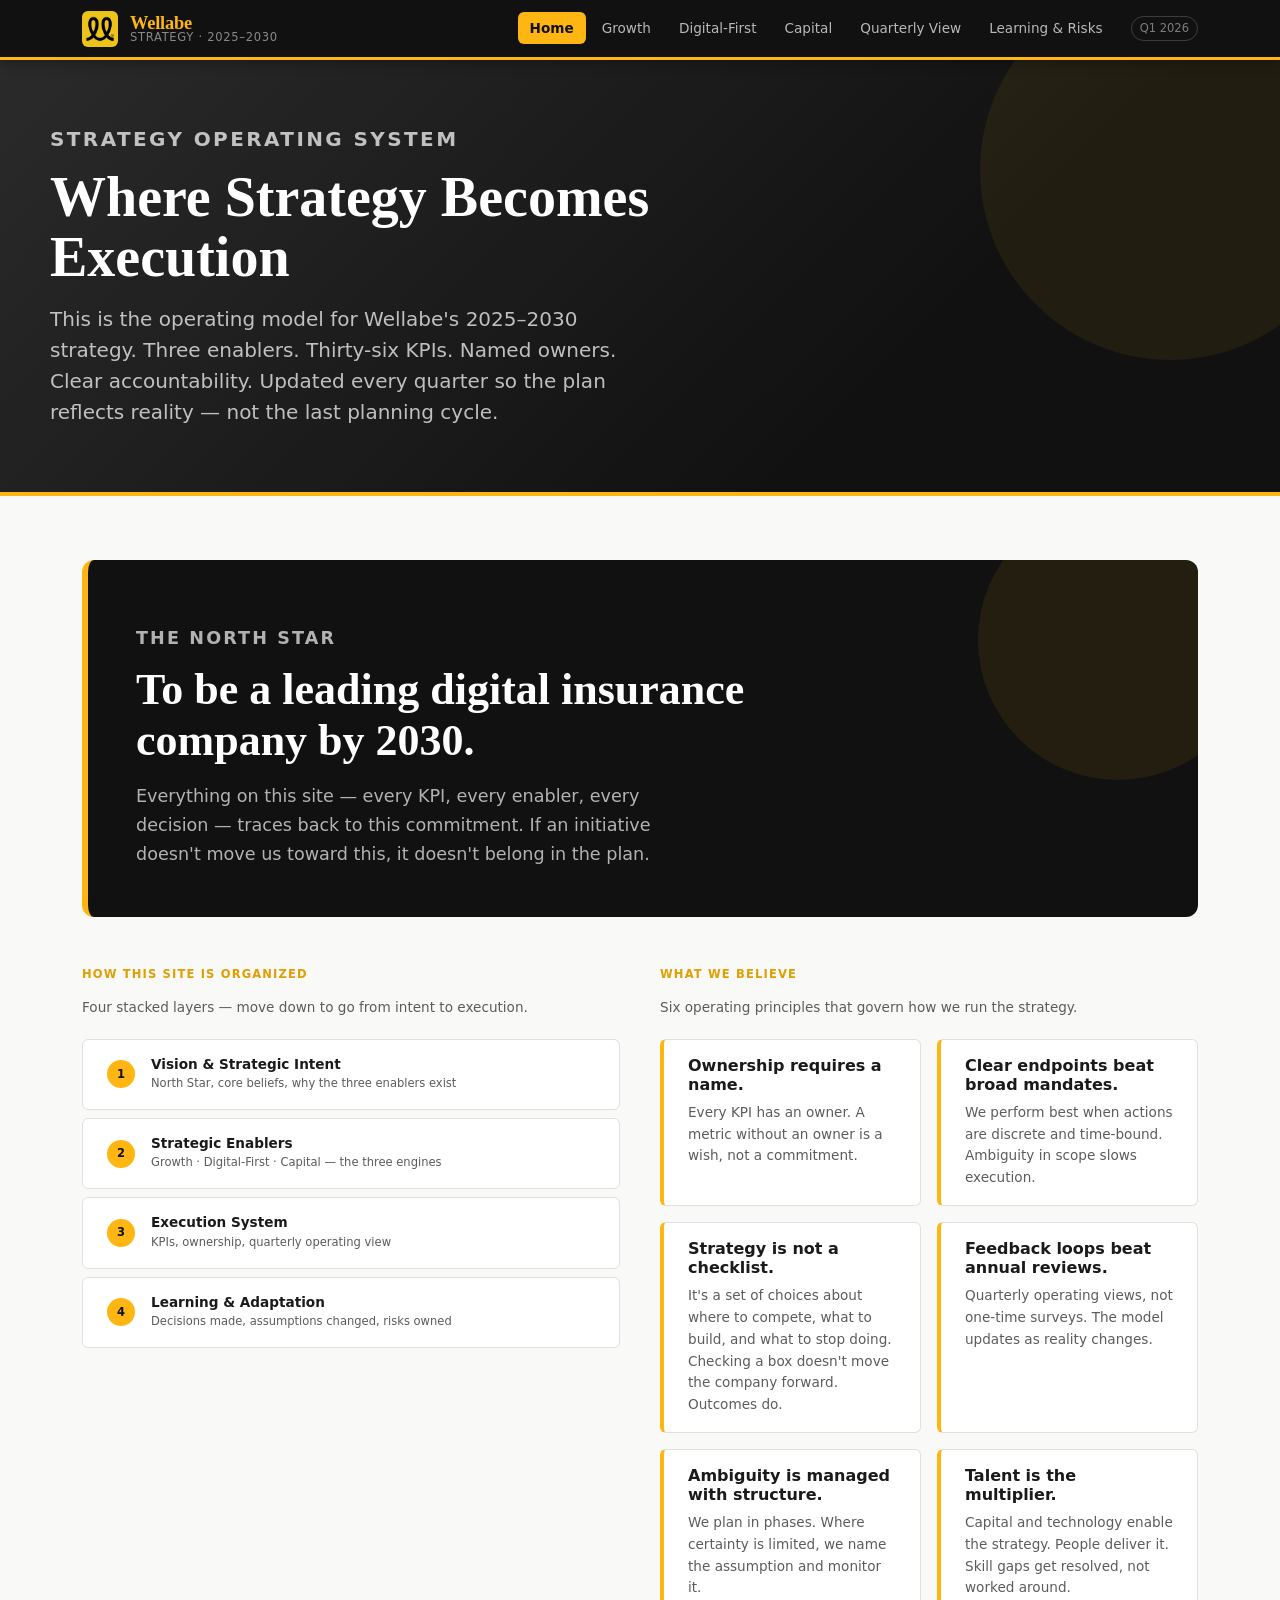
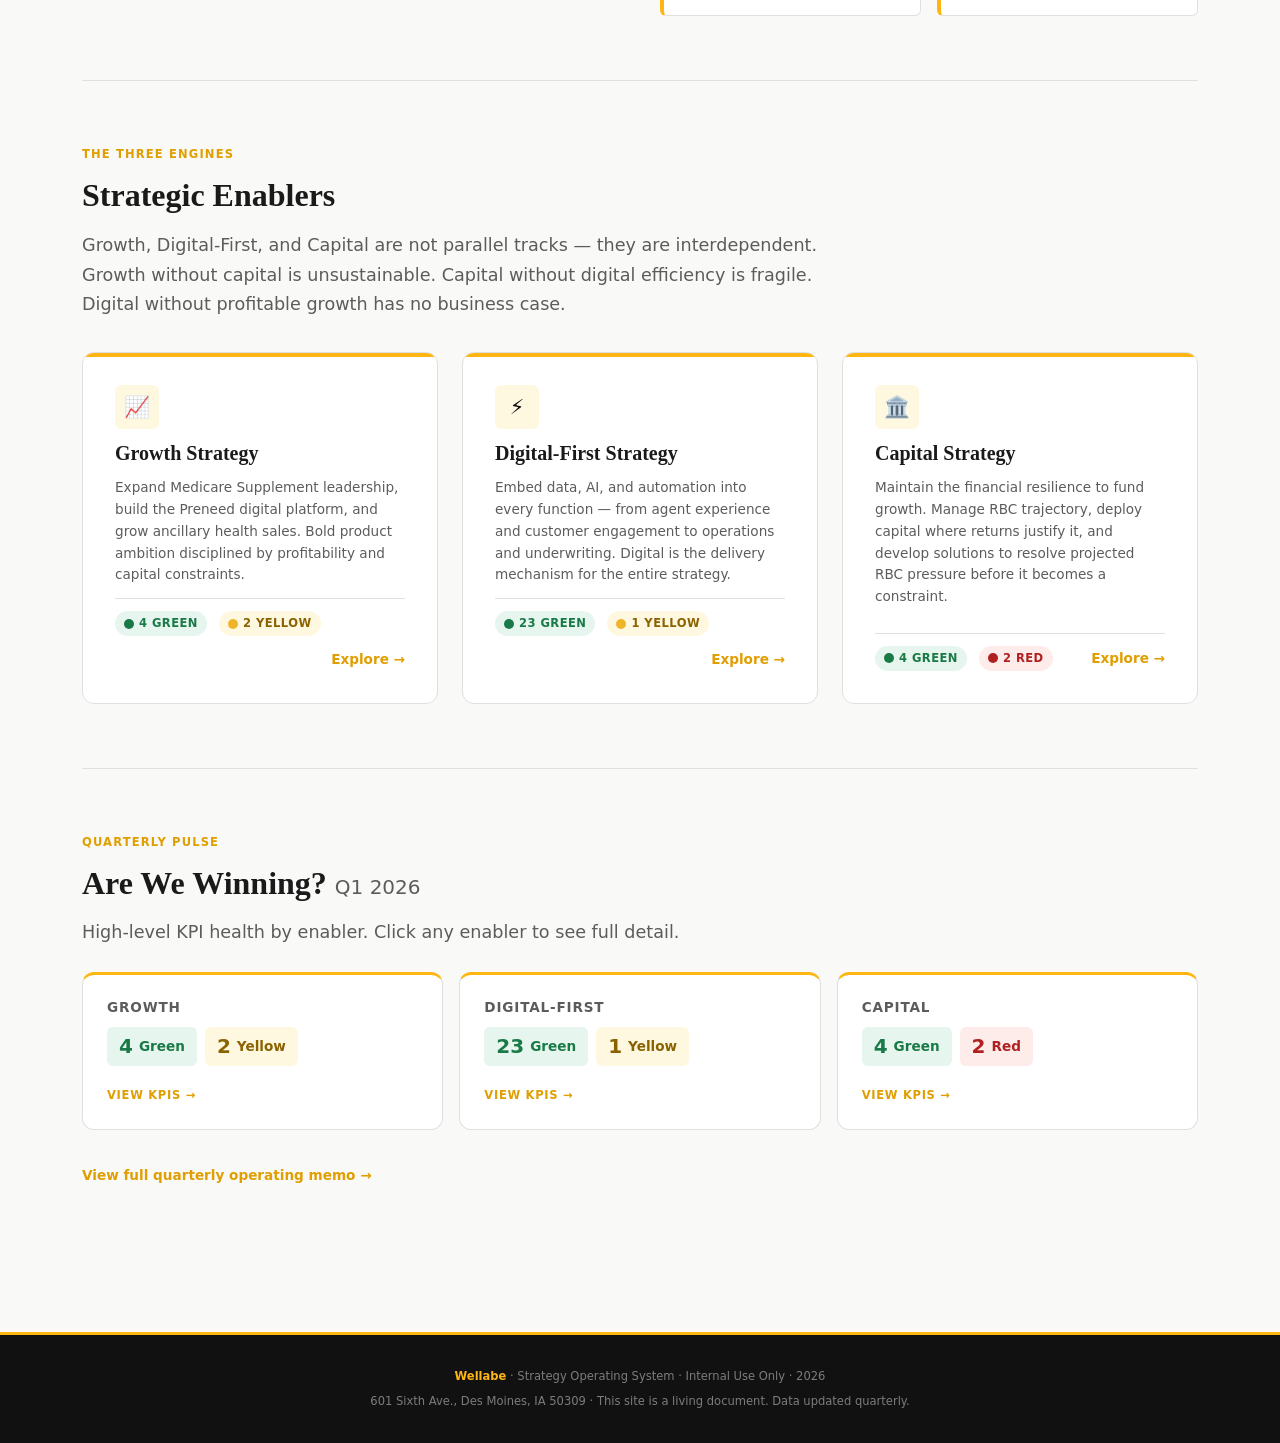
<file: index.html>
<!DOCTYPE html>
<html lang="en">
<head>
  <meta charset="UTF-8">
  <meta name="viewport" content="width=device-width, initial-scale=1.0">
  <title>Strategy Operating System — Wellabe</title>
  <link rel="stylesheet" href="css/style.css">
  <!-- Favicon inline SVG workaround -->
  <link rel="icon" href="data:image/svg+xml,<svg xmlns='http://www.w3.org/2000/svg' viewBox='0 0 32 32'><text y='26' font-size='24'>🏢</text></svg>">
</head>
<body data-section="all">

<!-- ============================================================
     NAVIGATION
     ============================================================ -->
<nav class="site-nav" role="navigation" aria-label="Main navigation">
  <div class="nav-inner">
    <a href="index.html" class="nav-logo" aria-label="Wellabe Strategy Home">
      <img src="img/wellabe-logo.png" alt="Wellabe" class="nav-logo-img">
      <div class="nav-logo-text">
        <span class="nav-logo-brand">Wellabe</span>
        <span class="nav-logo-sub">Strategy · 2025–2030</span>
      </div>
    </a>
    <button class="nav-hamburger" id="nav-hamburger" aria-label="Open navigation">
      <span></span><span></span><span></span>
    </button>
    <ul class="nav-links" id="nav-links" role="list">
      <li><a href="index.html"     class="nav-link" data-page="index.html">Home</a></li>
      <li><a href="growth.html"    class="nav-link" data-page="growth.html">Growth</a></li>
      <li><a href="digital.html"   class="nav-link" data-page="digital.html">Digital-First</a></li>
      <li><a href="capital.html"   class="nav-link" data-page="capital.html">Capital</a></li>
      <li><a href="quarterly.html" class="nav-link" data-page="quarterly.html">Quarterly View</a></li>
      <li><a href="learning.html"  class="nav-link" data-page="learning.html">Learning &amp; Risks</a></li>
      <span class="nav-badge" id="kpi-quarter"></span>
    </ul>
  </div>
</nav>

<!-- ============================================================
     PAGE HEADER
     ============================================================ -->
<header class="page-header">
  <div class="page-header-inner">
    <p class="page-header-eyebrow">Strategy Operating System</p>
    <h1>Where Strategy Becomes Execution</h1>
    <p>This is the operating model for Wellabe's 2025–2030 strategy. Three enablers. Thirty-six KPIs. Named owners. Clear accountability. Updated every quarter so the plan reflects reality — not the last planning cycle.</p>
  </div>
</header>

<!-- ============================================================
     MAIN CONTENT
     ============================================================ -->
<main>
  <div class="page-wrap">

    <!-- NORTH STAR -->
    <section class="section" aria-labelledby="northstar-heading">
      <div class="north-star-block">
        <p class="north-star-label">The North Star</p>
        <h2 id="northstar-heading">To be a leading digital insurance company by 2030.</h2>
        <p>Everything on this site — every KPI, every enabler, every decision — traces back to this commitment. If an initiative doesn't move us toward this, it doesn't belong in the plan.</p>
      </div>

      <!-- Strategy layer diagram -->
      <div class="two-col" style="align-items:start; gap:2.5rem;">
        <div>
          <p class="section-label">How This Site Is Organized</p>
          <p style="font-size:var(--text-sm);color:var(--wb-muted);margin-bottom:1.25rem;">Four stacked layers — move down to go from intent to execution.</p>
          <div class="strategy-layers">
            <div class="strategy-layer">
              <div class="strategy-layer-num">1</div>
              <div class="strategy-layer-body">
                <h4>Vision &amp; Strategic Intent</h4>
                <p>North Star, core beliefs, why the three enablers exist</p>
              </div>
            </div>
            <div class="strategy-layer">
              <div class="strategy-layer-num">2</div>
              <div class="strategy-layer-body">
                <h4>Strategic Enablers</h4>
                <p>Growth · Digital-First · Capital — the three engines</p>
              </div>
            </div>
            <div class="strategy-layer">
              <div class="strategy-layer-num">3</div>
              <div class="strategy-layer-body">
                <h4>Execution System</h4>
                <p>KPIs, ownership, quarterly operating view</p>
              </div>
            </div>
            <div class="strategy-layer">
              <div class="strategy-layer-num">4</div>
              <div class="strategy-layer-body">
                <h4>Learning &amp; Adaptation</h4>
                <p>Decisions made, assumptions changed, risks owned</p>
              </div>
            </div>
          </div>
        </div>

        <div>
          <p class="section-label">What We Believe</p>
          <p style="font-size:var(--text-sm);color:var(--wb-muted);margin-bottom:1.25rem;">Six operating principles that govern how we run the strategy.</p>
          <div class="belief-grid">
            <div class="belief-card">
              <h4>Ownership requires a name.</h4>
              <p>Every KPI has an owner. A metric without an owner is a wish, not a commitment.</p>
            </div>
            <div class="belief-card">
              <h4>Clear endpoints beat broad mandates.</h4>
              <p>We perform best when actions are discrete and time-bound. Ambiguity in scope slows execution.</p>
            </div>
            <div class="belief-card">
              <h4>Strategy is not a checklist.</h4>
              <p>It's a set of choices about where to compete, what to build, and what to stop doing. Checking a box doesn't move the company forward. Outcomes do.</p>
            </div>
            <div class="belief-card">
              <h4>Feedback loops beat annual reviews.</h4>
              <p>Quarterly operating views, not one-time surveys. The model updates as reality changes.</p>
            </div>
            <div class="belief-card">
              <h4>Ambiguity is managed with structure.</h4>
              <p>We plan in phases. Where certainty is limited, we name the assumption and monitor it.</p>
            </div>
            <div class="belief-card">
              <h4>Talent is the multiplier.</h4>
              <p>Capital and technology enable the strategy. People deliver it. Skill gaps get resolved, not worked around.</p>
            </div>
          </div>
        </div>
      </div>
    </section>

    <!-- THREE STRATEGIC ENABLERS -->
    <section class="section" aria-labelledby="enablers-heading">
      <p class="section-label">The Three Engines</p>
      <h2 class="section-title" id="enablers-heading">Strategic Enablers</h2>
      <p class="section-body" style="margin-bottom:var(--space-6);">Growth, Digital-First, and Capital are not parallel tracks — they are interdependent. Growth without capital is unsustainable. Capital without digital efficiency is fragile. Digital without profitable growth has no business case.</p>

      <div class="enabler-grid">

        <!-- Growth -->
        <a href="growth.html" class="enabler-tile growth" aria-label="Growth Strategy enabler page">
          <div class="enabler-tile-accent"></div>
          <div class="enabler-tile-icon">📈</div>
          <h3>Growth Strategy</h3>
          <p>Expand Medicare Supplement leadership, build the Preneed digital platform, and grow ancillary health sales. Bold product ambition disciplined by profitability and capital constraints.</p>
          <div class="enabler-tile-status">
            <span class="status-chip green"><span class="status-dot green"></span>4 Green</span>
            <span class="status-chip yellow"><span class="status-dot yellow"></span>2 Yellow</span>
            <span class="enabler-tile-link">Explore →</span>
          </div>
        </a>

        <!-- Digital-First -->
        <a href="digital.html" class="enabler-tile digital" aria-label="Digital-First Strategy enabler page">
          <div class="enabler-tile-accent"></div>
          <div class="enabler-tile-icon">⚡</div>
          <h3>Digital-First Strategy</h3>
          <p>Embed data, AI, and automation into every function — from agent experience and customer engagement to operations and underwriting. Digital is the delivery mechanism for the entire strategy.</p>
          <div class="enabler-tile-status">
            <span class="status-chip green"><span class="status-dot green"></span>23 Green</span>
            <span class="status-chip yellow"><span class="status-dot yellow"></span>1 Yellow</span>
            <span class="enabler-tile-link">Explore →</span>
          </div>
        </a>

        <!-- Capital -->
        <a href="capital.html" class="enabler-tile capital" aria-label="Capital Strategy enabler page">
          <div class="enabler-tile-accent"></div>
          <div class="enabler-tile-icon">🏛️</div>
          <h3>Capital Strategy</h3>
          <p>Maintain the financial resilience to fund growth. Manage RBC trajectory, deploy capital where returns justify it, and develop solutions to resolve projected RBC pressure before it becomes a constraint.</p>
          <div class="enabler-tile-status">
            <span class="status-chip green"><span class="status-dot green"></span>4 Green</span>
            <span class="status-chip red"><span class="status-dot red"></span>2 Red</span>
            <span class="enabler-tile-link">Explore →</span>
          </div>
        </a>

      </div>
    </section>


    <!-- ARE WE WINNING? SNAPSHOT -->
    <section class="section" aria-labelledby="winning-heading">
      <p class="section-label">Quarterly Pulse</p>
      <h2 class="section-title" id="winning-heading">Are We Winning? <span id="kpi-quarter" style="font-size:var(--text-lg);color:var(--wb-muted);font-family:var(--font-body);font-weight:400;"></span></h2>
      <p class="section-body" style="margin-bottom:var(--space-5);">High-level KPI health by enabler. Click any enabler to see full detail.</p>

      <!-- Summary pills — populated by JS -->
      <div id="kpi-summary" class="kpi-summary-bar" aria-live="polite"></div>

      <a href="quarterly.html" style="display:inline-flex;align-items:center;gap:0.4rem;font-size:var(--text-sm);font-weight:600;color:var(--wb-yellow-dark);">
        View full quarterly operating memo →
      </a>
    </section>

  </div><!-- /page-wrap -->
</main>

<!-- ============================================================
     FOOTER
     ============================================================ -->
<footer class="site-footer" role="contentinfo">
  <p><strong>Wellabe</strong> · Strategy Operating System · Internal Use Only · <span id="footer-year"></span></p>
  <p style="margin-top:0.4rem">601 Sixth Ave., Des Moines, IA 50309 · This site is a living document. Data updated quarterly.</p>
</footer>

<script src="js/main.js"></script>
<script>
  document.getElementById('footer-year').textContent = new Date().getFullYear();
</script>
</body>
</html>
</file>
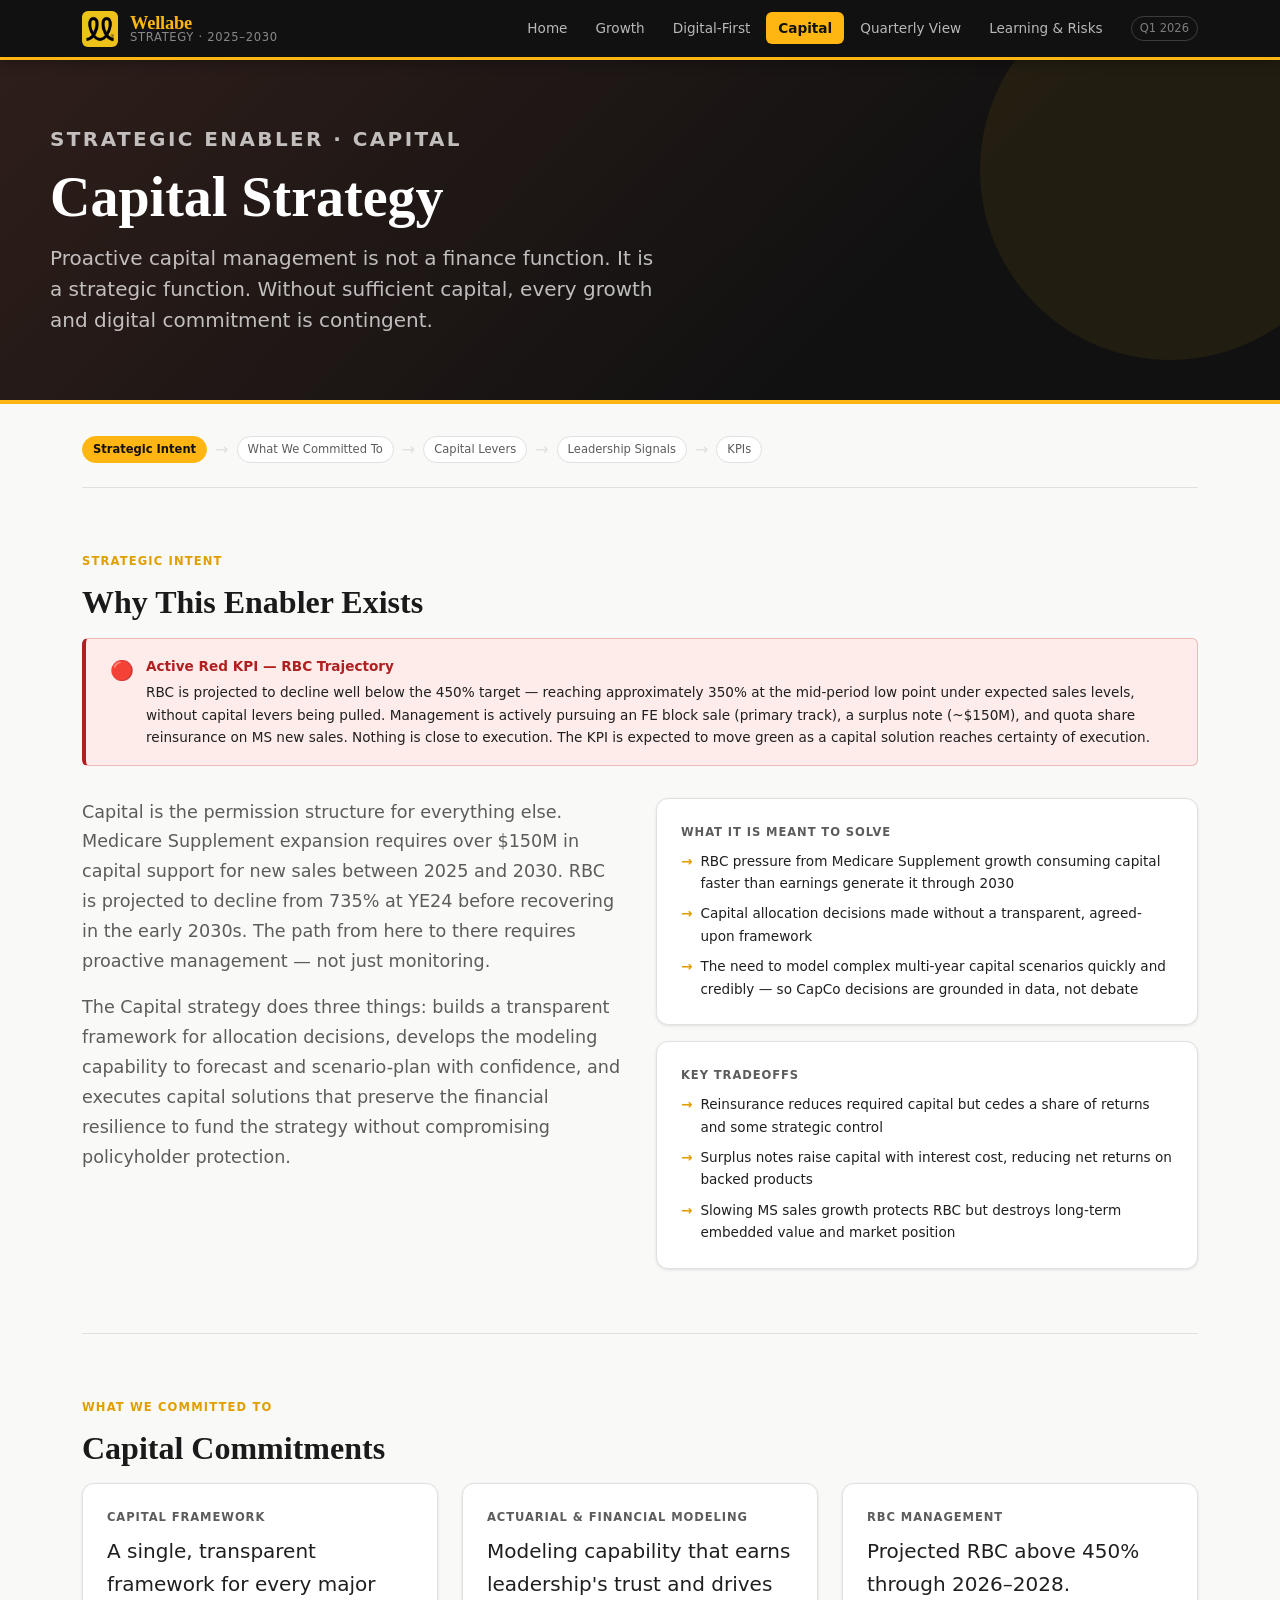
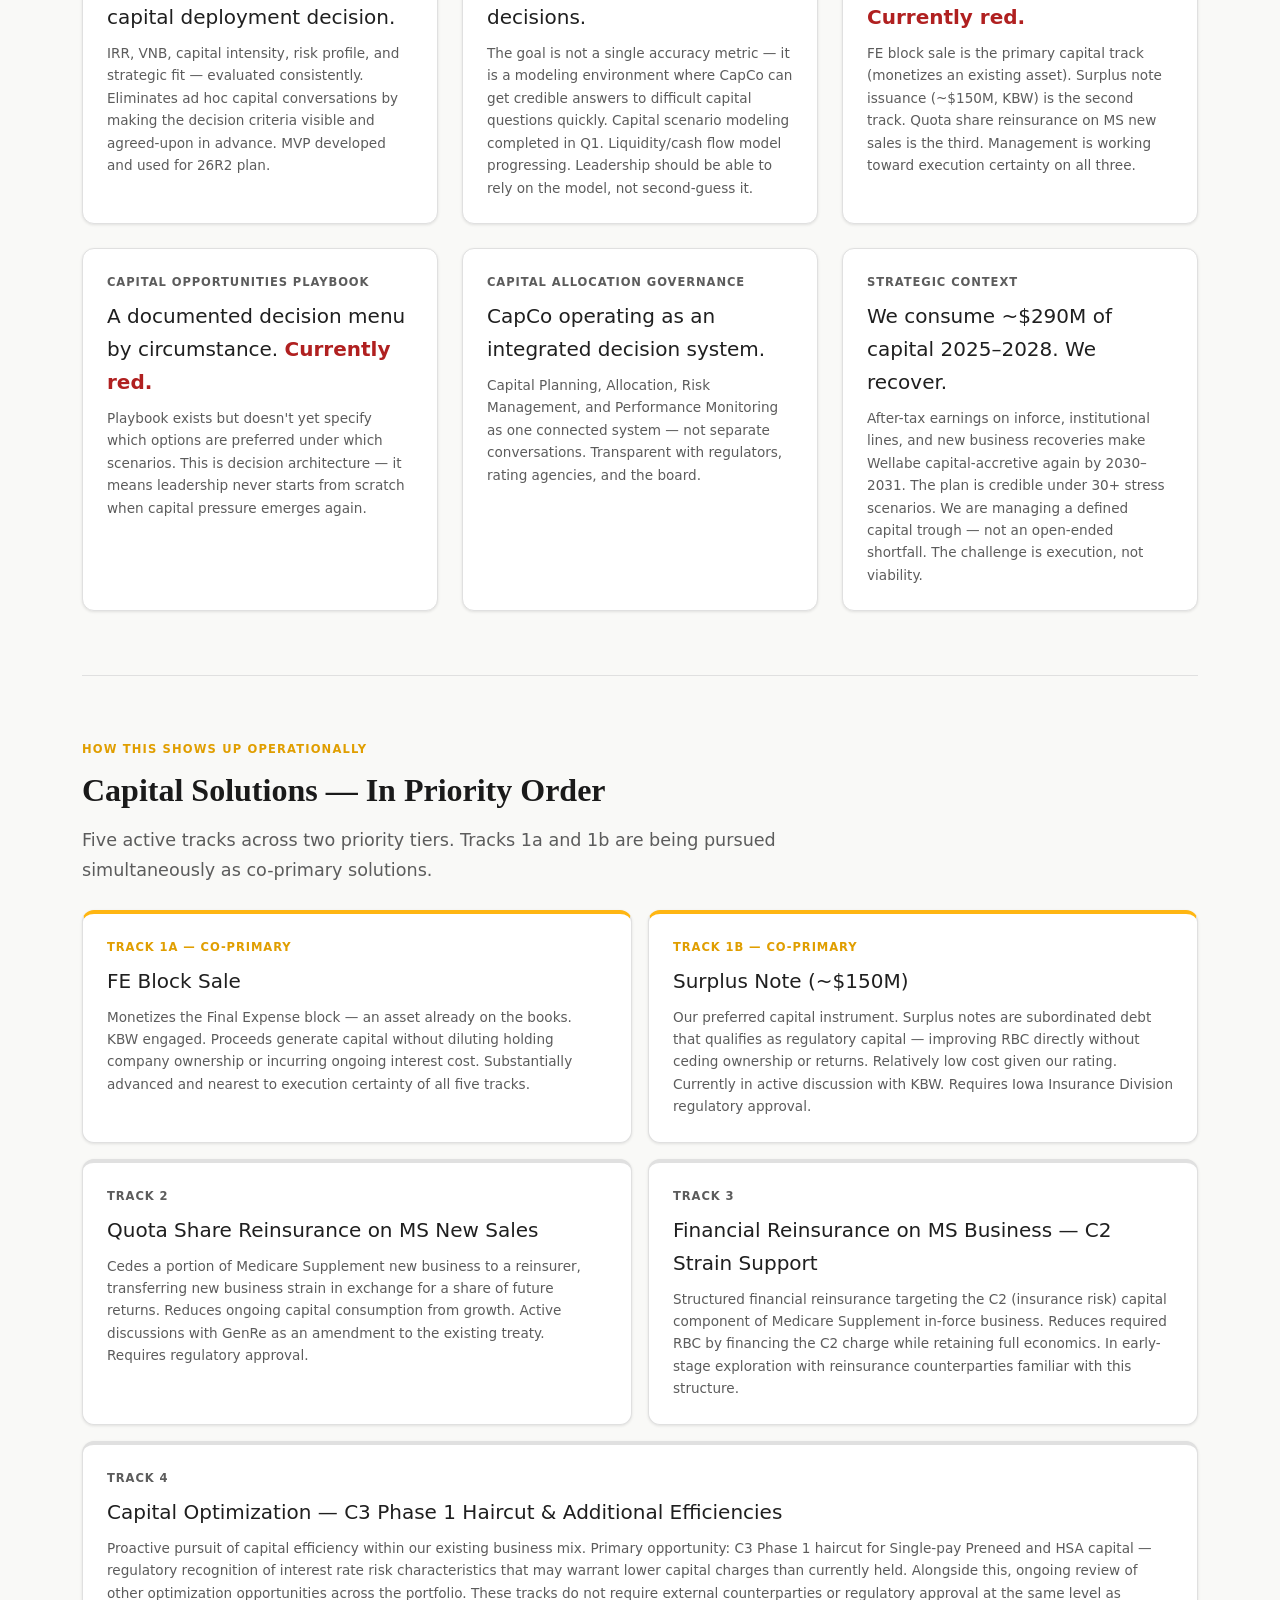
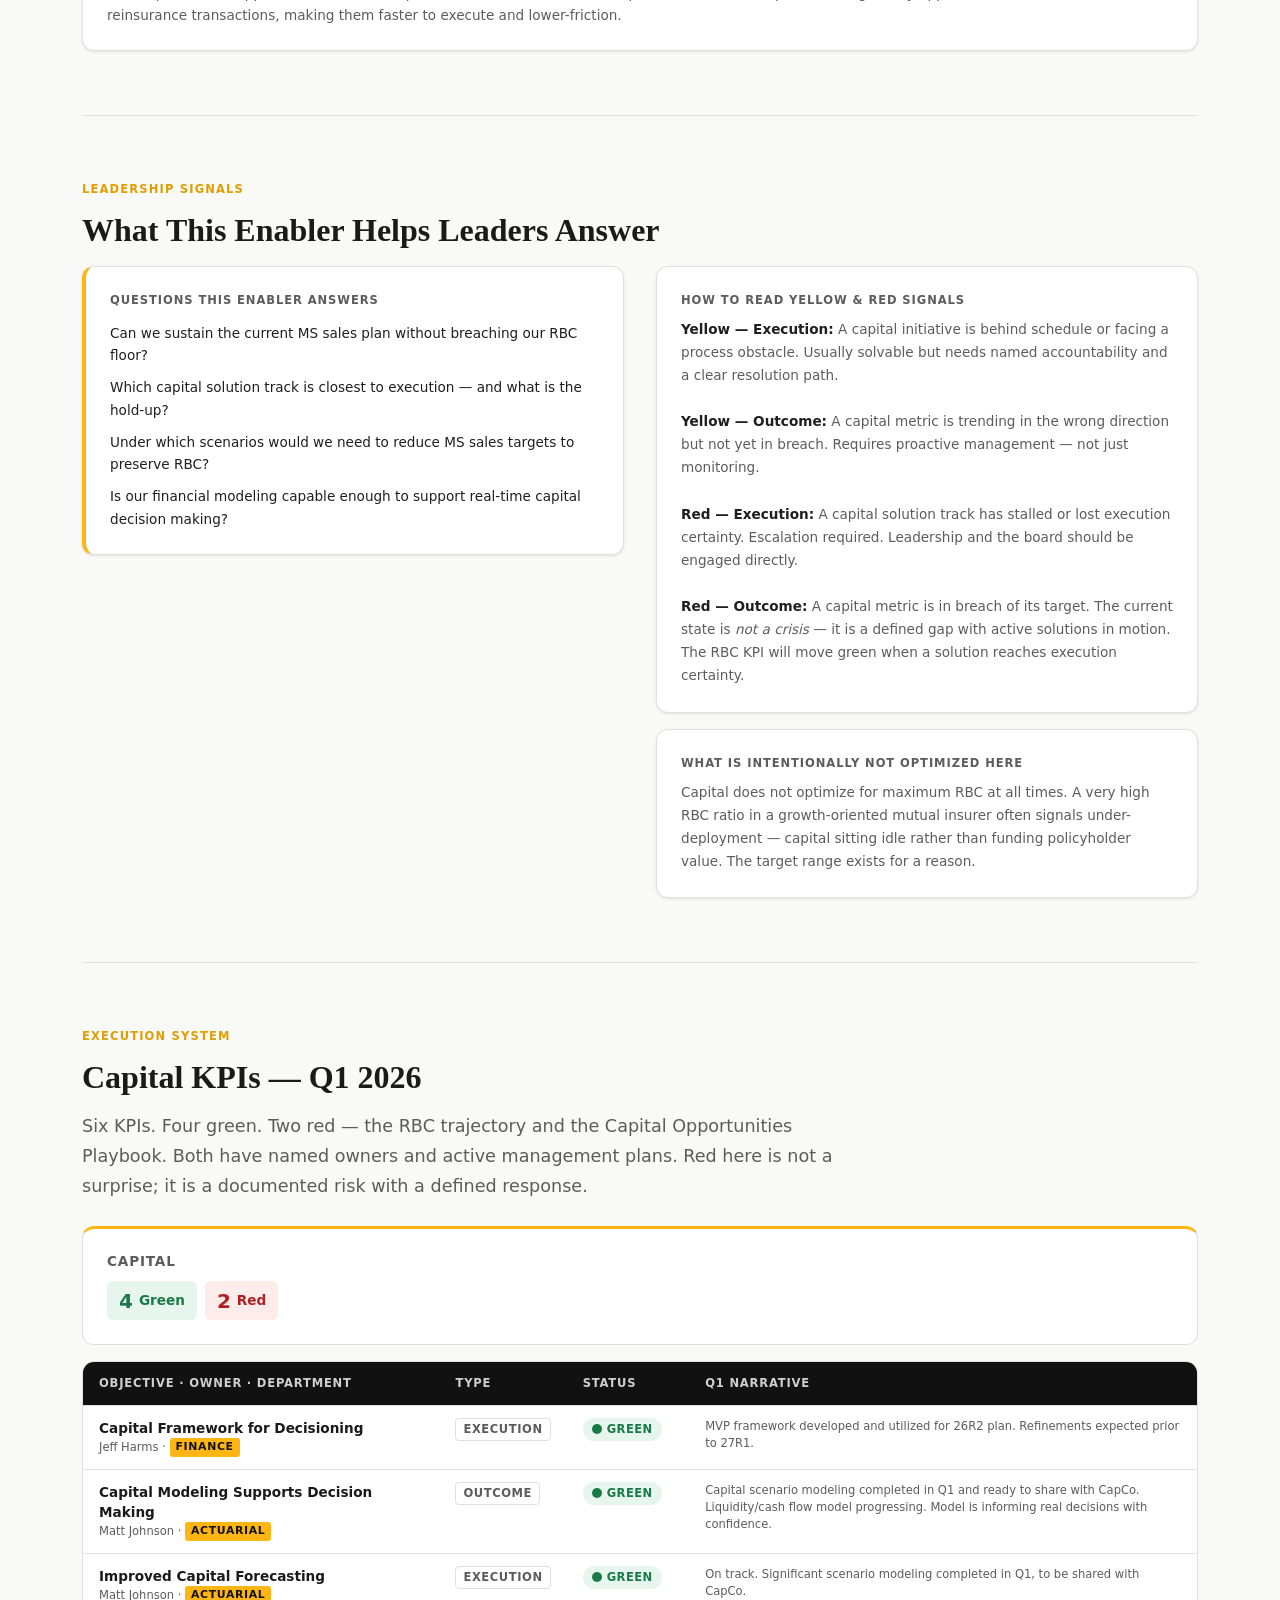
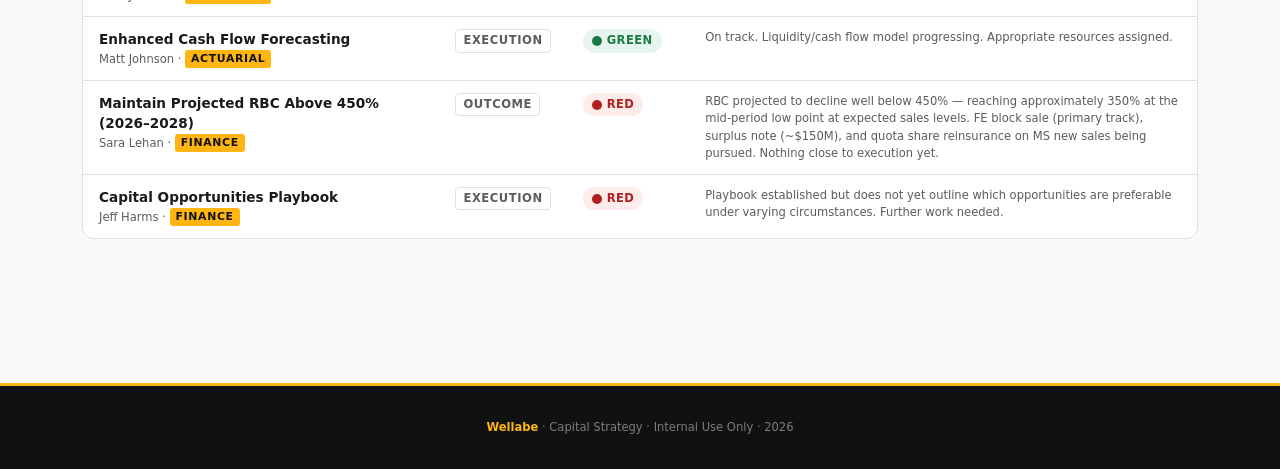
<file: capital.html>
<!DOCTYPE html>
<html lang="en">
<head>
  <meta charset="UTF-8">
  <meta name="viewport" content="width=device-width, initial-scale=1.0">
  <title>Capital Strategy — Wellabe 2025–2030</title>
  <link rel="stylesheet" href="css/style.css">
</head>
<body data-section="capital">

<nav class="site-nav" role="navigation" aria-label="Main navigation">
  <div class="nav-inner">
    <a href="index.html" class="nav-logo" aria-label="Wellabe Strategy Home">
      <img src="img/wellabe-logo.png" alt="Wellabe" class="nav-logo-img">
      <div class="nav-logo-text">
        <span class="nav-logo-brand">Wellabe</span>
        <span class="nav-logo-sub">Strategy · 2025–2030</span>
      </div>
    </a>
    <button class="nav-hamburger" id="nav-hamburger" aria-label="Open navigation">
      <span></span><span></span><span></span>
    </button>
    <ul class="nav-links" id="nav-links" role="list">
      <li><a href="index.html"     class="nav-link" data-page="index.html">Home</a></li>
      <li><a href="growth.html"    class="nav-link" data-page="growth.html">Growth</a></li>
      <li><a href="digital.html"   class="nav-link" data-page="digital.html">Digital-First</a></li>
      <li><a href="capital.html"   class="nav-link" data-page="capital.html">Capital</a></li>
      <li><a href="quarterly.html" class="nav-link" data-page="quarterly.html">Quarterly View</a></li>
      <li><a href="learning.html"  class="nav-link" data-page="learning.html">Learning &amp; Risks</a></li>
      <span class="nav-badge" id="kpi-quarter"></span>
    </ul>
  </div>
</nav>

<header class="page-header capital">
  <div class="page-header-inner">
    <p class="page-header-eyebrow">Strategic Enabler · Capital</p>
    <h1>Capital Strategy</h1>
    <p>Proactive capital management is not a finance function. It is a strategic function. Without sufficient capital, every growth and digital commitment is contingent.</p>
  </div>
</header>

<main>
  <div class="page-wrap">

    <!-- PAGE NAVIGATION -->
    <section class="section" style="padding-bottom:0;padding-top:var(--space-6);">
      <div class="trace-chain">
        <span class="trace-chain-item active"><a href="#intent">Strategic Intent</a></span>
        <span class="trace-chain-arrow">→</span>
        <span class="trace-chain-item"><a href="#objectives">What We Committed To</a></span>
        <span class="trace-chain-arrow">→</span>
        <span class="trace-chain-item"><a href="#levers">Capital Levers</a></span>
        <span class="trace-chain-arrow">→</span>
        <span class="trace-chain-item"><a href="#signals">Leadership Signals</a></span>
        <span class="trace-chain-arrow">→</span>
        <span class="trace-chain-item"><a href="#kpis">KPIs</a></span>
      </div>
    </section>

    <!-- STRATEGIC INTENT -->
    <section id="intent" class="section" aria-labelledby="intent-heading">
      <p class="section-label">Strategic Intent</p>
      <h2 class="section-title" id="intent-heading">Why This Enabler Exists</h2>

      <!-- Active Red KPI alert -->
      <div style="background:var(--status-red-bg);border:1px solid rgba(176,32,32,0.25);border-left:4px solid var(--status-red);border-radius:var(--radius);padding:var(--space-4) var(--space-5);margin-bottom:var(--space-6);">
        <div style="display:flex;align-items:flex-start;gap:var(--space-3);">
          <span style="font-size:1.2rem;flex-shrink:0;">🔴</span>
          <div>
            <p style="font-weight:700;color:var(--status-red);font-size:var(--text-sm);">Active Red KPI — RBC Trajectory</p>
            <p style="font-size:var(--text-sm);color:var(--wb-ink);margin-top:0.25rem;">RBC is projected to decline well below the 450% target — reaching approximately 350% at the mid-period low point under expected sales levels, without capital levers being pulled. Management is actively pursuing an FE block sale (primary track), a surplus note (~$150M), and quota share reinsurance on MS new sales. Nothing is close to execution. The KPI is expected to move green as a capital solution reaches certainty of execution.</p>
          </div>
        </div>
      </div>

      <div class="two-col">
        <div>
          <p class="section-body">Capital is the permission structure for everything else. Medicare Supplement expansion requires over $150M in capital support for new sales between 2025 and 2030. RBC is projected to decline from 735% at YE24 before recovering in the early 2030s. The path from here to there requires proactive management — not just monitoring.</p>
          <p class="section-body" style="margin-top:1rem;">The Capital strategy does three things: builds a transparent framework for allocation decisions, develops the modeling capability to forecast and scenario-plan with confidence, and executes capital solutions that preserve the financial resilience to fund the strategy without compromising policyholder protection.</p>
        </div>
        <div>
          <div class="card" style="margin-bottom:var(--space-4);">
            <p class="card-label">What It Is Meant To Solve</p>
            <ul style="display:flex;flex-direction:column;gap:0.5rem;margin-top:0.5rem;">
              <li style="font-size:var(--text-sm);color:var(--wb-ink);display:flex;gap:0.5rem;"><span style="color:var(--wb-yellow-dark);font-weight:700;">→</span>RBC pressure from Medicare Supplement growth consuming capital faster than earnings generate it through 2030</li>
              <li style="font-size:var(--text-sm);color:var(--wb-ink);display:flex;gap:0.5rem;"><span style="color:var(--wb-yellow-dark);font-weight:700;">→</span>Capital allocation decisions made without a transparent, agreed-upon framework</li>
              <li style="font-size:var(--text-sm);color:var(--wb-ink);display:flex;gap:0.5rem;"><span style="color:var(--wb-yellow-dark);font-weight:700;">→</span>The need to model complex multi-year capital scenarios quickly and credibly — so CapCo decisions are grounded in data, not debate</li>
            </ul>
          </div>
          <div class="card">
            <p class="card-label">Key Tradeoffs</p>
            <ul style="display:flex;flex-direction:column;gap:0.5rem;margin-top:0.5rem;">
              <li style="font-size:var(--text-sm);color:var(--wb-ink);display:flex;gap:0.5rem;"><span style="color:var(--wb-yellow-dark);font-weight:700;">→</span>Reinsurance reduces required capital but cedes a share of returns and some strategic control</li>
              <li style="font-size:var(--text-sm);color:var(--wb-ink);display:flex;gap:0.5rem;"><span style="color:var(--wb-yellow-dark);font-weight:700;">→</span>Surplus notes raise capital with interest cost, reducing net returns on backed products</li>
              <li style="font-size:var(--text-sm);color:var(--wb-ink);display:flex;gap:0.5rem;"><span style="color:var(--wb-yellow-dark);font-weight:700;">→</span>Slowing MS sales growth protects RBC but destroys long-term embedded value and market position</li>
            </ul>
          </div>
        </div>
      </div>
    </section>

    <!-- WHAT WE COMMITTED TO -->
    <section id="objectives" class="section" aria-labelledby="objectives-heading">
      <p class="section-label">What We Committed To</p>
      <h2 class="section-title" id="objectives-heading">Capital Commitments</h2>
      <div class="three-col">

        <div class="card">
          <p class="card-label">Capital Framework</p>
          <p class="card-title">A single, transparent framework for every major capital deployment decision.</p>
          <p class="card-body">IRR, VNB, capital intensity, risk profile, and strategic fit — evaluated consistently. Eliminates ad hoc capital conversations by making the decision criteria visible and agreed-upon in advance. MVP developed and used for 26R2 plan.</p>
        </div>

        <div class="card">
          <p class="card-label">Actuarial &amp; Financial Modeling</p>
          <p class="card-title">Modeling capability that earns leadership's trust and drives decisions.</p>
          <p class="card-body">The goal is not a single accuracy metric — it is a modeling environment where CapCo can get credible answers to difficult capital questions quickly. Capital scenario modeling completed in Q1. Liquidity/cash flow model progressing. Leadership should be able to rely on the model, not second-guess it.</p>
        </div>

        <div class="card">
          <p class="card-label">RBC Management</p>
          <p class="card-title">Projected RBC above 450% through 2026–2028. <span style="color:var(--status-red);font-weight:600;">Currently red.</span></p>
          <p class="card-body">FE block sale is the primary capital track (monetizes an existing asset). Surplus note issuance (~$150M, KBW) is the second track. Quota share reinsurance on MS new sales is the third. Management is working toward execution certainty on all three.</p>
        </div>

        <div class="card">
          <p class="card-label">Capital Opportunities Playbook</p>
          <p class="card-title">A documented decision menu by circumstance. <span style="color:var(--status-red);font-weight:600;">Currently red.</span></p>
          <p class="card-body">Playbook exists but doesn't yet specify which options are preferred under which scenarios. This is decision architecture — it means leadership never starts from scratch when capital pressure emerges again.</p>
        </div>

        <div class="card">
          <p class="card-label">Capital Allocation Governance</p>
          <p class="card-title">CapCo operating as an integrated decision system.</p>
          <p class="card-body">Capital Planning, Allocation, Risk Management, and Performance Monitoring as one connected system — not separate conversations. Transparent with regulators, rating agencies, and the board.</p>
        </div>

        <div class="card">
          <p class="card-label">Strategic Context</p>
          <p class="card-title">We consume ~$290M of capital 2025–2028. We recover.</p>
          <p class="card-body">After-tax earnings on inforce, institutional lines, and new business recoveries make Wellabe capital-accretive again by 2030–2031. The plan is credible under 30+ stress scenarios. We are managing a defined capital trough — not an open-ended shortfall. The challenge is execution, not viability.</p>
        </div>

      </div>
    </section>

    <!-- CAPITAL LEVERS — corrected order: FE block sale → surplus note → quota share -->
    <section id="levers" class="section" aria-labelledby="levers-heading">
      <p class="section-label">How This Shows Up Operationally</p>
      <h2 class="section-title" id="levers-heading">Capital Solutions — In Priority Order</h2>
      <p class="section-body" style="margin-bottom:var(--space-5);">Five active tracks across two priority tiers. Tracks 1a and 1b are being pursued simultaneously as co-primary solutions.</p>

      <div style="display:grid;grid-template-columns:1fr 1fr;gap:var(--space-4);">

        <div class="card" style="border-top:4px solid var(--wb-yellow);">
          <p class="card-label" style="color:var(--wb-yellow-dark);font-weight:700;">Track 1a — Co-Primary</p>
          <p class="card-title">FE Block Sale</p>
          <p class="card-body">Monetizes the Final Expense block — an asset already on the books. KBW engaged. Proceeds generate capital without diluting holding company ownership or incurring ongoing interest cost. Substantially advanced and nearest to execution certainty of all five tracks.</p>
        </div>

        <div class="card" style="border-top:4px solid var(--wb-yellow);">
          <p class="card-label" style="color:var(--wb-yellow-dark);font-weight:700;">Track 1b — Co-Primary</p>
          <p class="card-title">Surplus Note (~$150M)</p>
          <p class="card-body">Our preferred capital instrument. Surplus notes are subordinated debt that qualifies as regulatory capital — improving RBC directly without ceding ownership or returns. Relatively low cost given our rating. Currently in active discussion with KBW. Requires Iowa Insurance Division regulatory approval.</p>
        </div>

        <div class="card" style="border-top:4px solid var(--wb-border);">
          <p class="card-label">Track 2</p>
          <p class="card-title">Quota Share Reinsurance on MS New Sales</p>
          <p class="card-body">Cedes a portion of Medicare Supplement new business to a reinsurer, transferring new business strain in exchange for a share of future returns. Reduces ongoing capital consumption from growth. Active discussions with GenRe as an amendment to the existing treaty. Requires regulatory approval.</p>
        </div>

        <div class="card" style="border-top:4px solid var(--wb-border);">
          <p class="card-label">Track 3</p>
          <p class="card-title">Financial Reinsurance on MS Business — C2 Strain Support</p>
          <p class="card-body">Structured financial reinsurance targeting the C2 (insurance risk) capital component of Medicare Supplement in-force business. Reduces required RBC by financing the C2 charge while retaining full economics. In early-stage exploration with reinsurance counterparties familiar with this structure.</p>
        </div>

        <div class="card" style="border-top:4px solid var(--wb-border);grid-column:span 2;">
          <p class="card-label">Track 4</p>
          <p class="card-title">Capital Optimization — C3 Phase 1 Haircut &amp; Additional Efficiencies</p>
          <p class="card-body">Proactive pursuit of capital efficiency within our existing business mix. Primary opportunity: C3 Phase 1 haircut for Single-pay Preneed and HSA capital — regulatory recognition of interest rate risk characteristics that may warrant lower capital charges than currently held. Alongside this, ongoing review of other optimization opportunities across the portfolio. These tracks do not require external counterparties or regulatory approval at the same level as reinsurance transactions, making them faster to execute and lower-friction.</p>
        </div>

      </div>
    </section>

    <!-- LEADERSHIP SIGNALS — moved above KPIs -->
    <section id="signals" class="section" aria-labelledby="signals-heading">
      <p class="section-label">Leadership Signals</p>
      <h2 class="section-title" id="signals-heading">What This Enabler Helps Leaders Answer</h2>
      <div class="two-col">
        <div>
          <div class="card" style="border-left:4px solid var(--wb-yellow);">
            <p class="card-label">Questions This Enabler Answers</p>
            <ul style="display:flex;flex-direction:column;gap:0.6rem;margin-top:0.75rem;">
              <li style="font-size:var(--text-sm);">Can we sustain the current MS sales plan without breaching our RBC floor?</li>
              <li style="font-size:var(--text-sm);">Which capital solution track is closest to execution — and what is the hold-up?</li>
              <li style="font-size:var(--text-sm);">Under which scenarios would we need to reduce MS sales targets to preserve RBC?</li>
              <li style="font-size:var(--text-sm);">Is our financial modeling capable enough to support real-time capital decision making?</li>
            </ul>
          </div>
        </div>
        <div>
          <div class="card">
            <p class="card-label">How to Read Yellow &amp; Red Signals</p>
            <p style="font-size:var(--text-sm);color:var(--wb-muted);margin-top:0.5rem;line-height:1.7;">
              <strong style="color:var(--wb-ink);">Yellow — Execution:</strong> A capital initiative is behind schedule or facing a process obstacle. Usually solvable but needs named accountability and a clear resolution path.<br><br>
              <strong style="color:var(--wb-ink);">Yellow — Outcome:</strong> A capital metric is trending in the wrong direction but not yet in breach. Requires proactive management — not just monitoring.<br><br>
              <strong style="color:var(--wb-ink);">Red — Execution:</strong> A capital solution track has stalled or lost execution certainty. Escalation required. Leadership and the board should be engaged directly.<br><br>
              <strong style="color:var(--wb-ink);">Red — Outcome:</strong> A capital metric is in breach of its target. The current state is <em>not a crisis</em> — it is a defined gap with active solutions in motion. The RBC KPI will move green when a solution reaches execution certainty.
            </p>
          </div>
          <div class="card" style="margin-top:var(--space-4);">
            <p class="card-label">What Is Intentionally Not Optimized Here</p>
            <p style="font-size:var(--text-sm);color:var(--wb-muted);margin-top:0.5rem;line-height:1.7;">Capital does not optimize for maximum RBC at all times. A very high RBC ratio in a growth-oriented mutual insurer often signals under-deployment — capital sitting idle rather than funding policyholder value. The target range exists for a reason.</p>
          </div>
        </div>
      </div>
    </section>

    <!-- KPI SECTION -->
    <section id="kpis" class="section" aria-labelledby="kpi-heading">
      <p class="section-label">Execution System</p>
      <h2 class="section-title" id="kpi-heading">Capital KPIs — <span id="kpi-quarter"></span></h2>
      <p class="section-body" style="margin-bottom:var(--space-5);">Six KPIs. Four green. Two red — the RBC trajectory and the Capital Opportunities Playbook. Both have named owners and active management plans. Red here is not a surprise; it is a documented risk with a defined response.</p>

      <div id="kpi-summary"></div>

      <div class="kpi-table-wrap">
        <table class="kpi-table" aria-label="Capital KPI status table">
          <thead>
            <tr>
              <th style="width:32%">Objective · Owner · Department</th>
              <th style="width:11%">Type</th>
              <th style="width:11%">Status</th>
              <th>Q1 Narrative</th>
            </tr>
          </thead>
          <tbody id="kpi-table-body">
            <tr><td colspan="4" style="padding:2rem;text-align:center;color:var(--wb-muted);">Loading KPI data…</td></tr>
          </tbody>
        </table>
      </div>
    </section>

  </div>
</main>

<footer class="site-footer">
  <p><strong>Wellabe</strong> · Capital Strategy · Internal Use Only · <script>document.write(new Date().getFullYear())</script></p>
</footer>

<script src="js/main.js"></script>
</body>
</html>
</file>
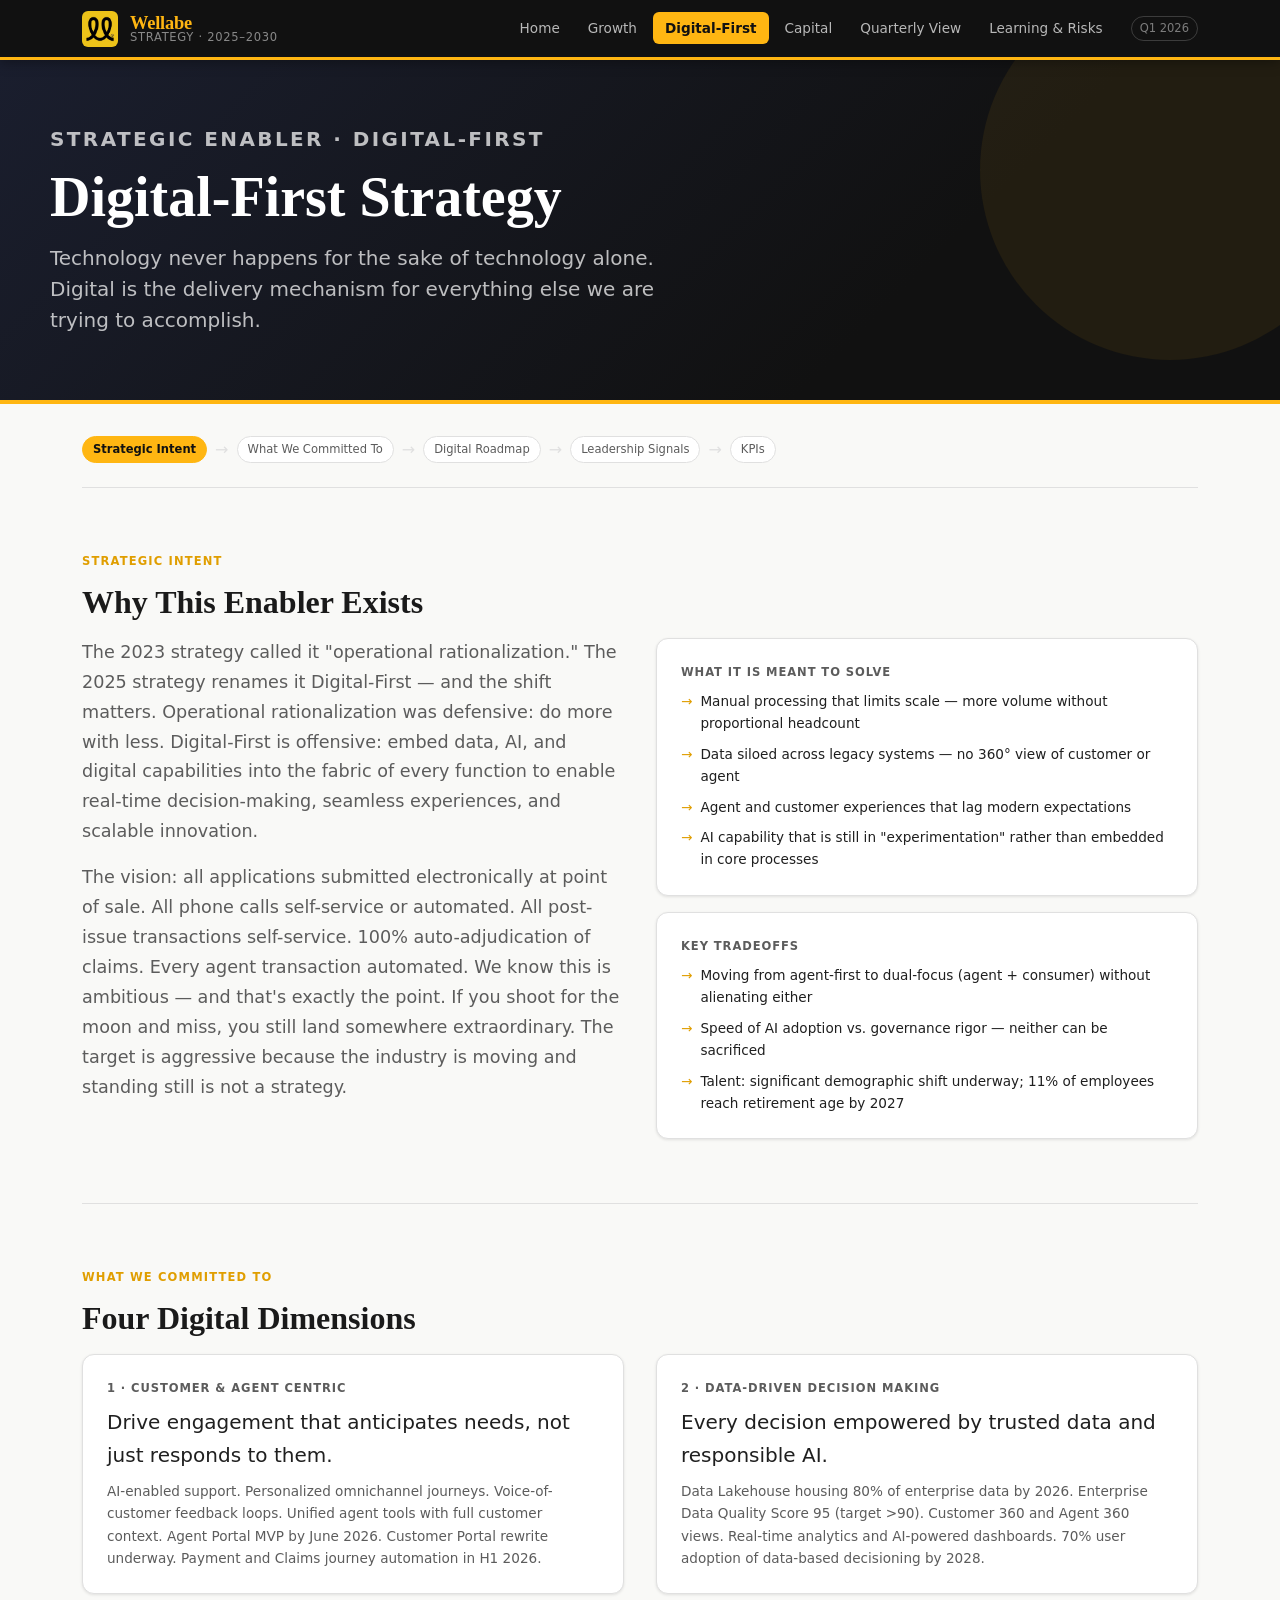
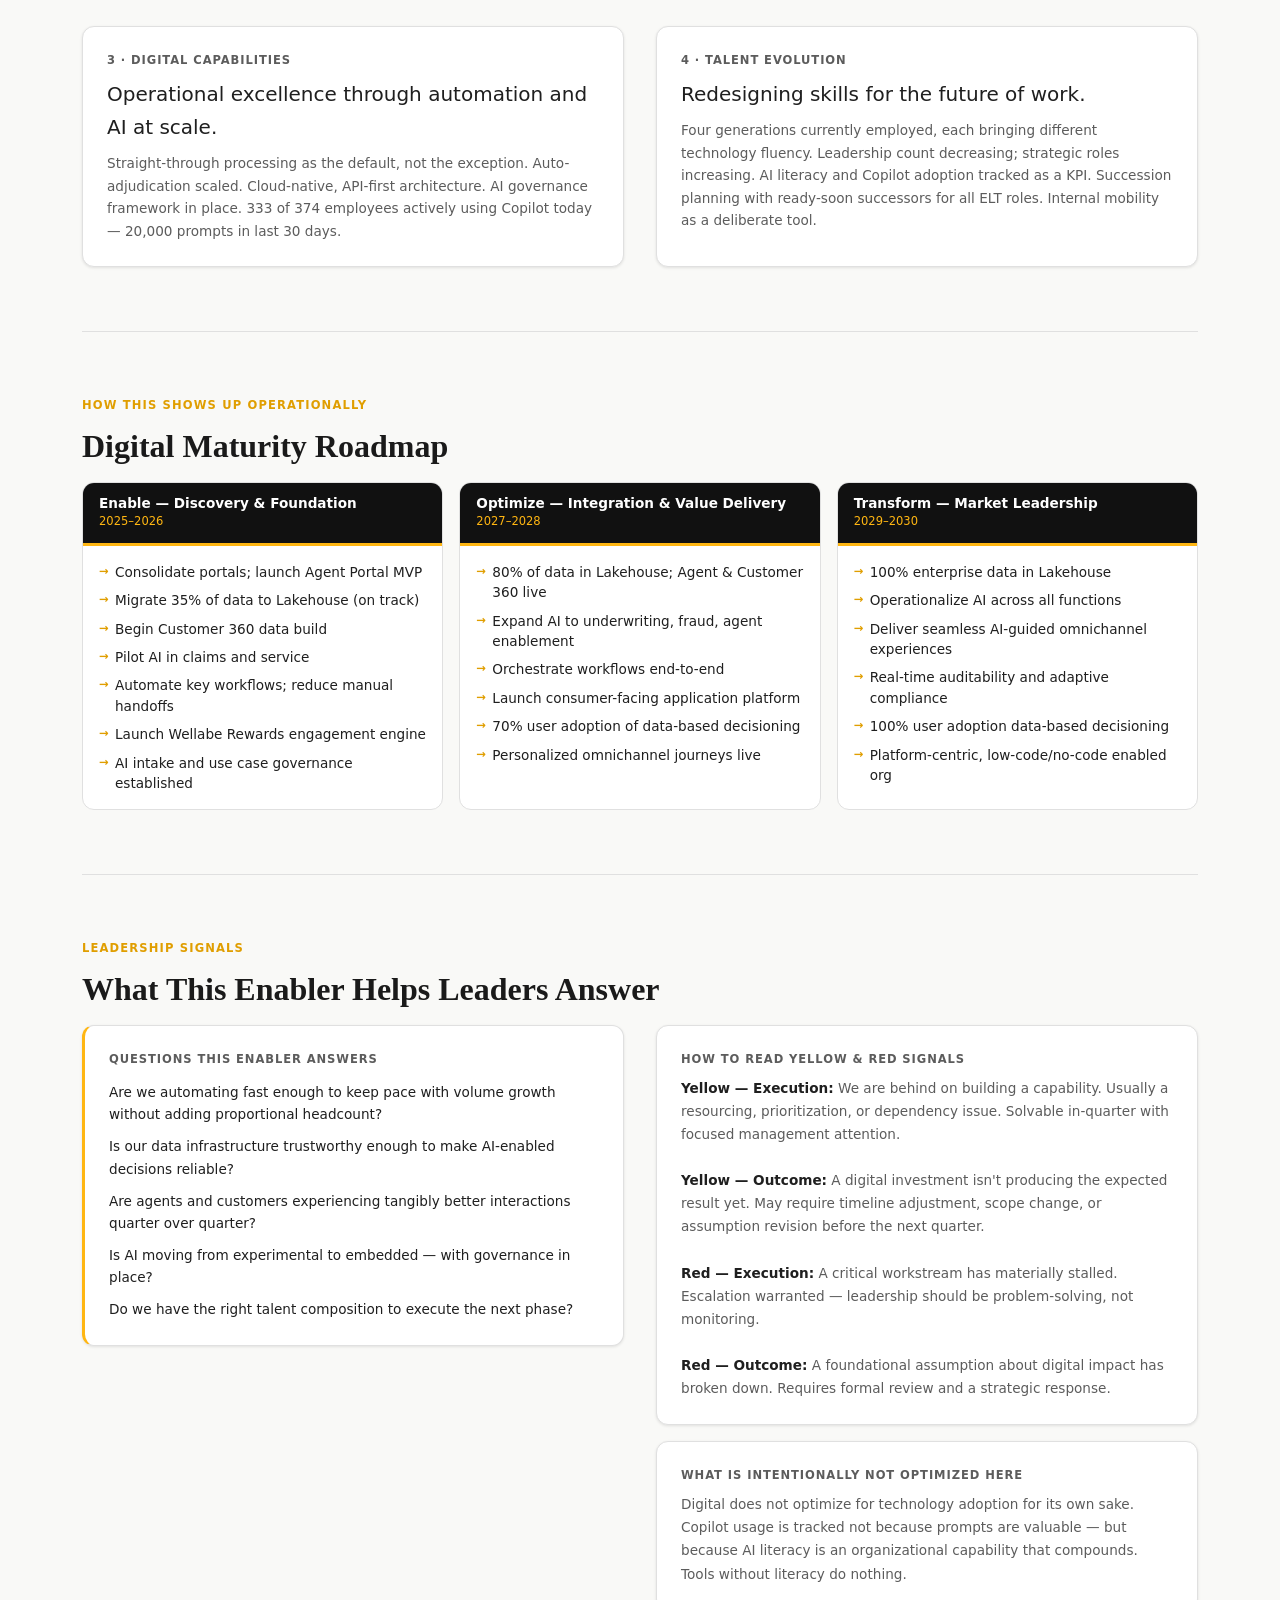
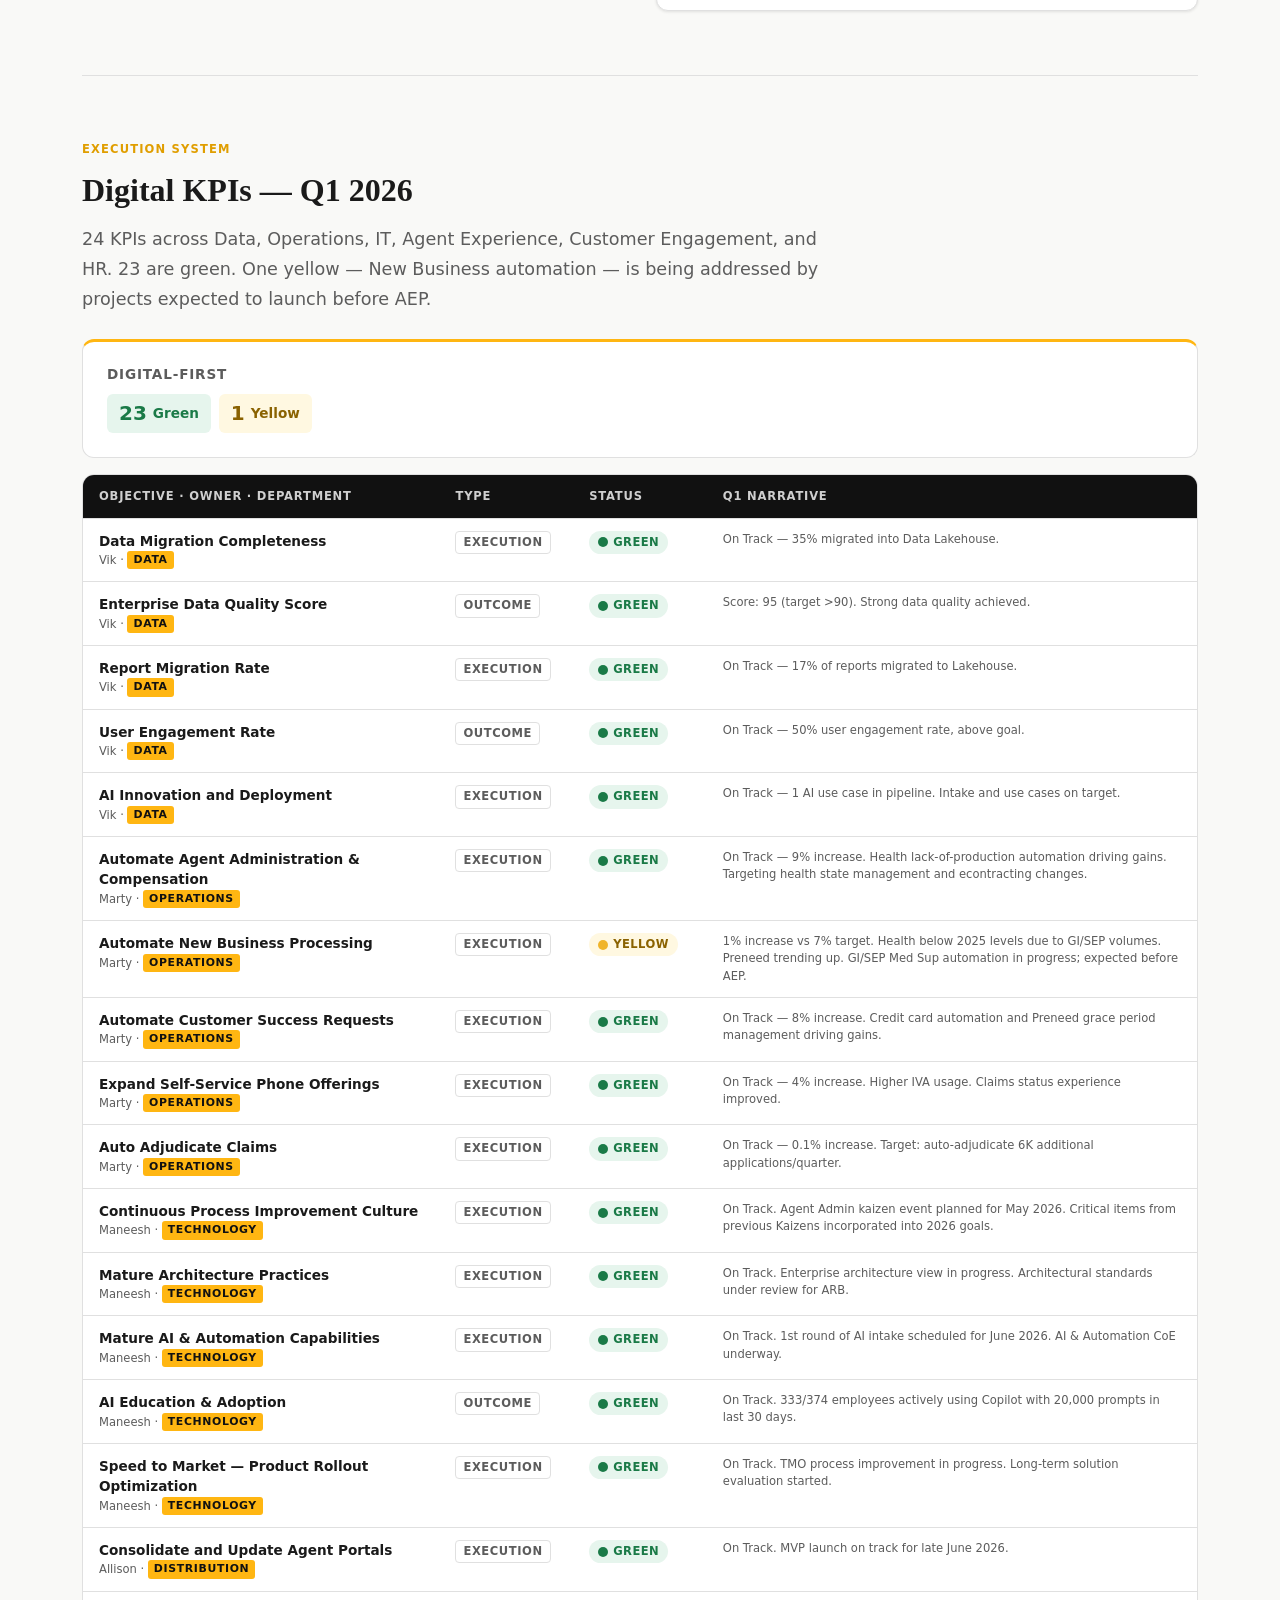
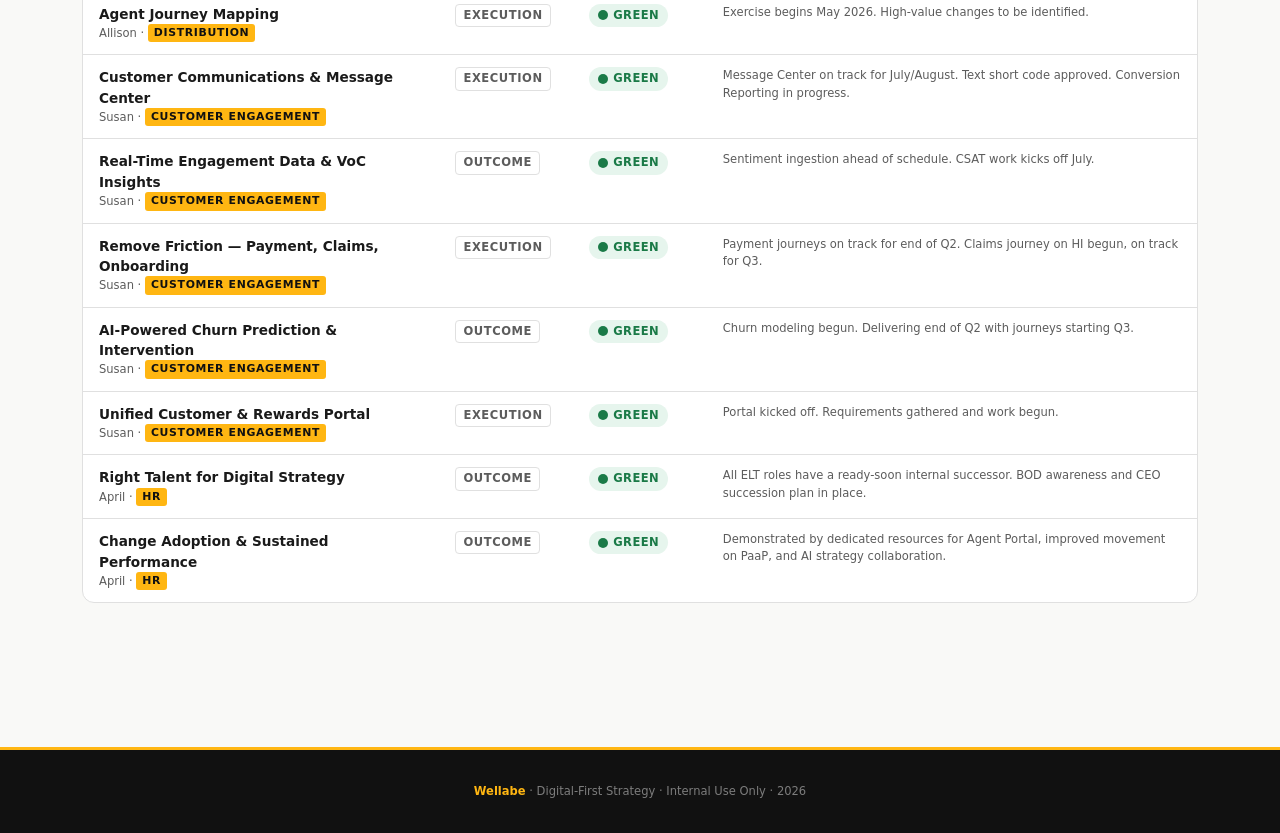
<file: digital.html>
<!DOCTYPE html>
<html lang="en">
<head>
  <meta charset="UTF-8">
  <meta name="viewport" content="width=device-width, initial-scale=1.0">
  <title>Digital-First Strategy — Wellabe 2025–2030</title>
  <link rel="stylesheet" href="css/style.css">
</head>
<body data-section="digital">

<nav class="site-nav" role="navigation" aria-label="Main navigation">
  <div class="nav-inner">
    <a href="index.html" class="nav-logo" aria-label="Wellabe Strategy Home">
      <img src="img/wellabe-logo.png" alt="Wellabe" class="nav-logo-img">
      <div class="nav-logo-text">
        <span class="nav-logo-brand">Wellabe</span>
        <span class="nav-logo-sub">Strategy · 2025–2030</span>
      </div>
    </a>
    <button class="nav-hamburger" id="nav-hamburger" aria-label="Open navigation">
      <span></span><span></span><span></span>
    </button>
    <ul class="nav-links" id="nav-links" role="list">
      <li><a href="index.html"     class="nav-link" data-page="index.html">Home</a></li>
      <li><a href="growth.html"    class="nav-link" data-page="growth.html">Growth</a></li>
      <li><a href="digital.html"   class="nav-link" data-page="digital.html">Digital-First</a></li>
      <li><a href="capital.html"   class="nav-link" data-page="capital.html">Capital</a></li>
      <li><a href="quarterly.html" class="nav-link" data-page="quarterly.html">Quarterly View</a></li>
      <li><a href="learning.html"  class="nav-link" data-page="learning.html">Learning &amp; Risks</a></li>
      <span class="nav-badge" id="kpi-quarter"></span>
    </ul>
  </div>
</nav>

<header class="page-header digital">
  <div class="page-header-inner">
    <p class="page-header-eyebrow">Strategic Enabler · Digital-First</p>
    <h1>Digital-First Strategy</h1>
    <p>Technology never happens for the sake of technology alone. Digital is the delivery mechanism for everything else we are trying to accomplish.</p>
  </div>
</header>

<main>
  <div class="page-wrap">

    <!-- PAGE NAVIGATION -->
    <section class="section" style="padding-bottom:0;padding-top:var(--space-6);">
      <div class="trace-chain">
        <span class="trace-chain-item active"><a href="#intent">Strategic Intent</a></span>
        <span class="trace-chain-arrow">→</span>
        <span class="trace-chain-item"><a href="#objectives">What We Committed To</a></span>
        <span class="trace-chain-arrow">→</span>
        <span class="trace-chain-item"><a href="#phases">Digital Roadmap</a></span>
        <span class="trace-chain-arrow">→</span>
        <span class="trace-chain-item"><a href="#signals">Leadership Signals</a></span>
        <span class="trace-chain-arrow">→</span>
        <span class="trace-chain-item"><a href="#kpis">KPIs</a></span>
      </div>
    </section>

    <!-- STRATEGIC INTENT -->
    <section id="intent" class="section" aria-labelledby="intent-heading">
      <p class="section-label">Strategic Intent</p>
      <h2 class="section-title" id="intent-heading">Why This Enabler Exists</h2>
      <div class="two-col">
        <div>
          <p class="section-body">The 2023 strategy called it "operational rationalization." The 2025 strategy renames it Digital-First — and the shift matters. Operational rationalization was defensive: do more with less. Digital-First is offensive: embed data, AI, and digital capabilities into the fabric of every function to enable real-time decision-making, seamless experiences, and scalable innovation.</p>
          <p class="section-body" style="margin-top:1rem;">The vision: all applications submitted electronically at point of sale. All phone calls self-service or automated. All post-issue transactions self-service. 100% auto-adjudication of claims. Every agent transaction automated. We know this is ambitious — and that's exactly the point. If you shoot for the moon and miss, you still land somewhere extraordinary. The target is aggressive because the industry is moving and standing still is not a strategy.</p>
        </div>
        <div>
          <div class="card" style="margin-bottom:var(--space-4);">
            <p class="card-label">What It Is Meant To Solve</p>
            <ul style="display:flex;flex-direction:column;gap:0.5rem;margin-top:0.5rem;">
              <li style="font-size:var(--text-sm);color:var(--wb-ink);display:flex;gap:0.5rem;"><span style="color:var(--wb-yellow-dark);">→</span>Manual processing that limits scale — more volume without proportional headcount</li>
              <li style="font-size:var(--text-sm);color:var(--wb-ink);display:flex;gap:0.5rem;"><span style="color:var(--wb-yellow-dark);">→</span>Data siloed across legacy systems — no 360° view of customer or agent</li>
              <li style="font-size:var(--text-sm);color:var(--wb-ink);display:flex;gap:0.5rem;"><span style="color:var(--wb-yellow-dark);">→</span>Agent and customer experiences that lag modern expectations</li>
              <li style="font-size:var(--text-sm);color:var(--wb-ink);display:flex;gap:0.5rem;"><span style="color:var(--wb-yellow-dark);">→</span>AI capability that is still in "experimentation" rather than embedded in core processes</li>
            </ul>
          </div>
          <div class="card">
            <p class="card-label">Key Tradeoffs</p>
            <ul style="display:flex;flex-direction:column;gap:0.5rem;margin-top:0.5rem;">
              <li style="font-size:var(--text-sm);color:var(--wb-ink);display:flex;gap:0.5rem;"><span style="color:var(--wb-yellow-dark);">→</span>Moving from agent-first to dual-focus (agent + consumer) without alienating either</li>
              <li style="font-size:var(--text-sm);color:var(--wb-ink);display:flex;gap:0.5rem;"><span style="color:var(--wb-yellow-dark);">→</span>Speed of AI adoption vs. governance rigor — neither can be sacrificed</li>
              <li style="font-size:var(--text-sm);color:var(--wb-ink);display:flex;gap:0.5rem;"><span style="color:var(--wb-yellow-dark);">→</span>Talent: significant demographic shift underway; 11% of employees reach retirement age by 2027</li>
            </ul>
          </div>
        </div>
      </div>
    </section>

    <!-- WHAT WE COMMITTED TO -->
    <section id="objectives" class="section" aria-labelledby="objectives-heading">
      <p class="section-label">What We Committed To</p>
      <h2 class="section-title" id="objectives-heading">Four Digital Dimensions</h2>
      <div class="two-col">

        <div class="card">
          <p class="card-label">1 · Customer &amp; Agent Centric</p>
          <p class="card-title">Drive engagement that anticipates needs, not just responds to them.</p>
          <p class="card-body">AI-enabled support. Personalized omnichannel journeys. Voice-of-customer feedback loops. Unified agent tools with full customer context. Agent Portal MVP by June 2026. Customer Portal rewrite underway. Payment and Claims journey automation in H1 2026.</p>
        </div>

        <div class="card">
          <p class="card-label">2 · Data-Driven Decision Making</p>
          <p class="card-title">Every decision empowered by trusted data and responsible AI.</p>
          <p class="card-body">Data Lakehouse housing 80% of enterprise data by 2026. Enterprise Data Quality Score 95 (target &gt;90). Customer 360 and Agent 360 views. Real-time analytics and AI-powered dashboards. 70% user adoption of data-based decisioning by 2028.</p>
        </div>

        <div class="card">
          <p class="card-label">3 · Digital Capabilities</p>
          <p class="card-title">Operational excellence through automation and AI at scale.</p>
          <p class="card-body">Straight-through processing as the default, not the exception. Auto-adjudication scaled. Cloud-native, API-first architecture. AI governance framework in place. 333 of 374 employees actively using Copilot today — 20,000 prompts in last 30 days.</p>
        </div>

        <div class="card">
          <p class="card-label">4 · Talent Evolution</p>
          <p class="card-title">Redesigning skills for the future of work.</p>
          <p class="card-body">Four generations currently employed, each bringing different technology fluency. Leadership count decreasing; strategic roles increasing. AI literacy and Copilot adoption tracked as a KPI. Succession planning with ready-soon successors for all ELT roles. Internal mobility as a deliberate tool.</p>
        </div>

      </div>
    </section>

    <!-- EXECUTION PHASES -->
    <section id="phases" class="section" aria-labelledby="phases-heading">
      <p class="section-label">How This Shows Up Operationally</p>
      <h2 class="section-title" id="phases-heading">Digital Maturity Roadmap</h2>
      <div class="phases">
        <div class="phase-card">
          <div class="phase-header">
            <h4>Enable — Discovery &amp; Foundation</h4>
            <div class="phase-dates">2025–2026</div>
          </div>
          <div class="phase-body">
            <ul>
              <li>Consolidate portals; launch Agent Portal MVP</li>
              <li>Migrate 35% of data to Lakehouse (on track)</li>
              <li>Begin Customer 360 data build</li>
              <li>Pilot AI in claims and service</li>
              <li>Automate key workflows; reduce manual handoffs</li>
              <li>Launch Wellabe Rewards engagement engine</li>
              <li>AI intake and use case governance established</li>
            </ul>
          </div>
        </div>
        <div class="phase-card">
          <div class="phase-header">
            <h4>Optimize — Integration &amp; Value Delivery</h4>
            <div class="phase-dates">2027–2028</div>
          </div>
          <div class="phase-body">
            <ul>
              <li>80% of data in Lakehouse; Agent &amp; Customer 360 live</li>
              <li>Expand AI to underwriting, fraud, agent enablement</li>
              <li>Orchestrate workflows end-to-end</li>
              <li>Launch consumer-facing application platform</li>
              <li>70% user adoption of data-based decisioning</li>
              <li>Personalized omnichannel journeys live</li>
            </ul>
          </div>
        </div>
        <div class="phase-card">
          <div class="phase-header">
            <h4>Transform — Market Leadership</h4>
            <div class="phase-dates">2029–2030</div>
          </div>
          <div class="phase-body">
            <ul>
              <li>100% enterprise data in Lakehouse</li>
              <li>Operationalize AI across all functions</li>
              <li>Deliver seamless AI-guided omnichannel experiences</li>
              <li>Real-time auditability and adaptive compliance</li>
              <li>100% user adoption data-based decisioning</li>
              <li>Platform-centric, low-code/no-code enabled org</li>
            </ul>
          </div>
        </div>
      </div>
    </section>




    <!-- LEADERSHIP SIGNALS -->
    <section id="signals" class="section" aria-labelledby="decisions-heading">
      <p class="section-label">Leadership Signals</p>
      <h2 class="section-title" id="decisions-heading">What This Enabler Helps Leaders Answer</h2>
      <div class="two-col">
        <div>
          <div class="card" style="border-left:3px solid var(--wb-yellow);">
            <p class="card-label">Questions This Enabler Answers</p>
            <ul style="display:flex;flex-direction:column;gap:0.6rem;margin-top:0.75rem;">
              <li style="font-size:var(--text-sm);">Are we automating fast enough to keep pace with volume growth without adding proportional headcount?</li>
              <li style="font-size:var(--text-sm);">Is our data infrastructure trustworthy enough to make AI-enabled decisions reliable?</li>
              <li style="font-size:var(--text-sm);">Are agents and customers experiencing tangibly better interactions quarter over quarter?</li>
              <li style="font-size:var(--text-sm);">Is AI moving from experimental to embedded — with governance in place?</li>
              <li style="font-size:var(--text-sm);">Do we have the right talent composition to execute the next phase?</li>
            </ul>
          </div>
        </div>
        <div>
          <div class="card">
            <p class="card-label">How to Read Yellow &amp; Red Signals</p>
            <p style="font-size:var(--text-sm);color:var(--wb-muted);margin-top:0.5rem;line-height:1.7;">
              <strong style="color:var(--wb-ink);">Yellow — Execution:</strong> We are behind on building a capability. Usually a resourcing, prioritization, or dependency issue. Solvable in-quarter with focused management attention.<br><br>
              <strong style="color:var(--wb-ink);">Yellow — Outcome:</strong> A digital investment isn't producing the expected result yet. May require timeline adjustment, scope change, or assumption revision before the next quarter.<br><br>
              <strong style="color:var(--wb-ink);">Red — Execution:</strong> A critical workstream has materially stalled. Escalation warranted — leadership should be problem-solving, not monitoring.<br><br>
              <strong style="color:var(--wb-ink);">Red — Outcome:</strong> A foundational assumption about digital impact has broken down. Requires formal review and a strategic response.
            </p>
          </div>
          <div class="card" style="margin-top:var(--space-4);">
            <p class="card-label">What Is Intentionally Not Optimized Here</p>
            <p style="font-size:var(--text-sm);color:var(--wb-muted);margin-top:0.5rem;line-height:1.7;">Digital does not optimize for technology adoption for its own sake. Copilot usage is tracked not because prompts are valuable — but because AI literacy is an organizational capability that compounds. Tools without literacy do nothing.</p>
          </div>
        </div>
      </div>
    </section>


    <!-- KPI SECTION -->
    <section id="kpis" class="section" aria-labelledby="kpi-heading">
      <p class="section-label">Execution System</p>
      <h2 class="section-title" id="kpi-heading">Digital KPIs — <span id="kpi-quarter"></span></h2>
      <p class="section-body" style="margin-bottom:var(--space-5);">24 KPIs across Data, Operations, IT, Agent Experience, Customer Engagement, and HR. 23 are green. One yellow — New Business automation — is being addressed by projects expected to launch before AEP.</p>

      <div id="kpi-summary"></div>

      <div class="kpi-table-wrap">
        <table class="kpi-table" aria-label="Digital KPI status table">
          <thead>
            <tr>
              <th style="width:32%">Objective · Owner · Department</th>
              <th style="width:12%">Type</th>
              <th style="width:12%">Status</th>
              <th>Q1 Narrative</th>
            </tr>
          </thead>
          <tbody id="kpi-table-body">
            <tr><td colspan="4" style="padding:2rem;text-align:center;color:var(--wb-muted);">Loading KPI data…</td></tr>
          </tbody>
        </table>
      </div>
    </section>


  </div>
</main>

<footer class="site-footer">
  <p><strong>Wellabe</strong> · Digital-First Strategy · Internal Use Only · <script>document.write(new Date().getFullYear())</script></p>
</footer>

<script src="js/main.js"></script>
</body>
</html>
</file>
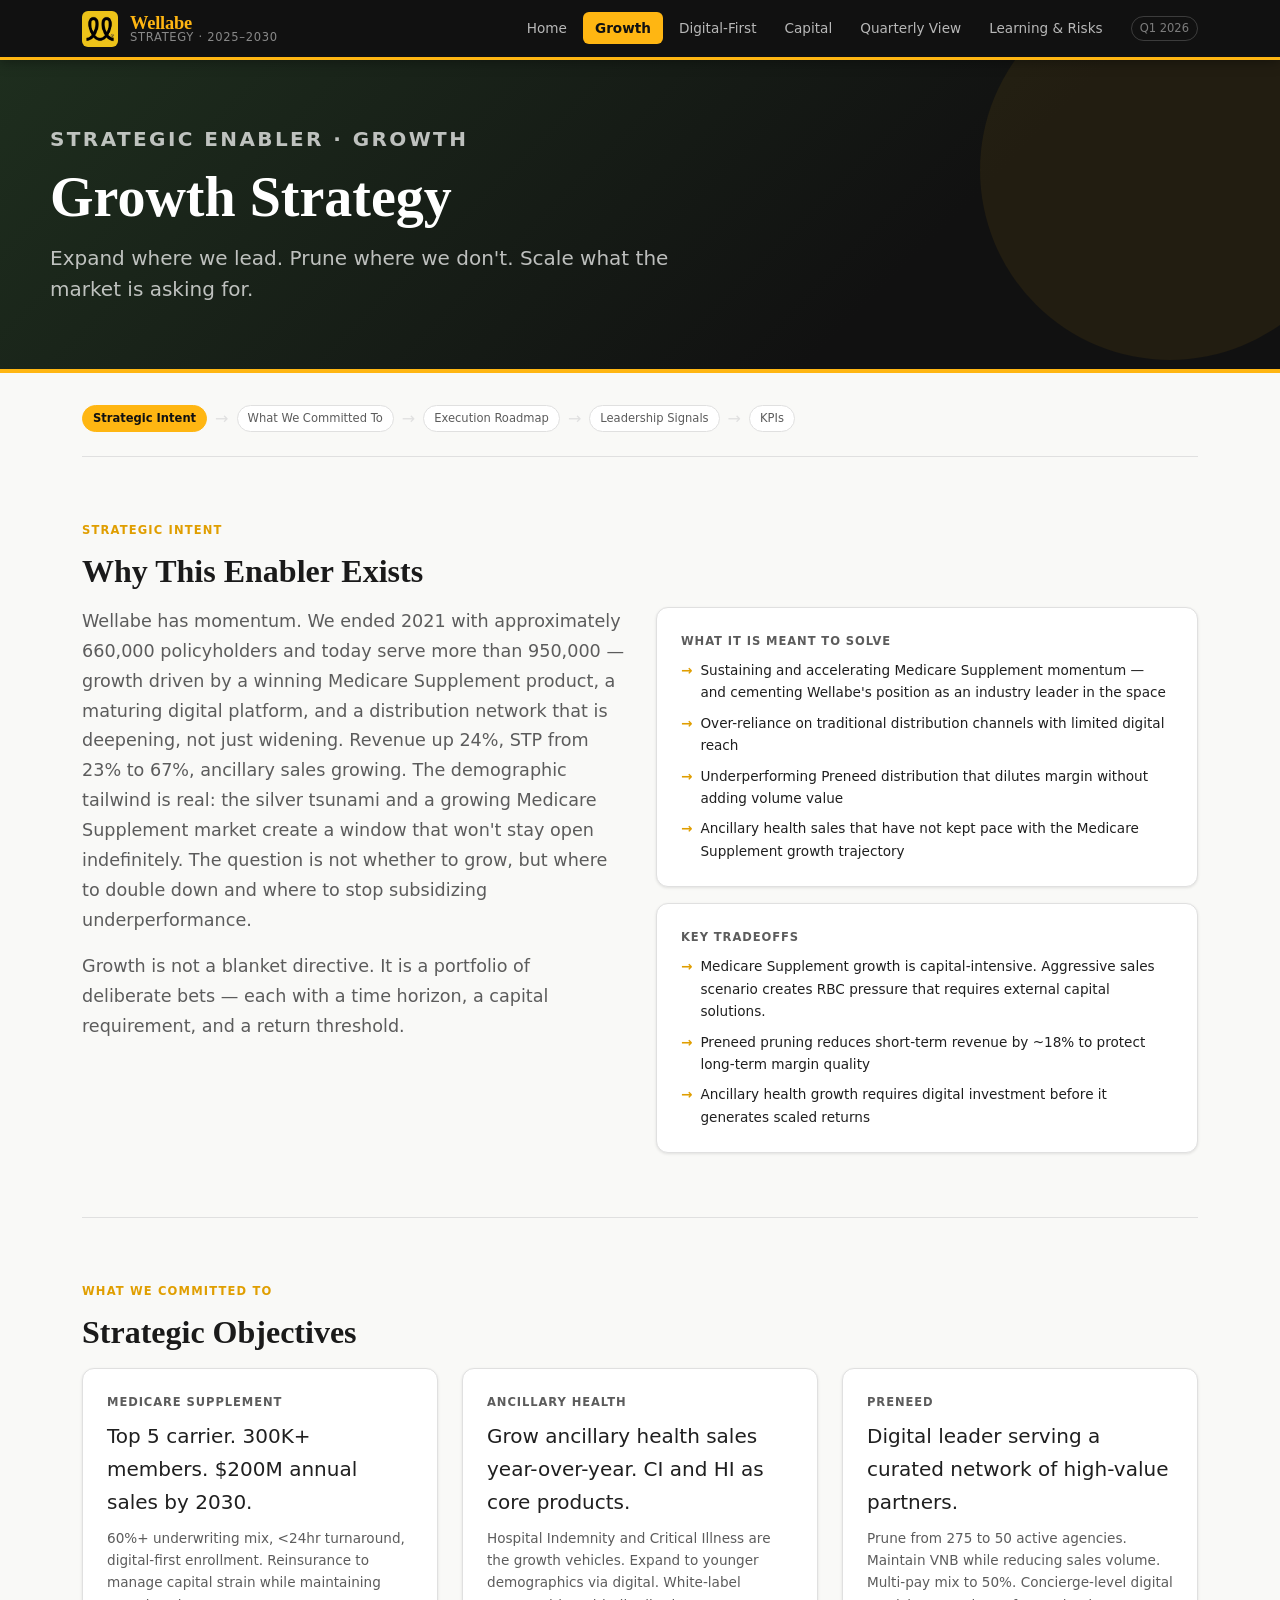
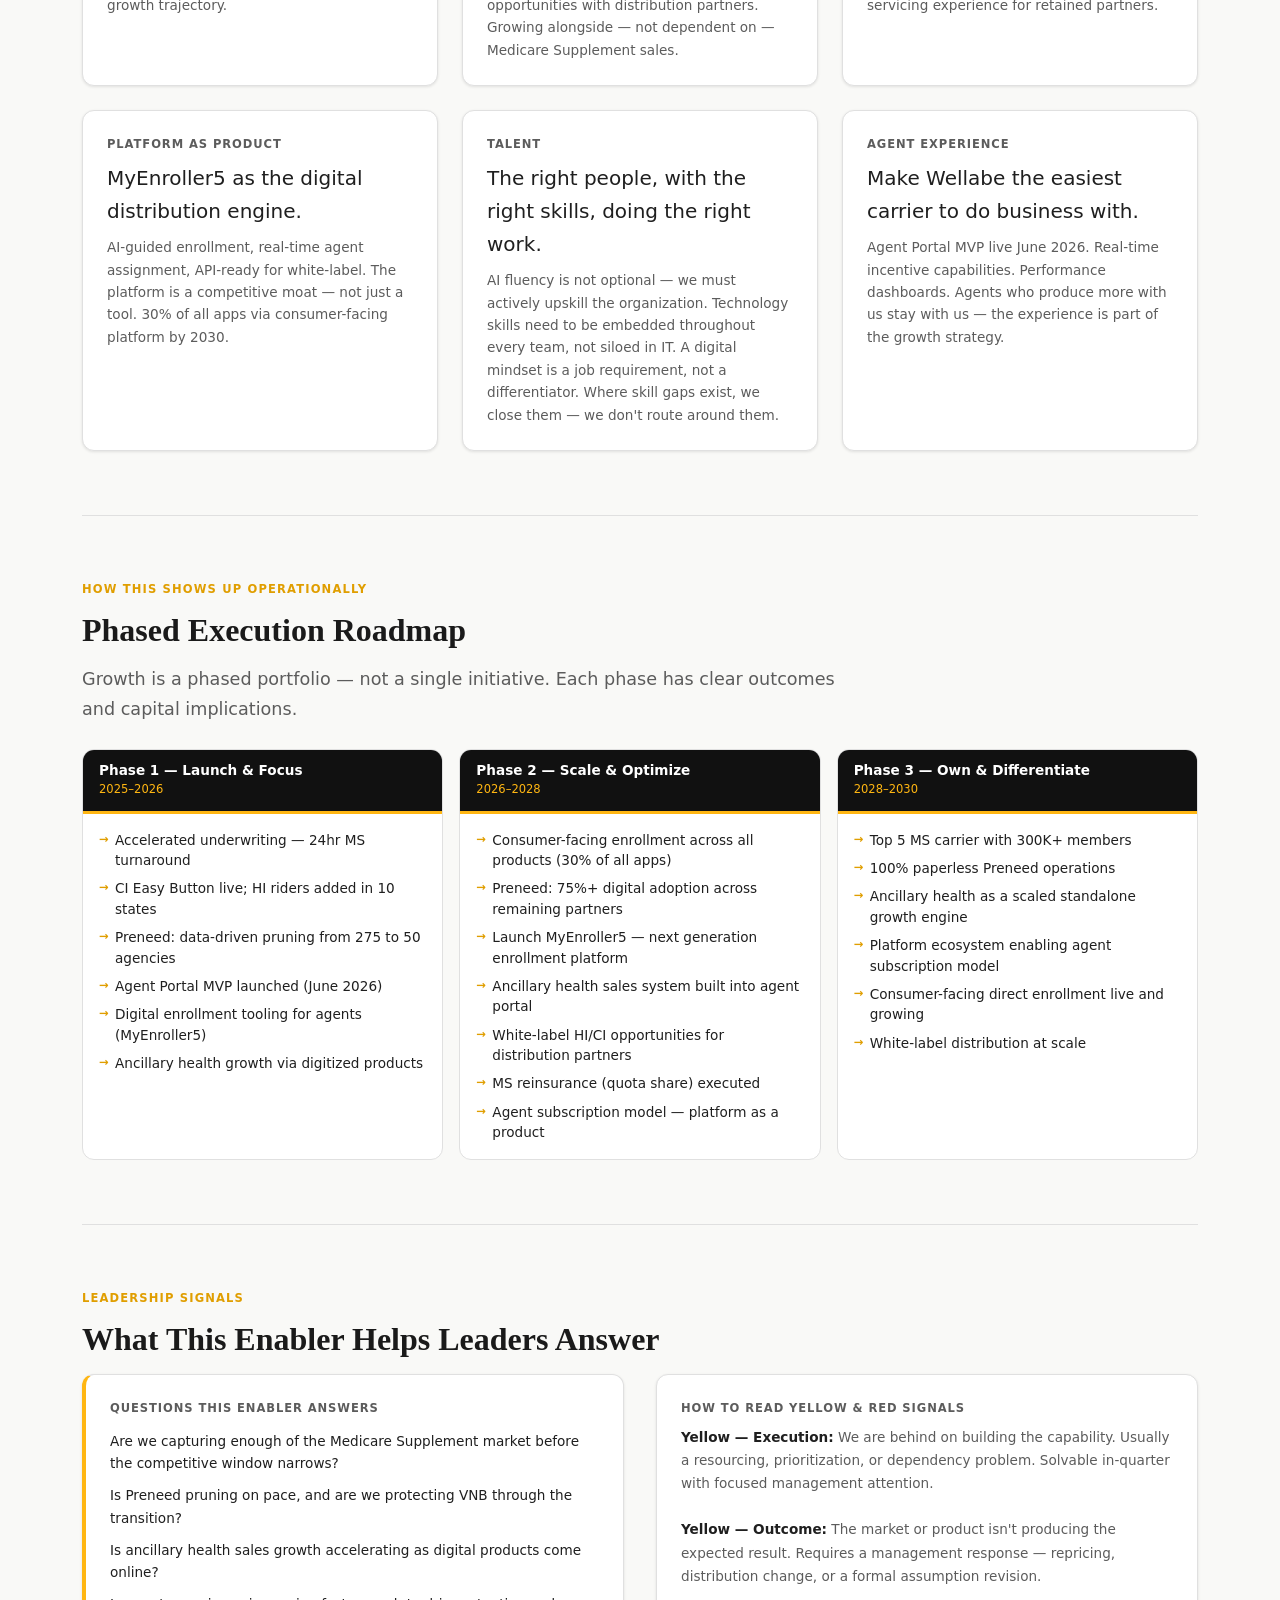
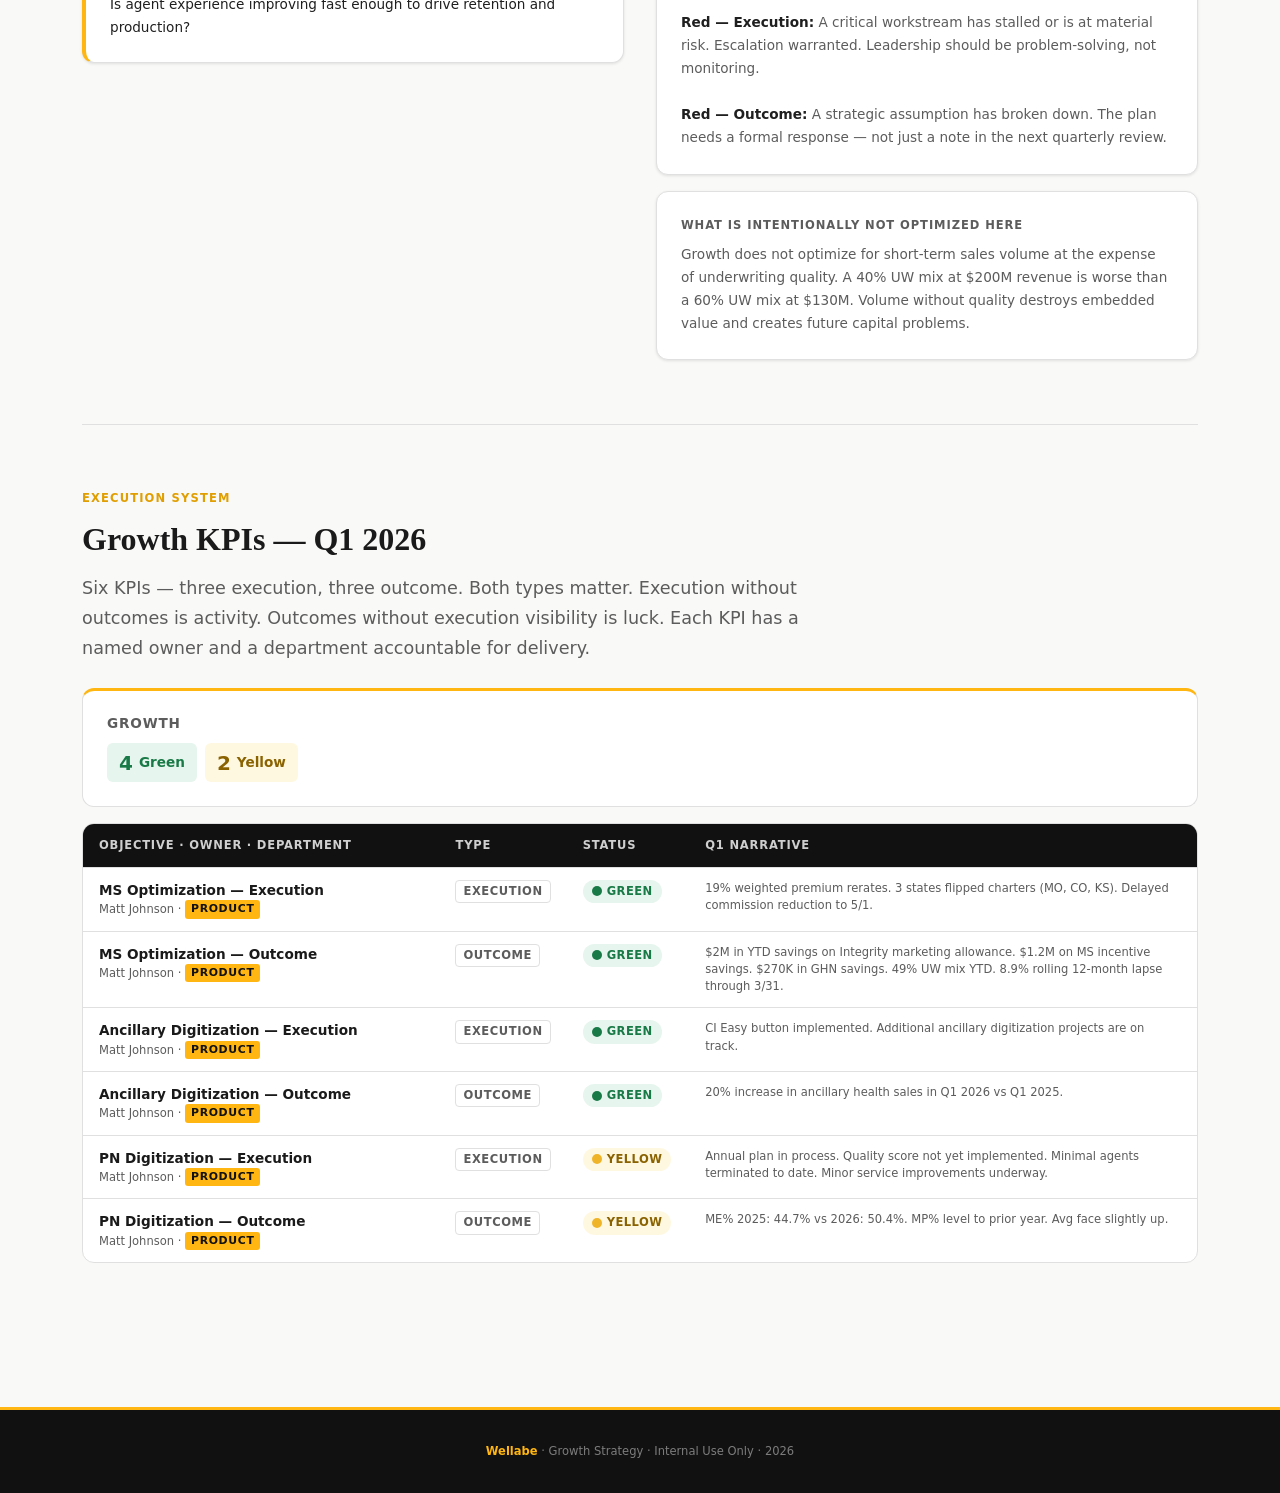
<file: growth.html>
<!DOCTYPE html>
<html lang="en">
<head>
  <meta charset="UTF-8">
  <meta name="viewport" content="width=device-width, initial-scale=1.0">
  <title>Growth Strategy — Wellabe 2025–2030</title>
  <link rel="stylesheet" href="css/style.css">
</head>
<body data-section="growth">

<nav class="site-nav" role="navigation" aria-label="Main navigation">
  <div class="nav-inner">
    <a href="index.html" class="nav-logo" aria-label="Wellabe Strategy Home">
      <img src="img/wellabe-logo.png" alt="Wellabe" class="nav-logo-img">
      <div class="nav-logo-text">
        <span class="nav-logo-brand">Wellabe</span>
        <span class="nav-logo-sub">Strategy · 2025–2030</span>
      </div>
    </a>
    <button class="nav-hamburger" id="nav-hamburger" aria-label="Open navigation">
      <span></span><span></span><span></span>
    </button>
    <ul class="nav-links" id="nav-links" role="list">
      <li><a href="index.html"     class="nav-link" data-page="index.html">Home</a></li>
      <li><a href="growth.html"    class="nav-link" data-page="growth.html">Growth</a></li>
      <li><a href="digital.html"   class="nav-link" data-page="digital.html">Digital-First</a></li>
      <li><a href="capital.html"   class="nav-link" data-page="capital.html">Capital</a></li>
      <li><a href="quarterly.html" class="nav-link" data-page="quarterly.html">Quarterly View</a></li>
      <li><a href="learning.html"  class="nav-link" data-page="learning.html">Learning &amp; Risks</a></li>
      <span class="nav-badge" id="kpi-quarter"></span>
    </ul>
  </div>
</nav>

<header class="page-header growth">
  <div class="page-header-inner">
    <p class="page-header-eyebrow">Strategic Enabler · Growth</p>
    <h1>Growth Strategy</h1>
    <p>Expand where we lead. Prune where we don't. Scale what the market is asking for.</p>
  </div>
</header>

<main>
  <div class="page-wrap">

    <!-- PAGE NAVIGATION: clickable anchor links -->
    <section class="section" style="padding-bottom:0;padding-top:var(--space-6);">
      <div class="trace-chain">
        <span class="trace-chain-item active"><a href="#intent">Strategic Intent</a></span>
        <span class="trace-chain-arrow">→</span>
        <span class="trace-chain-item"><a href="#objectives">What We Committed To</a></span>
        <span class="trace-chain-arrow">→</span>
        <span class="trace-chain-item"><a href="#phases">Execution Roadmap</a></span>
        <span class="trace-chain-arrow">→</span>
        <span class="trace-chain-item"><a href="#signals">Leadership Signals</a></span>
        <span class="trace-chain-arrow">→</span>
        <span class="trace-chain-item"><a href="#kpis">KPIs</a></span>
      </div>
    </section>

    <!-- STRATEGIC INTENT -->
    <section id="intent" class="section" aria-labelledby="intent-heading">
      <p class="section-label">Strategic Intent</p>
      <h2 class="section-title" id="intent-heading">Why This Enabler Exists</h2>
      <div class="two-col">
        <div>
          <p class="section-body">Wellabe has momentum. We ended 2021 with approximately 660,000 policyholders and today serve more than 950,000 — growth driven by a winning Medicare Supplement product, a maturing digital platform, and a distribution network that is deepening, not just widening. Revenue up 24%, STP from 23% to 67%, ancillary sales growing. The demographic tailwind is real: the silver tsunami and a growing Medicare Supplement market create a window that won't stay open indefinitely. The question is not whether to grow, but where to double down and where to stop subsidizing underperformance.</p>
          <p class="section-body" style="margin-top:1rem;">Growth is not a blanket directive. It is a portfolio of deliberate bets — each with a time horizon, a capital requirement, and a return threshold.</p>
        </div>
        <div>
          <div class="card" style="margin-bottom:var(--space-4);">
            <p class="card-label">What It Is Meant To Solve</p>
            <ul style="display:flex;flex-direction:column;gap:0.5rem;margin-top:0.5rem;">
              <li style="font-size:var(--text-sm);color:var(--wb-ink);display:flex;gap:0.5rem;"><span style="color:var(--wb-yellow-dark);font-weight:700;">→</span>Sustaining and accelerating Medicare Supplement momentum — and cementing Wellabe's position as an industry leader in the space</li>
              <li style="font-size:var(--text-sm);color:var(--wb-ink);display:flex;gap:0.5rem;"><span style="color:var(--wb-yellow-dark);font-weight:700;">→</span>Over-reliance on traditional distribution channels with limited digital reach</li>
              <li style="font-size:var(--text-sm);color:var(--wb-ink);display:flex;gap:0.5rem;"><span style="color:var(--wb-yellow-dark);font-weight:700;">→</span>Underperforming Preneed distribution that dilutes margin without adding volume value</li>
              <li style="font-size:var(--text-sm);color:var(--wb-ink);display:flex;gap:0.5rem;"><span style="color:var(--wb-yellow-dark);font-weight:700;">→</span>Ancillary health sales that have not kept pace with the Medicare Supplement growth trajectory</li>
            </ul>
          </div>
          <div class="card">
            <p class="card-label">Key Tradeoffs</p>
            <ul style="display:flex;flex-direction:column;gap:0.5rem;margin-top:0.5rem;">
              <li style="font-size:var(--text-sm);color:var(--wb-ink);display:flex;gap:0.5rem;"><span style="color:var(--wb-yellow-dark);font-weight:700;">→</span>Medicare Supplement growth is capital-intensive. Aggressive sales scenario creates RBC pressure that requires external capital solutions.</li>
              <li style="font-size:var(--text-sm);color:var(--wb-ink);display:flex;gap:0.5rem;"><span style="color:var(--wb-yellow-dark);font-weight:700;">→</span>Preneed pruning reduces short-term revenue by ~18% to protect long-term margin quality</li>
              <li style="font-size:var(--text-sm);color:var(--wb-ink);display:flex;gap:0.5rem;"><span style="color:var(--wb-yellow-dark);font-weight:700;">→</span>Ancillary health growth requires digital investment before it generates scaled returns</li>
            </ul>
          </div>
        </div>
      </div>
    </section>

    <!-- WHAT WE COMMITTED TO -->
    <section id="objectives" class="section" aria-labelledby="objectives-heading">
      <p class="section-label">What We Committed To</p>
      <h2 class="section-title" id="objectives-heading">Strategic Objectives</h2>
      <div class="three-col">

        <div class="card">
          <p class="card-label">Medicare Supplement</p>
          <p class="card-title">Top 5 carrier. 300K+ members. $200M annual sales by 2030.</p>
          <p class="card-body">60%+ underwriting mix, &lt;24hr turnaround, digital-first enrollment. Reinsurance to manage capital strain while maintaining growth trajectory.</p>
        </div>

        <div class="card">
          <p class="card-label">Ancillary Health</p>
          <p class="card-title">Grow ancillary health sales year-over-year. CI and HI as core products.</p>
          <p class="card-body">Hospital Indemnity and Critical Illness are the growth vehicles. Expand to younger demographics via digital. White-label opportunities with distribution partners. Growing alongside — not dependent on — Medicare Supplement sales.</p>
        </div>

        <div class="card">
          <p class="card-label">Preneed</p>
          <p class="card-title">Digital leader serving a curated network of high-value partners.</p>
          <p class="card-body">Prune from 275 to 50 active agencies. Maintain VNB while reducing sales volume. Multi-pay mix to 50%. Concierge-level digital servicing experience for retained partners.</p>
        </div>

        <div class="card">
          <p class="card-label">Platform as Product</p>
          <p class="card-title">MyEnroller5 as the digital distribution engine.</p>
          <p class="card-body">AI-guided enrollment, real-time agent assignment, API-ready for white-label. The platform is a competitive moat — not just a tool. 30% of all apps via consumer-facing platform by 2030.</p>
        </div>

        <div class="card">
          <p class="card-label">Talent</p>
          <p class="card-title">The right people, with the right skills, doing the right work.</p>
          <p class="card-body">AI fluency is not optional — we must actively upskill the organization. Technology skills need to be embedded throughout every team, not siloed in IT. A digital mindset is a job requirement, not a differentiator. Where skill gaps exist, we close them — we don't route around them.</p>
        </div>

        <div class="card">
          <p class="card-label">Agent Experience</p>
          <p class="card-title">Make Wellabe the easiest carrier to do business with.</p>
          <p class="card-body">Agent Portal MVP live June 2026. Real-time incentive capabilities. Performance dashboards. Agents who produce more with us stay with us — the experience is part of the growth strategy.</p>
        </div>

      </div>
    </section>

    <!-- EXECUTION PHASES -->
    <section id="phases" class="section" aria-labelledby="phases-heading">
      <p class="section-label">How This Shows Up Operationally</p>
      <h2 class="section-title" id="phases-heading">Phased Execution Roadmap</h2>
      <p class="section-body" style="margin-bottom:var(--space-5);">Growth is a phased portfolio — not a single initiative. Each phase has clear outcomes and capital implications.</p>
      <div class="phases">
        <div class="phase-card">
          <div class="phase-header">
            <h4>Phase 1 — Launch &amp; Focus</h4>
            <div class="phase-dates">2025–2026</div>
          </div>
          <div class="phase-body">
            <ul>
              <li>Accelerated underwriting — 24hr MS turnaround</li>
              <li>CI Easy Button live; HI riders added in 10 states</li>
              <li>Preneed: data-driven pruning from 275 to 50 agencies</li>
              <li>Agent Portal MVP launched (June 2026)</li>
              <li>Digital enrollment tooling for agents (MyEnroller5)</li>
              <li>Ancillary health growth via digitized products</li>
            </ul>
          </div>
        </div>
        <div class="phase-card">
          <div class="phase-header">
            <h4>Phase 2 — Scale &amp; Optimize</h4>
            <div class="phase-dates">2026–2028</div>
          </div>
          <div class="phase-body">
            <ul>
              <li>Consumer-facing enrollment across all products (30% of all apps)</li>
              <li>Preneed: 75%+ digital adoption across remaining partners</li>
              <li>Launch MyEnroller5 — next generation enrollment platform</li>
              <li>Ancillary health sales system built into agent portal</li>
              <li>White-label HI/CI opportunities for distribution partners</li>
              <li>MS reinsurance (quota share) executed</li>
              <li>Agent subscription model — platform as a product</li>
            </ul>
          </div>
        </div>
        <div class="phase-card">
          <div class="phase-header">
            <h4>Phase 3 — Own &amp; Differentiate</h4>
            <div class="phase-dates">2028–2030</div>
          </div>
          <div class="phase-body">
            <ul>
              <li>Top 5 MS carrier with 300K+ members</li>
              <li>100% paperless Preneed operations</li>
              <li>Ancillary health as a scaled standalone growth engine</li>
              <li>Platform ecosystem enabling agent subscription model</li>
              <li>Consumer-facing direct enrollment live and growing</li>
              <li>White-label distribution at scale</li>
            </ul>
          </div>
        </div>
      </div>
    </section>

    <!-- LEADERSHIP SIGNALS — moved above KPIs -->
    <section id="signals" class="section" aria-labelledby="signals-heading">
      <p class="section-label">Leadership Signals</p>
      <h2 class="section-title" id="signals-heading">What This Enabler Helps Leaders Answer</h2>
      <div class="two-col">
        <div>
          <div class="card" style="border-left:4px solid var(--wb-yellow);">
            <p class="card-label">Questions This Enabler Answers</p>
            <ul style="display:flex;flex-direction:column;gap:0.6rem;margin-top:0.75rem;">
              <li style="font-size:var(--text-sm);">Are we capturing enough of the Medicare Supplement market before the competitive window narrows?</li>
              <li style="font-size:var(--text-sm);">Is Preneed pruning on pace, and are we protecting VNB through the transition?</li>
              <li style="font-size:var(--text-sm);">Is ancillary health sales growth accelerating as digital products come online?</li>
              <li style="font-size:var(--text-sm);">Is agent experience improving fast enough to drive retention and production?</li>
            </ul>
          </div>
        </div>
        <div>
          <div class="card">
            <p class="card-label">How to Read Yellow &amp; Red Signals</p>
            <p style="font-size:var(--text-sm);color:var(--wb-muted);margin-top:0.5rem;line-height:1.7;">
              <strong style="color:var(--wb-ink);">Yellow — Execution:</strong> We are behind on building the capability. Usually a resourcing, prioritization, or dependency problem. Solvable in-quarter with focused management attention.<br><br>
              <strong style="color:var(--wb-ink);">Yellow — Outcome:</strong> The market or product isn't producing the expected result. Requires a management response — repricing, distribution change, or a formal assumption revision.<br><br>
              <strong style="color:var(--wb-ink);">Red — Execution:</strong> A critical workstream has stalled or is at material risk. Escalation warranted. Leadership should be problem-solving, not monitoring.<br><br>
              <strong style="color:var(--wb-ink);">Red — Outcome:</strong> A strategic assumption has broken down. The plan needs a formal response — not just a note in the next quarterly review.
            </p>
          </div>
          <div class="card" style="margin-top:var(--space-4);">
            <p class="card-label">What Is Intentionally Not Optimized Here</p>
            <p style="font-size:var(--text-sm);color:var(--wb-muted);margin-top:0.5rem;line-height:1.7;">Growth does not optimize for short-term sales volume at the expense of underwriting quality. A 40% UW mix at $200M revenue is worse than a 60% UW mix at $130M. Volume without quality destroys embedded value and creates future capital problems.</p>
          </div>
        </div>
      </div>
    </section>

    <!-- KPI SECTION -->
    <section id="kpis" class="section" aria-labelledby="kpi-heading">
      <p class="section-label">Execution System</p>
      <h2 class="section-title" id="kpi-heading">Growth KPIs — <span id="kpi-quarter"></span></h2>
      <p class="section-body" style="margin-bottom:var(--space-5);">Six KPIs — three execution, three outcome. Both types matter. Execution without outcomes is activity. Outcomes without execution visibility is luck. Each KPI has a named owner and a department accountable for delivery.</p>

      <div id="kpi-summary"></div>

      <div class="kpi-table-wrap">
        <table class="kpi-table" aria-label="Growth KPI status table">
          <thead>
            <tr>
              <th style="width:32%">Objective · Owner · Department</th>
              <th style="width:11%">Type</th>
              <th style="width:11%">Status</th>
              <th>Q1 Narrative</th>
            </tr>
          </thead>
          <tbody id="kpi-table-body">
            <tr><td colspan="4" style="padding:2rem;text-align:center;color:var(--wb-muted);">Loading KPI data…</td></tr>
          </tbody>
        </table>
      </div>
    </section>

  </div>
</main>

<footer class="site-footer">
  <p><strong>Wellabe</strong> · Growth Strategy · Internal Use Only · <script>document.write(new Date().getFullYear())</script></p>
</footer>

<script src="js/main.js"></script>
</body>
</html>
</file>
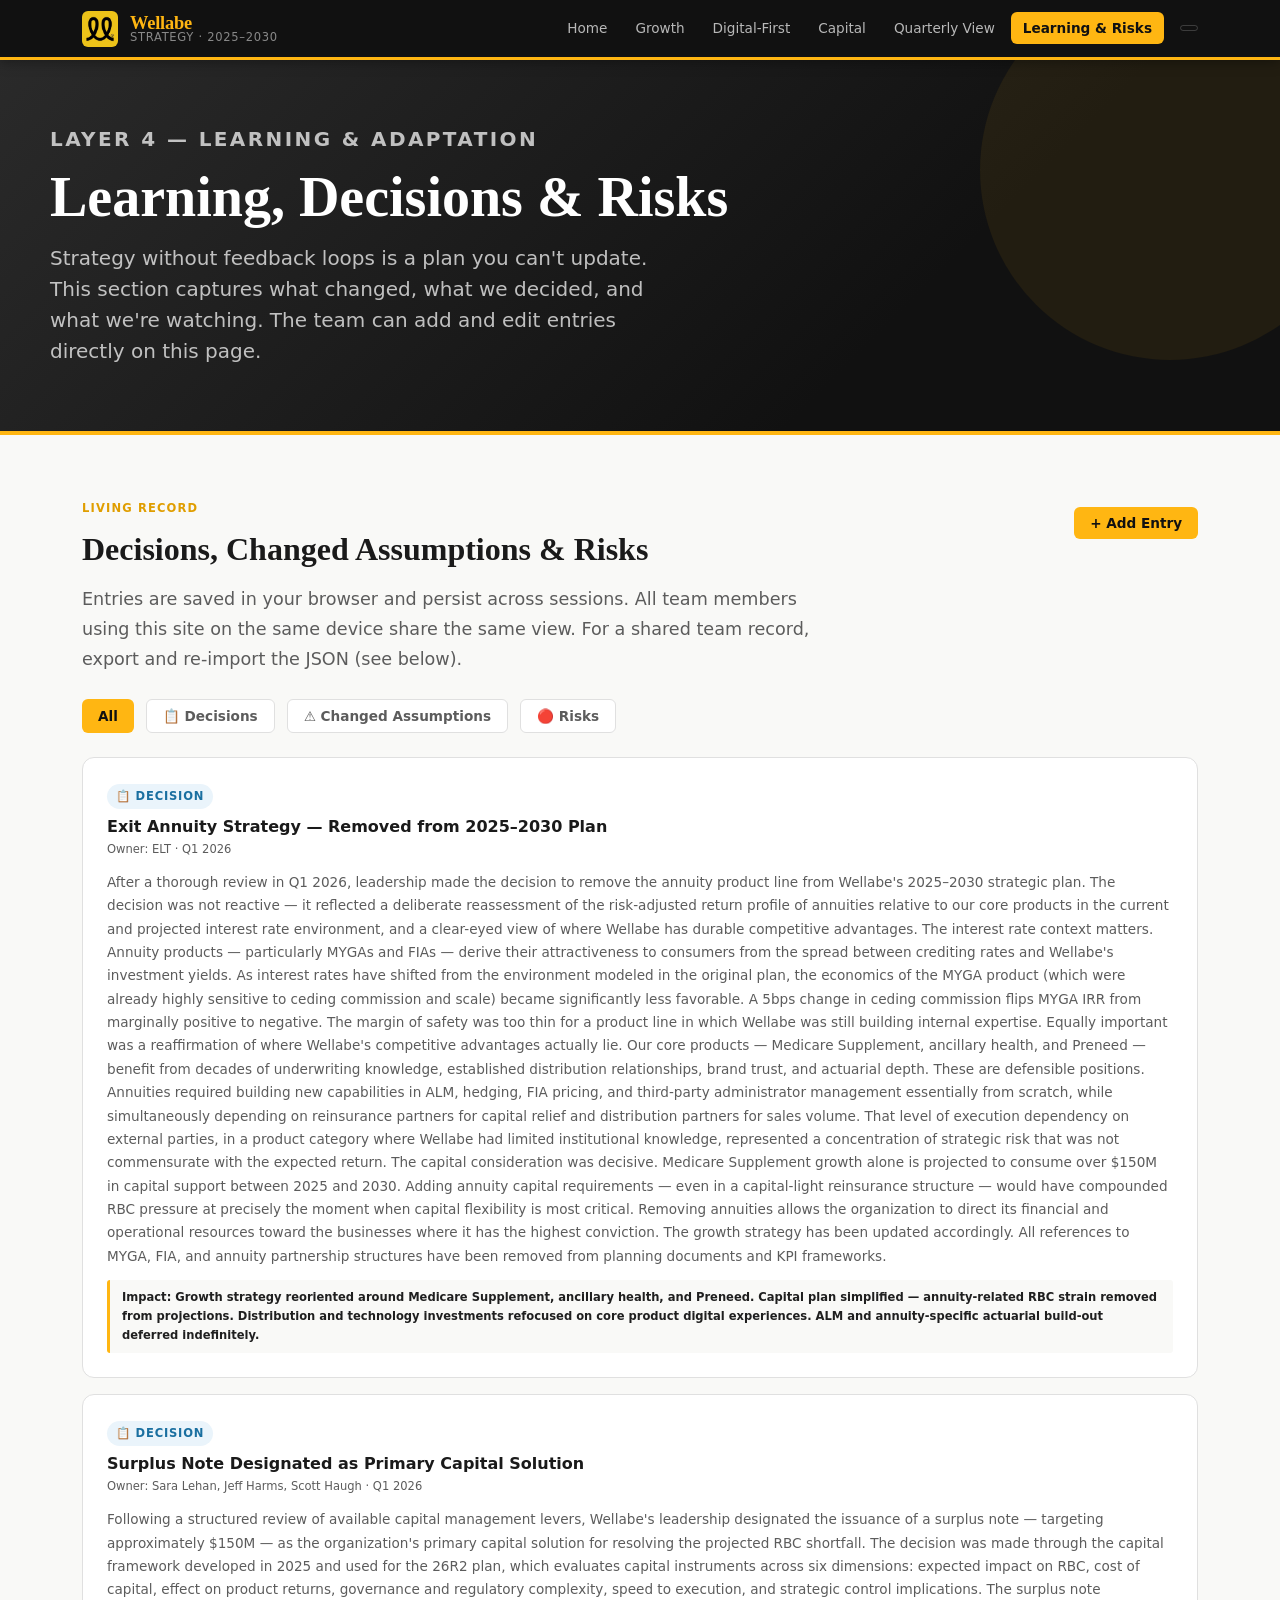
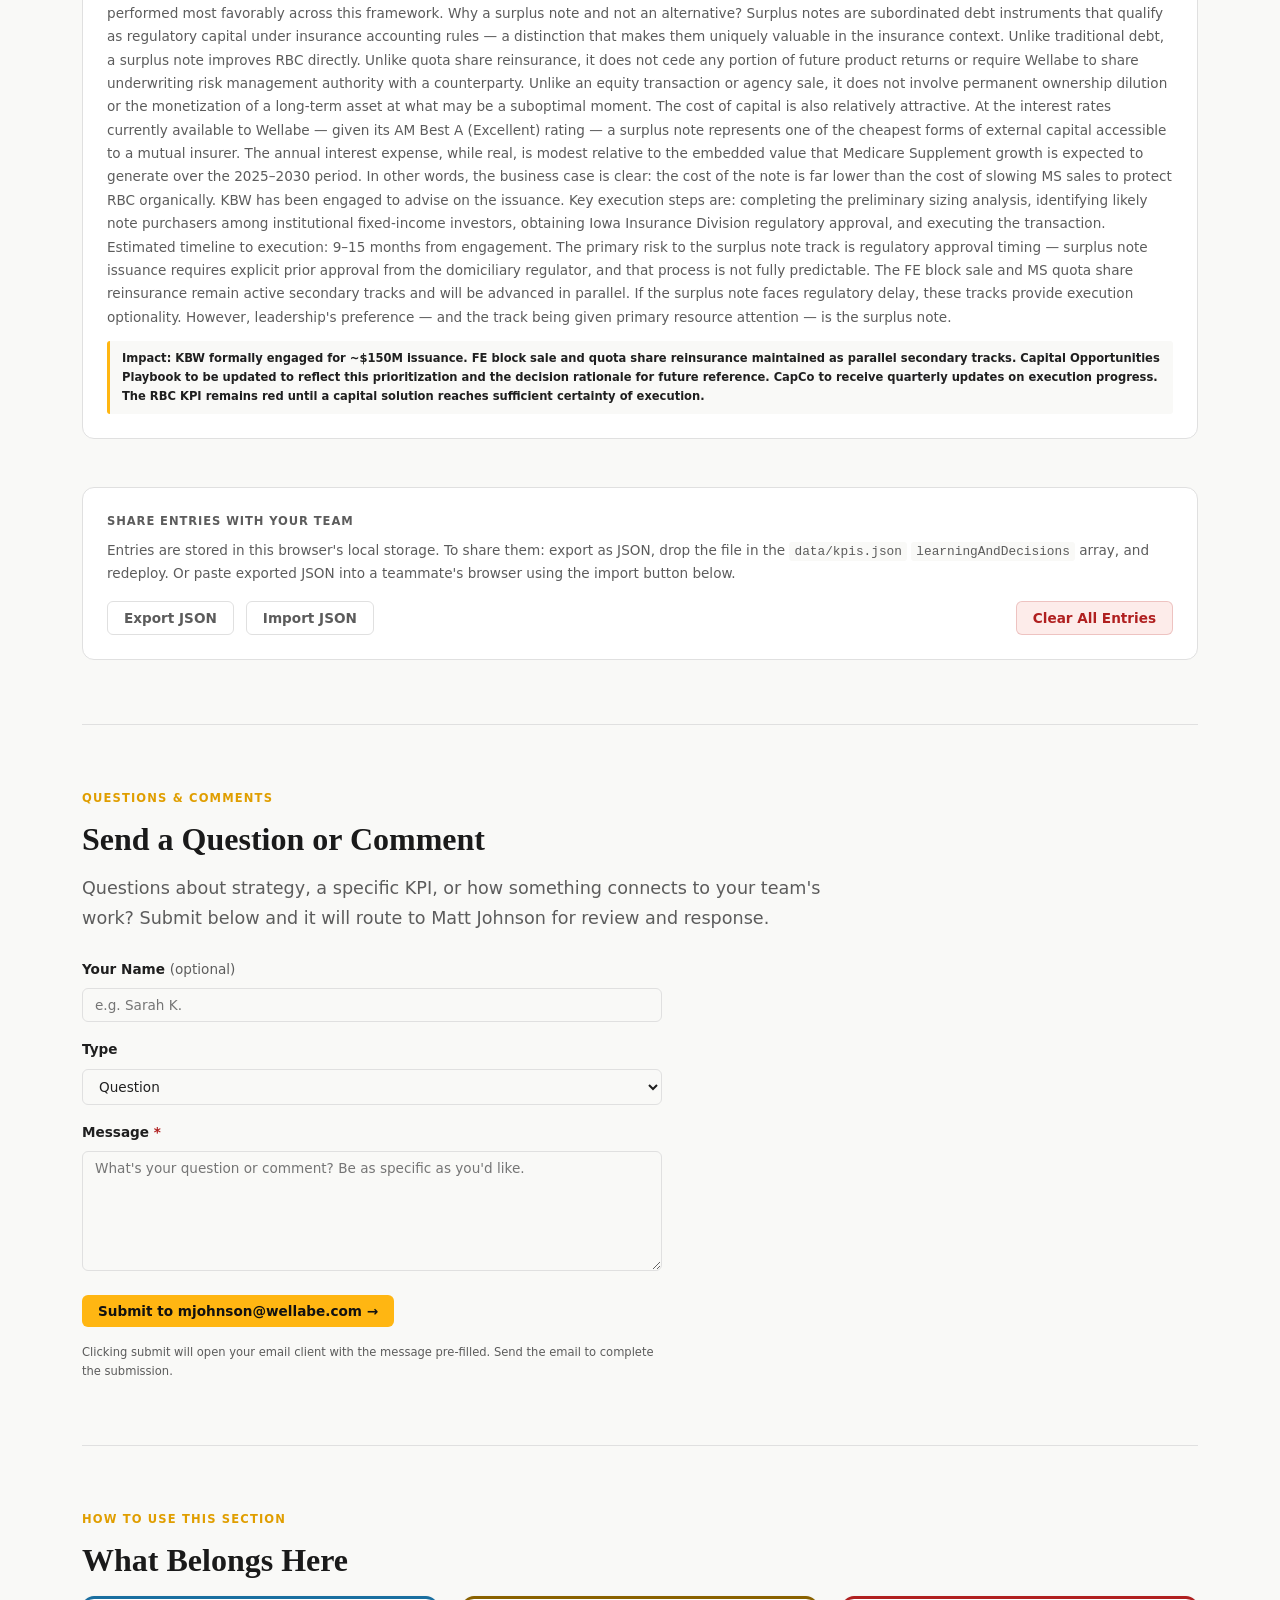
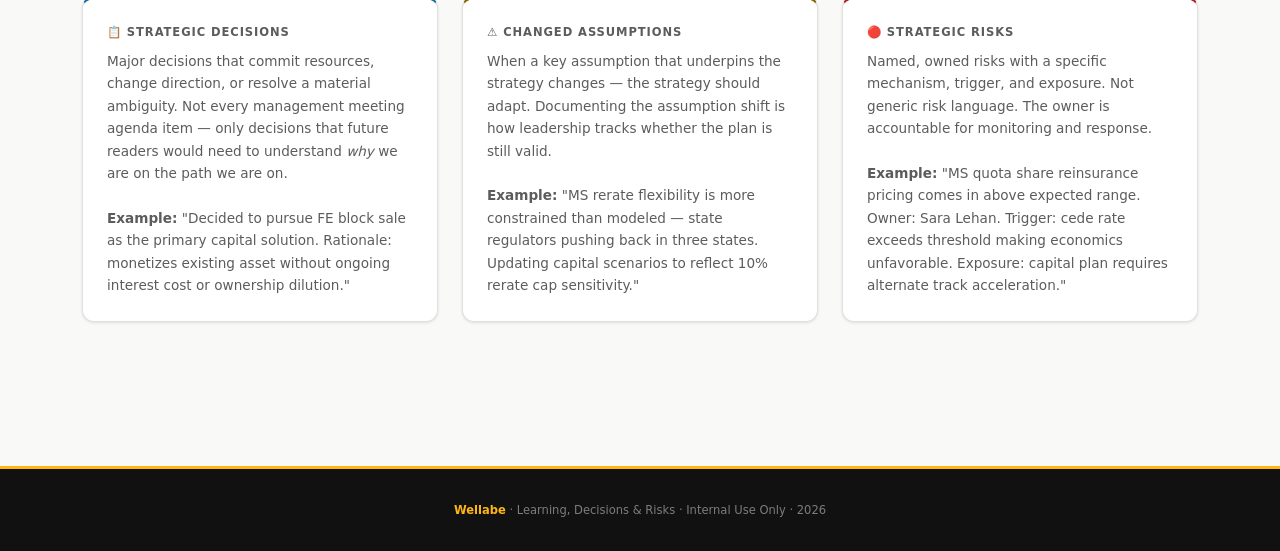
<file: learning.html>
<!DOCTYPE html>
<html lang="en">
<head>
  <meta charset="UTF-8">
  <meta name="viewport" content="width=device-width, initial-scale=1.0">
  <title>Learning, Decisions &amp; Risks — Wellabe Strategy</title>
  <link rel="stylesheet" href="css/style.css">
</head>
<body>

<nav class="site-nav" role="navigation" aria-label="Main navigation">
  <div class="nav-inner">
    <a href="index.html" class="nav-logo" aria-label="Wellabe Strategy Home">
      <img src="img/wellabe-logo.png" alt="Wellabe" class="nav-logo-img">
      <div class="nav-logo-text">
        <span class="nav-logo-brand">Wellabe</span>
        <span class="nav-logo-sub">Strategy · 2025–2030</span>
      </div>
    </a>
    <button class="nav-hamburger" id="nav-hamburger" aria-label="Open navigation">
      <span></span><span></span><span></span>
    </button>
    <ul class="nav-links" id="nav-links" role="list">
      <li><a href="index.html"     class="nav-link" data-page="index.html">Home</a></li>
      <li><a href="growth.html"    class="nav-link" data-page="growth.html">Growth</a></li>
      <li><a href="digital.html"   class="nav-link" data-page="digital.html">Digital-First</a></li>
      <li><a href="capital.html"   class="nav-link" data-page="capital.html">Capital</a></li>
      <li><a href="quarterly.html" class="nav-link" data-page="quarterly.html">Quarterly View</a></li>
      <li><a href="learning.html"  class="nav-link" data-page="learning.html">Learning &amp; Risks</a></li>
      <span class="nav-badge" id="kpi-quarter"></span>
    </ul>
  </div>
</nav>

<header class="page-header">
  <div class="page-header-inner">
    <p class="page-header-eyebrow">Layer 4 — Learning &amp; Adaptation</p>
    <h1>Learning, Decisions &amp; Risks</h1>
    <p>Strategy without feedback loops is a plan you can't update. This section captures what changed, what we decided, and what we're watching. The team can add and edit entries directly on this page.</p>
  </div>
</header>

<main>
  <div class="page-wrap">

    <section class="section" aria-labelledby="ld-heading">

      <!-- Header row with controls -->
      <div style="display:flex;align-items:flex-start;justify-content:space-between;flex-wrap:wrap;gap:1rem;margin-bottom:var(--space-5);">
        <div>
          <p class="section-label">Living Record</p>
          <h2 class="section-title" id="ld-heading">Decisions, Changed Assumptions &amp; Risks</h2>
          <p class="section-body" style="margin-top:0.5rem;">Entries are saved in your browser and persist across sessions. All team members using this site on the same device share the same view. For a shared team record, export and re-import the JSON (see below).</p>
        </div>
        <button class="btn btn-primary" id="ld-add-btn" style="flex-shrink:0;margin-top:0.5rem;">+ Add Entry</button>
      </div>

      <!-- Filter bar -->
      <div class="learning-controls">
        <button class="btn btn-primary ld-filter" data-filter="all">All</button>
        <button class="btn btn-ghost ld-filter" data-filter="decision">📋 Decisions</button>
        <button class="btn btn-ghost ld-filter" data-filter="assumption">⚠️ Changed Assumptions</button>
        <button class="btn btn-ghost ld-filter" data-filter="risk">🔴 Risks</button>
      </div>

      <!-- Items container — populated by JS -->
      <div class="learning-items" id="ld-items" aria-live="polite"></div>

      <!-- Export / Import helper -->
      <div style="margin-top:var(--space-8);padding:var(--space-5);background:var(--wb-white);border:1px solid var(--wb-border);border-radius:var(--radius-lg);">
        <p class="card-label">Share Entries With Your Team</p>
        <p style="font-size:var(--text-sm);color:var(--wb-muted);margin-top:0.5rem;margin-bottom:1rem;line-height:1.65;">Entries are stored in this browser's local storage. To share them: export as JSON, drop the file in the <code style="font-size:0.8rem;background:var(--wb-bg);padding:2px 5px;border-radius:3px;">data/kpis.json</code> <code style="font-size:0.8rem;background:var(--wb-bg);padding:2px 5px;border-radius:3px;">learningAndDecisions</code> array, and redeploy. Or paste exported JSON into a teammate's browser using the import button below.</p>
        <div style="display:flex;gap:0.75rem;flex-wrap:wrap;">
          <button class="btn btn-ghost" id="ld-export-btn">Export JSON</button>
          <button class="btn btn-ghost" id="ld-import-btn">Import JSON</button>
          <button class="btn btn-danger" id="ld-clear-btn" style="margin-left:auto;">Clear All Entries</button>
        </div>
        <textarea id="ld-import-textarea" placeholder="Paste JSON here and click Import JSON above…" style="display:none;width:100%;margin-top:1rem;height:120px;font-family:monospace;font-size:0.8rem;padding:0.75rem;border:1px solid var(--wb-border);border-radius:var(--radius);background:var(--wb-bg);"></textarea>
      </div>

    </section>


    <!-- FEEDBACK / QUESTIONS SECTION -->
    <section class="section" aria-labelledby="feedback-heading">
      <p class="section-label">Questions &amp; Comments</p>
      <h2 class="section-title" id="feedback-heading">Send a Question or Comment</h2>
      <p class="section-body" style="margin-bottom:var(--space-5);">Questions about strategy, a specific KPI, or how something connects to your team's work? Submit below and it will route to Matt Johnson for review and response.</p>

      <div style="max-width:580px;">
        <div id="feedback-confirm" style="display:none;background:var(--status-green-bg);border:1px solid rgba(26,122,71,0.3);border-left:4px solid var(--status-green);border-radius:var(--radius);padding:var(--space-4) var(--space-5);margin-bottom:var(--space-5);">
          <p style="font-weight:600;color:var(--status-green);font-size:var(--text-sm);">✓ Message ready to send</p>
          <p style="font-size:var(--text-sm);color:var(--wb-ink);margin-top:0.25rem;">Your email client will open with the message pre-filled. Send it from there to submit to Matt Johnson.</p>
        </div>

        <form id="feedback-form" novalidate style="display:flex;flex-direction:column;gap:var(--space-4);">
          <div class="form-group" style="margin-bottom:0;">
            <label for="feedback-name">Your Name <span style="color:var(--wb-muted);font-weight:400;">(optional)</span></label>
            <input type="text" id="feedback-name" name="feedback-name" placeholder="e.g. Sarah K.">
          </div>

          <div class="form-group" style="margin-bottom:0;">
            <label for="feedback-type">Type</label>
            <select id="feedback-type" name="feedback-type" required>
              <option value="Question">Question</option>
              <option value="Comment">Comment</option>
              <option value="Concern">Concern</option>
              <option value="Idea">Idea / Suggestion</option>
            </select>
          </div>

          <div class="form-group" style="margin-bottom:0;">
            <label for="feedback-message">Message <span style="color:var(--status-red);">*</span></label>
            <textarea id="feedback-message" name="feedback-message" placeholder="What's your question or comment? Be as specific as you'd like." required style="min-height:120px;"></textarea>
          </div>

          <button type="submit" class="btn btn-primary" style="align-self:flex-start;">
            Submit to mjohnson@wellabe.com →
          </button>
          <p style="font-size:var(--text-xs);color:var(--wb-muted);">Clicking submit will open your email client with the message pre-filled. Send the email to complete the submission.</p>
        </form>
      </div>
    </section>

    <!-- GUIDANCE SECTION -->
    <section class="section" aria-labelledby="guidance-heading">
      <p class="section-label">How To Use This Section</p>
      <h2 class="section-title" id="guidance-heading">What Belongs Here</h2>
      <div class="three-col">
        <div class="card" style="border-top:3px solid #1A6FA0;">
          <p class="card-label">📋 Strategic Decisions</p>
          <p class="card-body" style="margin-top:0.5rem;">Major decisions that commit resources, change direction, or resolve a material ambiguity. Not every management meeting agenda item — only decisions that future readers would need to understand <em>why</em> we are on the path we are on.<br><br><strong>Example:</strong> "Decided to pursue FE block sale as the primary capital solution. Rationale: monetizes existing asset without ongoing interest cost or ownership dilution."</p>
        </div>
        <div class="card" style="border-top:3px solid var(--status-yellow);">
          <p class="card-label">⚠️ Changed Assumptions</p>
          <p class="card-body" style="margin-top:0.5rem;">When a key assumption that underpins the strategy changes — the strategy should adapt. Documenting the assumption shift is how leadership tracks whether the plan is still valid.<br><br><strong>Example:</strong> "MS rerate flexibility is more constrained than modeled — state regulators pushing back in three states. Updating capital scenarios to reflect 10% rerate cap sensitivity."</p>
        </div>
        <div class="card" style="border-top:3px solid var(--status-red);">
          <p class="card-label">🔴 Strategic Risks</p>
          <p class="card-body" style="margin-top:0.5rem;">Named, owned risks with a specific mechanism, trigger, and exposure. Not generic risk language. The owner is accountable for monitoring and response.<br><br><strong>Example:</strong> "MS quota share reinsurance pricing comes in above expected range. Owner: Sara Lehan. Trigger: cede rate exceeds threshold making economics unfavorable. Exposure: capital plan requires alternate track acceleration."</p>
        </div>
      </div>
    </section>

  </div>
</main>

<!-- ============================================================
     ADD / EDIT MODAL
     ============================================================ -->
<div class="modal-overlay" id="ld-modal" role="dialog" aria-modal="true" aria-labelledby="ld-modal-title">
  <div class="modal">
    <h3 id="ld-modal-title">Add Entry</h3>
    <form id="ld-form" novalidate>
      <input type="hidden" id="ld-edit-idx" value="-1">

      <div class="form-group">
        <label for="ld-type">Type</label>
        <select id="ld-type" name="type" required>
          <option value="decision">📋 Strategic Decision</option>
          <option value="assumption">⚠️ Changed Assumption</option>
          <option value="risk">🔴 Risk</option>
        </select>
      </div>

      <div style="display:grid;grid-template-columns:1fr 1fr;gap:1rem;">
        <div class="form-group">
          <label for="ld-date">Quarter / Period</label>
          <input type="text" id="ld-date" name="date" placeholder="e.g. Q1 2026" required>
        </div>
        <div class="form-group">
          <label for="ld-owner">Owner</label>
          <input type="text" id="ld-owner" name="owner" placeholder="Name or team" required>
        </div>
      </div>

      <div class="form-group">
        <label for="ld-title">Title</label>
        <input type="text" id="ld-title" name="title" placeholder="Short, specific title" required>
      </div>

      <div class="form-group">
        <label for="ld-description">Description</label>
        <textarea id="ld-description" name="description" placeholder="Describe what happened — the mechanism, the context, the rationale. Avoid generic language." required></textarea>
      </div>

      <div class="form-group">
        <label for="ld-impact">Impact / Downstream Effect</label>
        <textarea id="ld-impact" name="impact" placeholder="What does this mean for the strategy, a KPI, or an assumption?" style="min-height:60px;"></textarea>
      </div>

      <div class="modal-actions">
        <button type="button" class="btn btn-ghost" id="ld-cancel">Cancel</button>
        <button type="submit" class="btn btn-primary">Save Entry</button>
      </div>
    </form>
  </div>
</div>

<footer class="site-footer">
  <p><strong>Wellabe</strong> · Learning, Decisions &amp; Risks · Internal Use Only · <script>document.write(new Date().getFullYear())</script></p>
</footer>

<script src="js/main.js"></script>
<script>
// Export / Import / Clear helpers
document.getElementById('ld-export-btn').addEventListener('click', () => {
  const items = JSON.parse(localStorage.getItem('wellabe_learning_decisions') || '[]');
  const blob = new Blob([JSON.stringify(items, null, 2)], { type: 'application/json' });
  const a = document.createElement('a');
  a.href = URL.createObjectURL(blob);
  a.download = 'wellabe-learning-decisions.json';
  a.click();
});

const importBtn = document.getElementById('ld-import-btn');
const importTA  = document.getElementById('ld-import-textarea');

importBtn.addEventListener('click', () => {
  if (importTA.style.display === 'none') {
    importTA.style.display = 'block';
    importBtn.textContent = 'Confirm Import';
  } else {
    try {
      const items = JSON.parse(importTA.value);
      if (!Array.isArray(items)) throw new Error('Not an array');
      localStorage.setItem('wellabe_learning_decisions', JSON.stringify(items));
      location.reload();
    } catch(e) {
      alert('Invalid JSON. Please paste a valid exported array.');
    }
  }
});

document.getElementById('ld-clear-btn').addEventListener('click', () => {
  if (confirm('Clear all entries from this browser? This cannot be undone.')) {
    localStorage.removeItem('wellabe_learning_decisions');
    location.reload();
  }
});
</script>
</body>
</html>
</file>
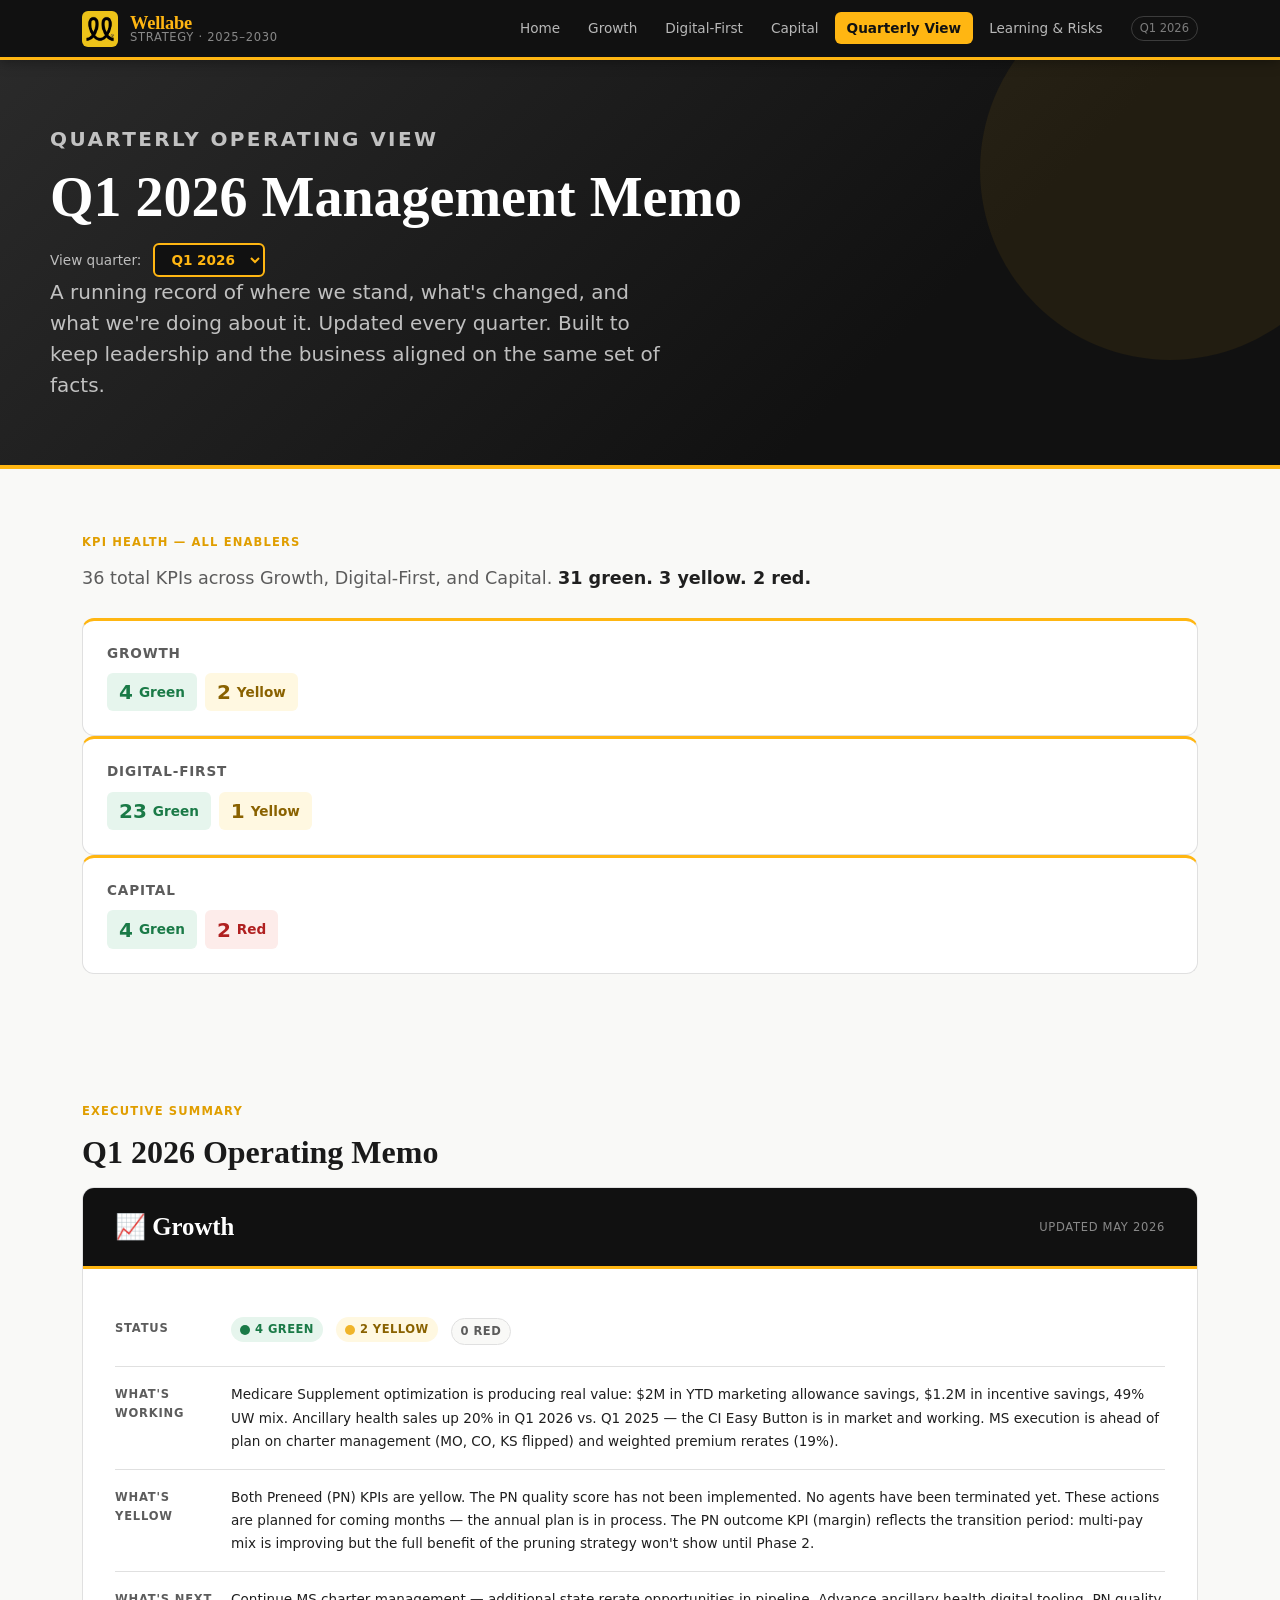
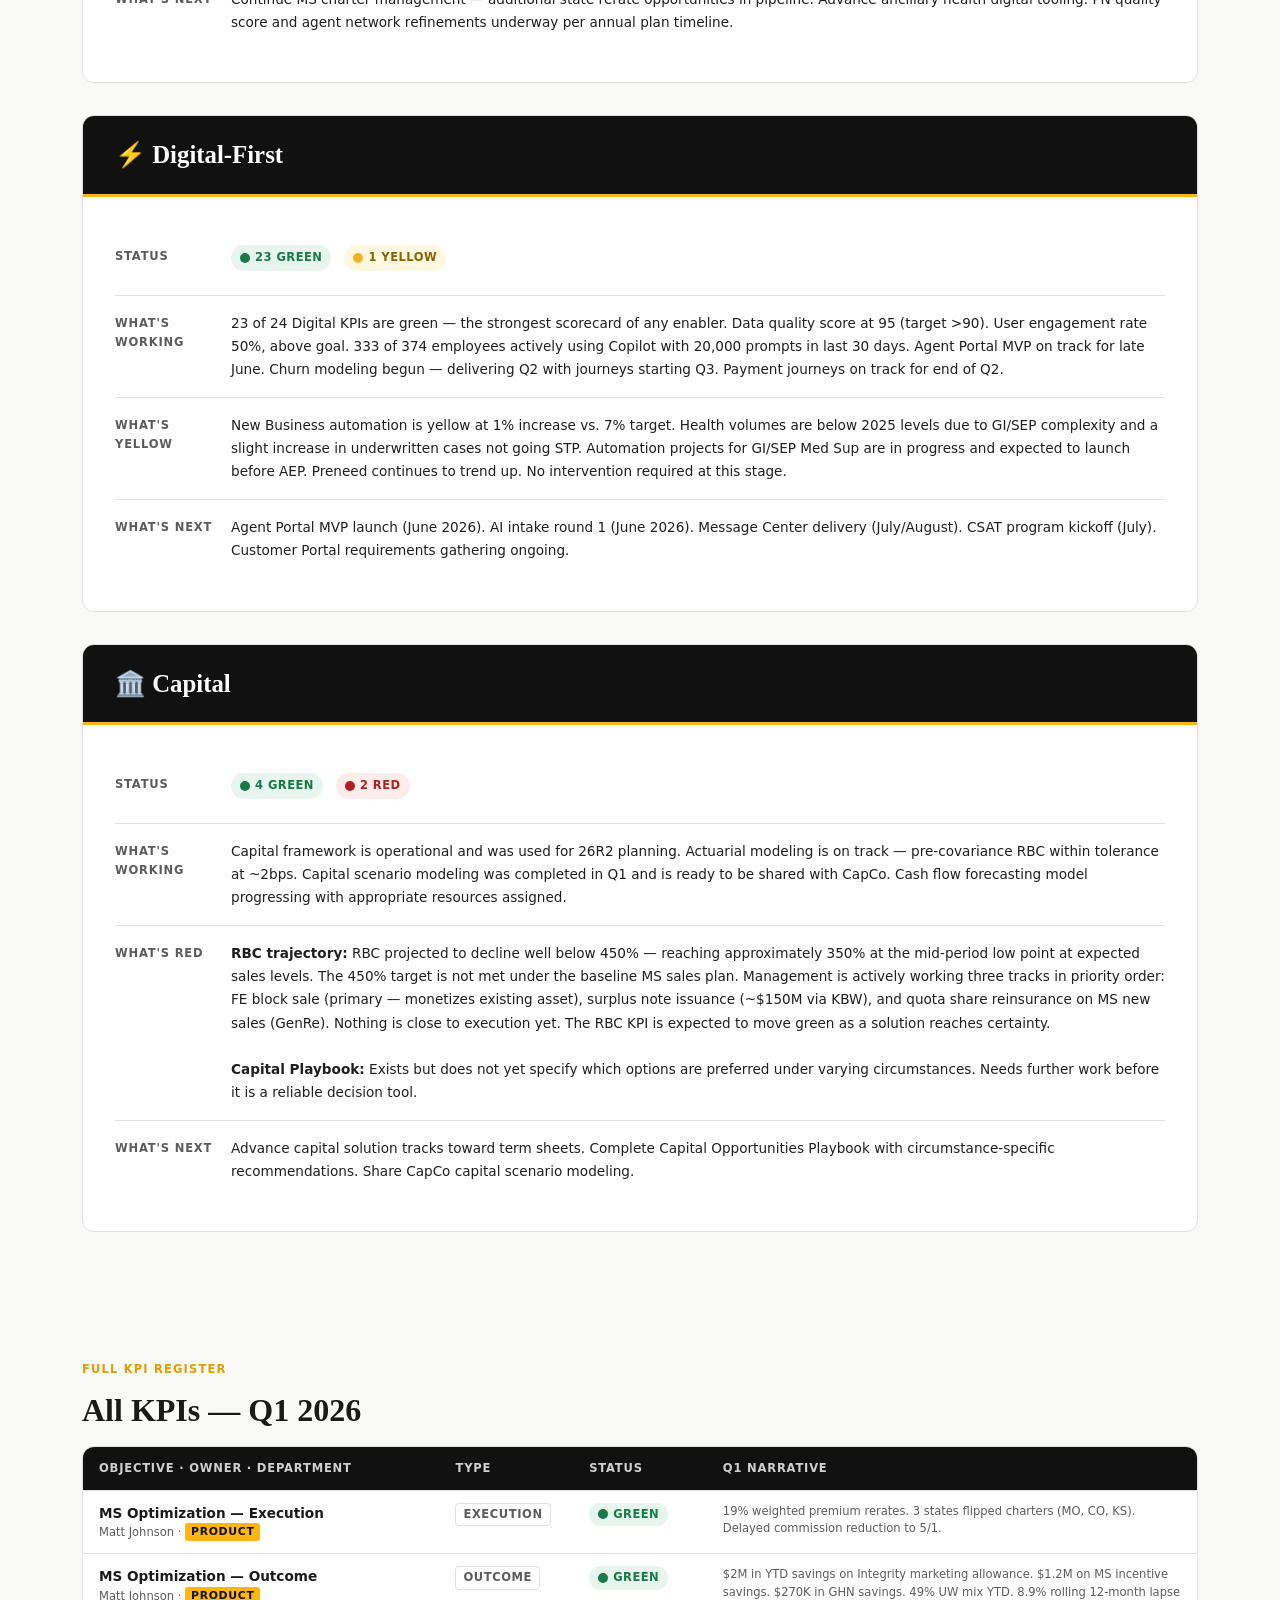
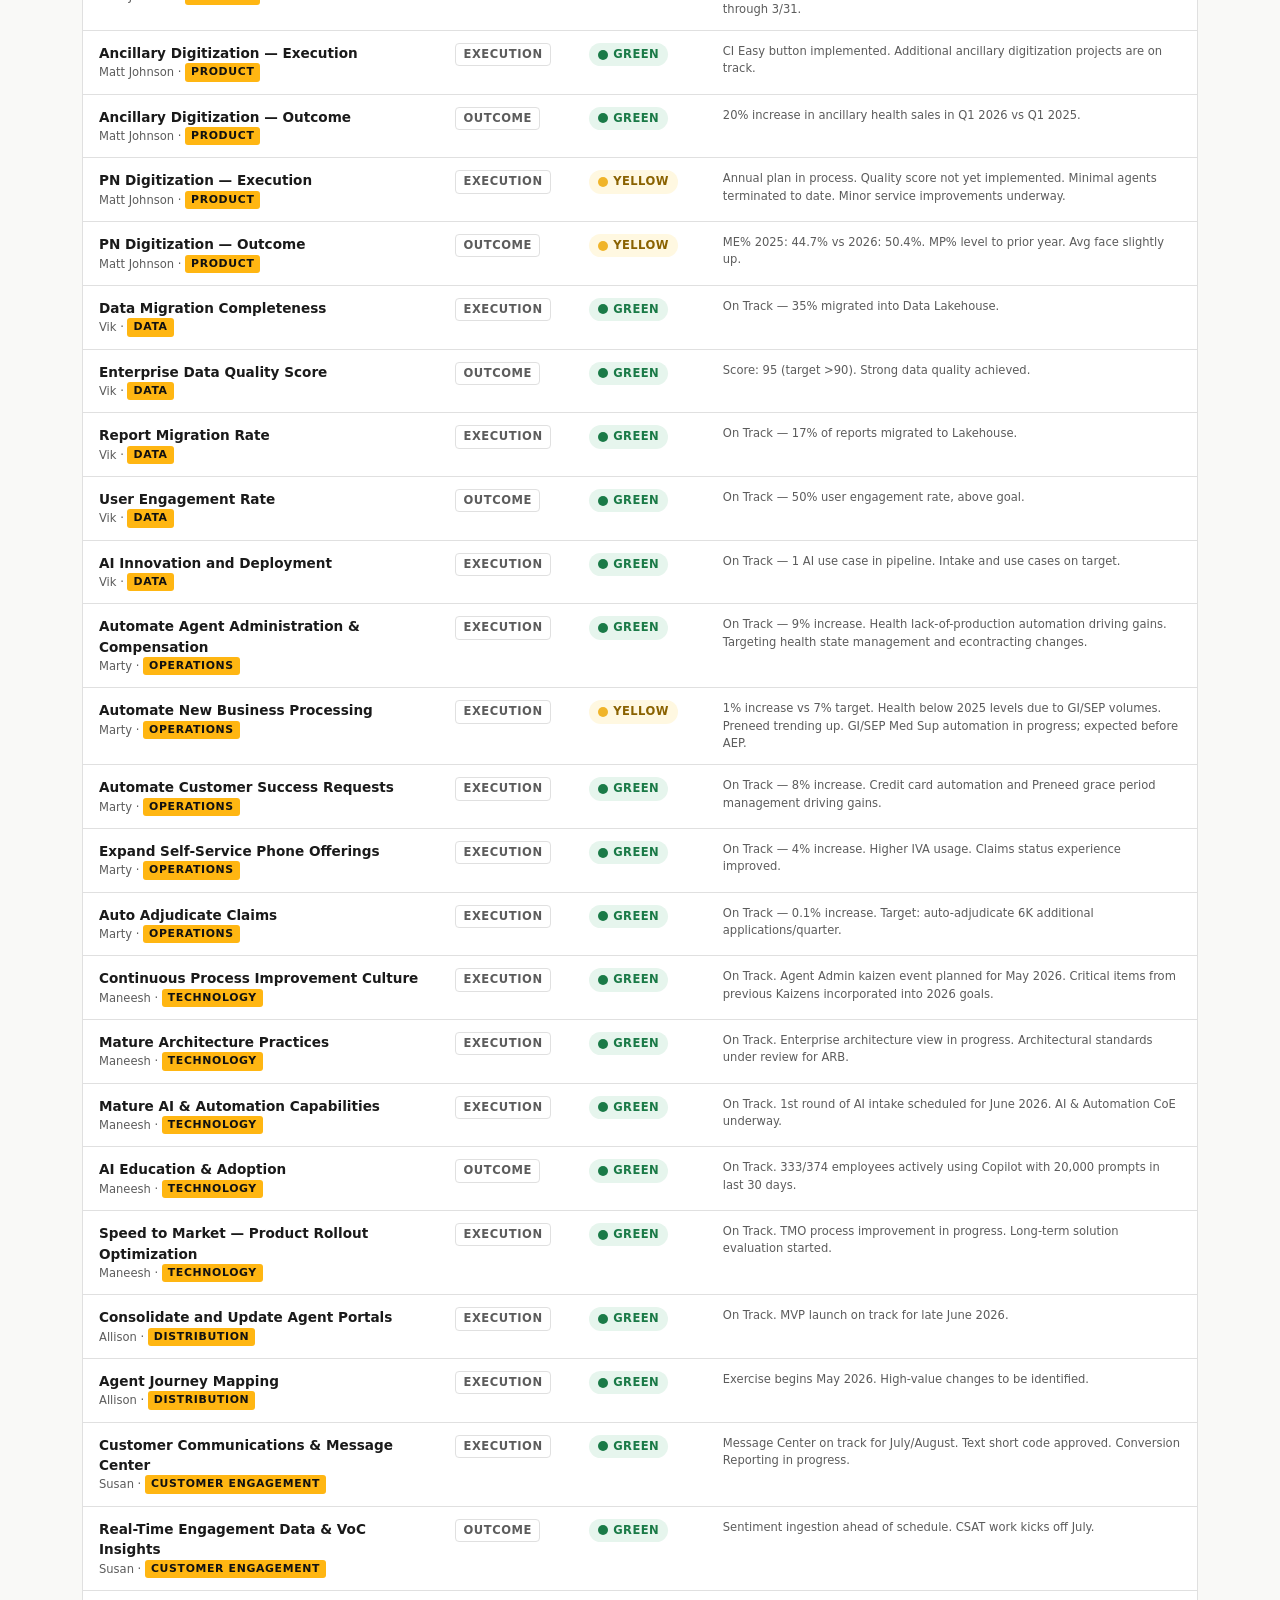
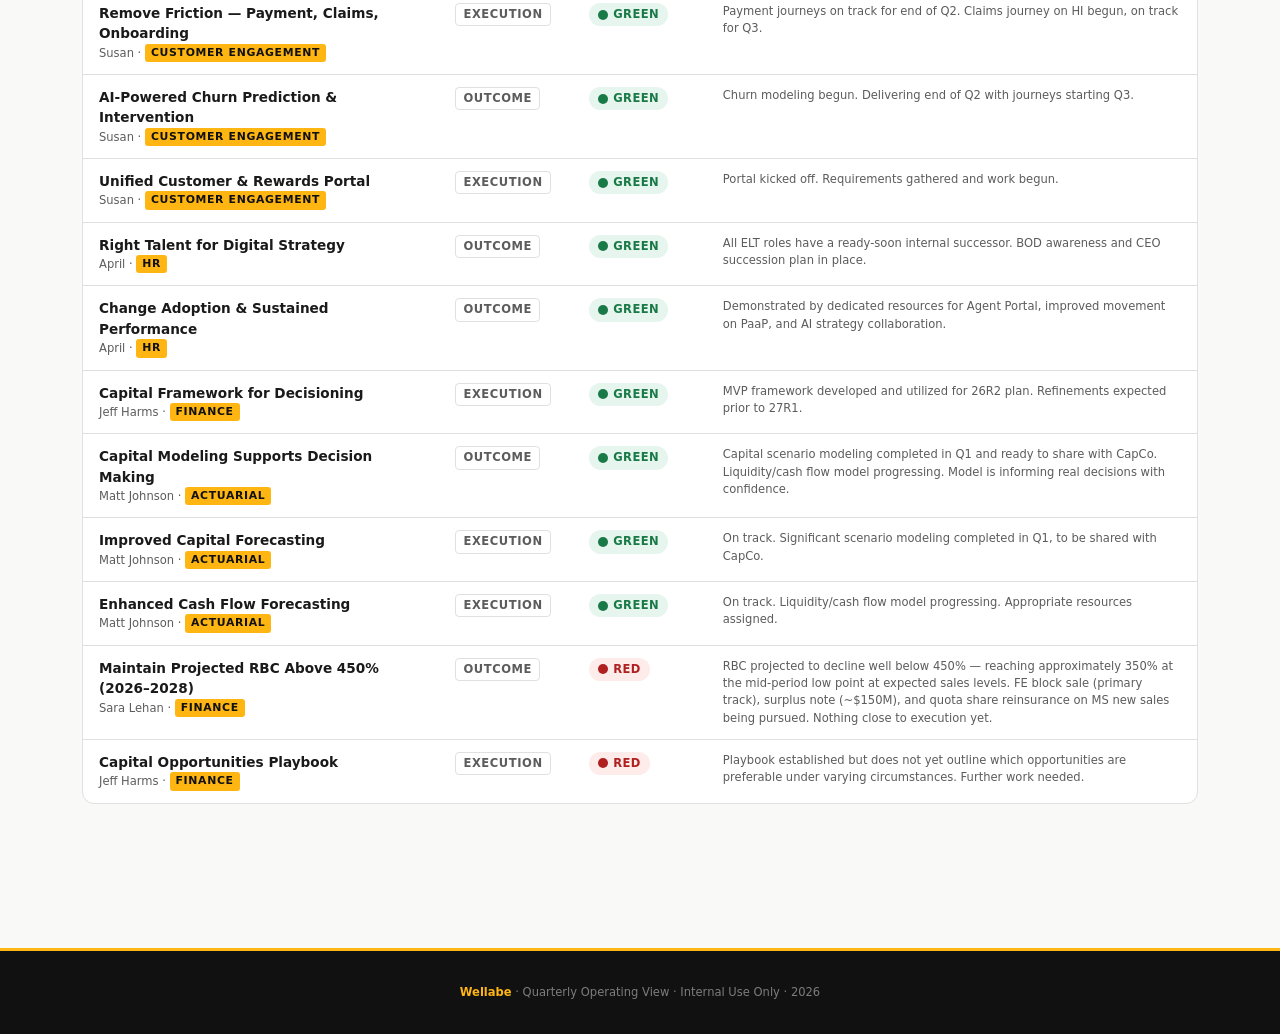
<file: quarterly.html>
<!DOCTYPE html>
<html lang="en">
<head>
  <meta charset="UTF-8">
  <meta name="viewport" content="width=device-width, initial-scale=1.0">
  <title>Quarterly Operating View — Wellabe</title>
  <link rel="stylesheet" href="css/style.css">
</head>
<body data-section="all">

<nav class="site-nav" role="navigation" aria-label="Main navigation">
  <div class="nav-inner">
    <a href="index.html" class="nav-logo" aria-label="Wellabe Strategy Home">
      <img src="img/wellabe-logo.png" alt="Wellabe" class="nav-logo-img">
      <div class="nav-logo-text">
        <span class="nav-logo-brand">Wellabe</span>
        <span class="nav-logo-sub">Strategy · 2025–2030</span>
      </div>
    </a>
    <button class="nav-hamburger" id="nav-hamburger" aria-label="Open navigation">
      <span></span><span></span><span></span>
    </button>
    <ul class="nav-links" id="nav-links" role="list">
      <li><a href="index.html"     class="nav-link" data-page="index.html">Home</a></li>
      <li><a href="growth.html"    class="nav-link" data-page="growth.html">Growth</a></li>
      <li><a href="digital.html"   class="nav-link" data-page="digital.html">Digital-First</a></li>
      <li><a href="capital.html"   class="nav-link" data-page="capital.html">Capital</a></li>
      <li><a href="quarterly.html" class="nav-link" data-page="quarterly.html">Quarterly View</a></li>
      <li><a href="learning.html"  class="nav-link" data-page="learning.html">Learning &amp; Risks</a></li>
      <span class="nav-badge" id="kpi-quarter"></span>
    </ul>
  </div>
</nav>

<header class="page-header">
  <div class="page-header-inner">
    <p class="page-header-eyebrow">Quarterly Operating View</p>
    <h1 id="memo-title">Q1 2026 Management Memo</h1>
    <div style="margin-top:var(--space-4);display:flex;align-items:center;gap:var(--space-3);">
      <label for="quarter-selector" style="font-size:var(--text-sm);color:rgba(255,255,255,0.7);font-weight:500;">View quarter:</label>
      <select id="quarter-selector" style="font-family:var(--font-body);font-size:var(--text-sm);font-weight:600;padding:0.35rem 0.75rem;border-radius:var(--radius);border:2px solid var(--wb-yellow);background:var(--wb-black);color:var(--wb-yellow);cursor:pointer;">
        <option value="Q1 2026" selected>Q1 2026</option>
        <option value="Q2 2026">Q2 2026</option>
        <option value="Q3 2026">Q3 2026</option>
        <option value="Q4 2026">Q4 2026</option>
      </select>
    </div>
    <p>A running record of where we stand, what's changed, and what we're doing about it. Updated every quarter. Built to keep leadership and the business aligned on the same set of facts.</p>
  </div>
</header>

<main>
  <div class="page-wrap">

    <!-- KPI SUMMARY BAR -->
    <section class="section">
      <p class="section-label">KPI Health — All Enablers</p>
      <p class="section-body" style="margin-bottom:var(--space-5);">36 total KPIs across Growth, Digital-First, and Capital. <strong style="color:var(--wb-ink);">31 green. 3 yellow. 2 red.</strong></p>
      <div id="kpi-summary"></div>
    </section>

    <!-- BOARD MEMO -->
    <div id="memo-section">
    <section class="section" aria-labelledby="memo-heading">
      <p class="section-label">Executive Summary</p>
      <h2 class="section-title" id="memo-heading">Q1 2026 Operating Memo</h2>

      <!-- Growth -->
      <div class="memo-block" style="margin-bottom:var(--space-6);">
        <div class="memo-header">
          <h3>📈 Growth</h3>
          <span class="memo-meta" id="kpi-updated"></span>
        </div>
        <div class="memo-body">
          <div class="memo-item">
            <span class="memo-item-label">Status</span>
            <div class="memo-item-body">
              <span class="status-chip green" style="margin-bottom:0.5rem;display:inline-flex;"><span class="status-dot green"></span>4 Green</span>
              &nbsp;
              <span class="status-chip yellow"><span class="status-dot yellow"></span>2 Yellow</span>
              &nbsp;
              <span class="status-chip" style="background:var(--wb-bg);color:var(--wb-muted);border:1px solid var(--wb-border);">0 Red</span>
            </div>
          </div>
          <div class="memo-item">
            <span class="memo-item-label">What's Working</span>
            <div class="memo-item-body">Medicare Supplement optimization is producing real value: $2M in YTD marketing allowance savings, $1.2M in incentive savings, 49% UW mix. Ancillary health sales up 20% in Q1 2026 vs. Q1 2025 — the CI Easy Button is in market and working. MS execution is ahead of plan on charter management (MO, CO, KS flipped) and weighted premium rerates (19%).</div>
          </div>
          <div class="memo-item">
            <span class="memo-item-label">What's Yellow</span>
            <div class="memo-item-body">Both Preneed (PN) KPIs are yellow. The PN quality score has not been implemented. No agents have been terminated yet. These actions are planned for coming months — the annual plan is in process. The PN outcome KPI (margin) reflects the transition period: multi-pay mix is improving but the full benefit of the pruning strategy won't show until Phase 2.</div>
          </div>
          <div class="memo-item">
            <span class="memo-item-label">What's Next</span>
            <div class="memo-item-body">Continue MS charter management — additional state rerate opportunities in pipeline. Advance ancillary health digital tooling. PN quality score and agent network refinements underway per annual plan timeline.</div>
          </div>
        </div>
      </div>

      <!-- Digital -->
      <div class="memo-block" style="margin-bottom:var(--space-6);">
        <div class="memo-header">
          <h3>⚡ Digital-First</h3>
        </div>
        <div class="memo-body">
          <div class="memo-item">
            <span class="memo-item-label">Status</span>
            <div class="memo-item-body">
              <span class="status-chip green" style="margin-bottom:0.5rem;display:inline-flex;"><span class="status-dot green"></span>23 Green</span>
              &nbsp;
              <span class="status-chip yellow"><span class="status-dot yellow"></span>1 Yellow</span>
            </div>
          </div>
          <div class="memo-item">
            <span class="memo-item-label">What's Working</span>
            <div class="memo-item-body">23 of 24 Digital KPIs are green — the strongest scorecard of any enabler. Data quality score at 95 (target &gt;90). User engagement rate 50%, above goal. 333 of 374 employees actively using Copilot with 20,000 prompts in last 30 days. Agent Portal MVP on track for late June. Churn modeling begun — delivering Q2 with journeys starting Q3. Payment journeys on track for end of Q2.</div>
          </div>
          <div class="memo-item">
            <span class="memo-item-label">What's Yellow</span>
            <div class="memo-item-body">New Business automation is yellow at 1% increase vs. 7% target. Health volumes are below 2025 levels due to GI/SEP complexity and a slight increase in underwritten cases not going STP. Automation projects for GI/SEP Med Sup are in progress and expected to launch before AEP. Preneed continues to trend up. No intervention required at this stage.</div>
          </div>
          <div class="memo-item">
            <span class="memo-item-label">What's Next</span>
            <div class="memo-item-body">Agent Portal MVP launch (June 2026). AI intake round 1 (June 2026). Message Center delivery (July/August). CSAT program kickoff (July). Customer Portal requirements gathering ongoing.</div>
          </div>
        </div>
      </div>

      <!-- Capital -->
      <div class="memo-block">
        <div class="memo-header">
          <h3>🏛️ Capital</h3>
        </div>
        <div class="memo-body">
          <div class="memo-item">
            <span class="memo-item-label">Status</span>
            <div class="memo-item-body">
              <span class="status-chip green" style="margin-bottom:0.5rem;display:inline-flex;"><span class="status-dot green"></span>4 Green</span>
              &nbsp;
              <span class="status-chip red"><span class="status-dot red"></span>2 Red</span>
            </div>
          </div>
          <div class="memo-item">
            <span class="memo-item-label">What's Working</span>
            <div class="memo-item-body">Capital framework is operational and was used for 26R2 planning. Actuarial modeling is on track — pre-covariance RBC within tolerance at ~2bps. Capital scenario modeling was completed in Q1 and is ready to be shared with CapCo. Cash flow forecasting model progressing with appropriate resources assigned.</div>
          </div>
          <div class="memo-item">
            <span class="memo-item-label">What's Red</span>
            <div class="memo-item-body">
              <strong>RBC trajectory:</strong> RBC projected to decline well below 450% — reaching approximately 350% at the mid-period low point at expected sales levels. The 450% target is not met under the baseline MS sales plan. Management is actively working three tracks in priority order: FE block sale (primary — monetizes existing asset), surplus note issuance (~$150M via KBW), and quota share reinsurance on MS new sales (GenRe). Nothing is close to execution yet. The RBC KPI is expected to move green as a solution reaches certainty.<br><br>
              <strong>Capital Playbook:</strong> Exists but does not yet specify which options are preferred under varying circumstances. Needs further work before it is a reliable decision tool.
            </div>
          </div>
          <div class="memo-item">
            <span class="memo-item-label">What's Next</span>
            <div class="memo-item-body">Advance capital solution tracks toward term sheets. Complete Capital Opportunities Playbook with circumstance-specific recommendations. Share CapCo capital scenario modeling. </div>
          </div>
        </div>
      </div>
    </section>

    </div><!-- /memo-section -->

    <!-- FUTURE QUARTER PLACEHOLDER -->
    <div id="future-memo-notice" style="display:none;text-align:center;padding:var(--space-10) var(--space-6);background:var(--wb-white);border:1px solid var(--wb-border);border-radius:var(--radius-lg);margin-bottom:var(--space-6);">
      <div style="font-size:2.5rem;margin-bottom:var(--space-3);">📋</div>
      <h3 style="font-size:var(--text-xl);margin-bottom:var(--space-3);">Results for <strong id="future-quarter-label">this quarter</strong> are not yet available.</h3>
      <p style="color:var(--wb-muted);font-size:var(--text-md);">Check back once the quarter closes and the team has completed the KPI review.</p>
    </div>

    <!-- FULL KPI TABLE -->
    <section class="section" aria-labelledby="full-kpi-heading">
      <p class="section-label">Full KPI Register</p>
      <h2 class="section-title" id="full-kpi-heading">All KPIs — <span id="kpi-quarter"></span></h2>

      <div class="kpi-table-wrap">
        <table class="kpi-table" aria-label="Full KPI register">
          <thead>
            <tr>
              <th style="width:32%">Objective · Owner · Department</th>
              <th style="width:12%">Type</th>
              <th style="width:12%">Status</th>
              <th>Q1 Narrative</th>
            </tr>
          </thead>
          <tbody id="kpi-table-body">
            <tr><td colspan="4" style="padding:2rem;text-align:center;color:var(--wb-muted);">Loading KPI data…</td></tr>
          </tbody>
        </table>
      </div>
    </section>

  </div>
</main>

<footer class="site-footer">
  <p><strong>Wellabe</strong> · Quarterly Operating View · Internal Use Only · <script>document.write(new Date().getFullYear())</script></p>
</footer>

<script src="js/main.js"></script>
</body>
</html>
</file>
<file: css/style.css>
/* ============================================================
   WELLABE STRATEGY OPERATING SYSTEM — STYLESHEET
   Brand: Wellabe yellow (#FFB612) + black (#1A1A1A)
   ============================================================ */

/* ---- DESIGN TOKENS ---- */
:root {
  /* Wellabe brand palette — yellow & black */
  --wb-yellow:       #FFB612;   /* Primary brand yellow */
  --wb-yellow-dark:  #E09E00;
  --wb-yellow-light: #FFF8E1;
  --wb-yellow-mid:   #FFD970;

  --wb-black:        #111111;   /* Deep black */
  --wb-slate:        #1A1A1A;   /* Near-black for headers */
  --wb-ink:          #1F1F1F;
  --wb-muted:        #5C5C5C;
  --wb-border:       #E0E0E0;

  --wb-bg:           #F9F9F7;
  --wb-white:        #FFFFFF;

  /* Status colors */
  --status-green:    #1A7A47;
  --status-green-bg: #E6F5ED;
  --status-yellow:   #8A6200;
  --status-yellow-bg:#FFF8E1;
  --status-red:      #B02020;
  --status-red-bg:   #FDECEA;

  /* Type scale */
  --font-display: 'Playfair Display', Georgia, serif;
  --font-body:    'DM Sans', system-ui, sans-serif;

  --text-xs:   0.72rem;
  --text-sm:   0.85rem;
  --text-base: 1rem;
  --text-md:   1.1rem;
  --text-lg:   1.25rem;
  --text-xl:   1.55rem;
  --text-2xl:  2rem;
  --text-3xl:  2.75rem;
  --text-hero: 3.5rem;

  --space-1: 0.25rem;
  --space-2: 0.5rem;
  --space-3: 0.75rem;
  --space-4: 1rem;
  --space-5: 1.5rem;
  --space-6: 2rem;
  --space-8: 3rem;
  --space-10: 4rem;
  --space-12: 5rem;

  --radius-sm: 3px;
  --radius:    6px;
  --radius-lg: 12px;

  --shadow-sm: 0 1px 3px rgba(0,0,0,0.10);
  --shadow:    0 2px 10px rgba(0,0,0,0.13);
  --shadow-lg: 0 8px 32px rgba(0,0,0,0.16);

  --max-w: 1180px;
  --nav-h: 60px;
}

/* ---- RESET & BASE ---- */
*, *::before, *::after { box-sizing: border-box; margin: 0; padding: 0; }
html { font-size: 16px; scroll-behavior: smooth; }
body {
  font-family: var(--font-body);
  font-size: var(--text-base);
  color: var(--wb-ink);
  background: var(--wb-bg);
  line-height: 1.65;
  -webkit-font-smoothing: antialiased;
}
a { color: var(--wb-black); text-decoration: none; }
a:hover { text-decoration: underline; }
h1, h2, h3, h4, h5 {
  font-family: var(--font-display);
  color: var(--wb-slate);
  line-height: 1.2;
  font-weight: 700;
}
img { display: block; max-width: 100%; }
ul { list-style: none; }

@import url('https://fonts.googleapis.com/css2?family=Playfair+Display:wght@600;700;800&family=DM+Sans:wght@300;400;500;600&display=swap');

/* ============================================================
   NAVIGATION
   ============================================================ */
.site-nav {
  position: sticky;
  top: 0;
  z-index: 100;
  background: var(--wb-black);
  border-bottom: 3px solid var(--wb-yellow);
  height: var(--nav-h);
  display: flex;
  align-items: center;
  box-shadow: 0 2px 12px rgba(0,0,0,0.35);
}

.nav-inner {
  max-width: var(--max-w);
  margin: 0 auto;
  padding: 0 var(--space-6);
  width: 100%;
  display: flex;
  align-items: center;
  justify-content: space-between;
  gap: var(--space-6);
}

.nav-logo {
  display: flex;
  align-items: center;
  gap: var(--space-3);
  text-decoration: none;
  flex-shrink: 0;
}
.nav-logo:hover { text-decoration: none; }

.nav-logo-icon { width: 36px; height: 36px; flex-shrink: 0; }
.nav-logo-img  { width: 36px; height: 36px; flex-shrink: 0; border-radius: 6px; display: block; object-fit: cover; }

.nav-logo-text {
  display: flex;
  flex-direction: column;
  line-height: 1;
}

.nav-logo-brand {
  font-family: var(--font-display);
  font-size: 1.15rem;
  font-weight: 700;
  color: var(--wb-yellow);
  letter-spacing: -0.01em;
}

.nav-logo-sub {
  font-size: var(--text-xs);
  color: rgba(255,255,255,0.5);
  letter-spacing: 0.06em;
  text-transform: uppercase;
  font-weight: 500;
}

.nav-links {
  display: flex;
  align-items: center;
  gap: var(--space-1);
}

.nav-link {
  font-size: var(--text-sm);
  font-weight: 500;
  color: rgba(255,255,255,0.7);
  padding: var(--space-2) var(--space-3);
  border-radius: var(--radius);
  transition: color 0.15s, background 0.15s;
  white-space: nowrap;
}
.nav-link:hover { color: var(--wb-yellow); background: rgba(255,182,18,0.12); text-decoration: none; }
.nav-link.active { color: var(--wb-black); background: var(--wb-yellow); font-weight: 600; }

.nav-badge {
  display: inline-flex;
  align-items: center;
  gap: var(--space-1);
  font-size: var(--text-xs);
  color: rgba(255,255,255,0.45);
  border: 1px solid rgba(255,255,255,0.18);
  border-radius: 20px;
  padding: 2px var(--space-2);
  margin-left: var(--space-3);
  font-weight: 500;
}

/* ============================================================
   PAGE WRAPPER
   ============================================================ */
.page-wrap {
  max-width: var(--max-w);
  margin: 0 auto;
  padding: 0 var(--space-6);
}

/* ============================================================
   HERO / PAGE HEADERS
   ============================================================ */
.page-header {
  background: var(--wb-black);
  color: var(--wb-white);
  padding: var(--space-10) var(--space-6);
  position: relative;
  overflow: hidden;
  border-bottom: 4px solid var(--wb-yellow);
}

.page-header::before {
  content: '';
  position: absolute;
  inset: 0;
  background: linear-gradient(135deg, #2a2a2a 0%, var(--wb-black) 70%);
}

/* Yellow accent circle */
.page-header::after {
  content: '';
  position: absolute;
  top: -80px;
  right: -80px;
  width: 380px;
  height: 380px;
  border-radius: 50%;
  background: var(--wb-yellow);
  opacity: 0.07;
  pointer-events: none;
}

.page-header-inner {
  position: relative;
  max-width: var(--max-w);
  margin: 0 auto;
}

.page-header-eyebrow {
  font-size: var(--text-xs);
  letter-spacing: 0.12em;
  text-transform: uppercase;
  color: var(--wb-yellow);
  font-weight: 600;
  margin-bottom: var(--space-3);
}

.page-header h1 {
  font-size: var(--text-hero);
  color: var(--wb-white);
  max-width: 720px;
  margin-bottom: var(--space-4);
  line-height: 1.08;
}

.page-header p {
  font-size: var(--text-lg);
  color: rgba(255,255,255,0.72);
  max-width: 620px;
  line-height: 1.55;
}

/* Enabler-specific accents */
.page-header.growth::before  { background: linear-gradient(135deg, #1e2e1e 0%, var(--wb-black) 70%); }
.page-header.digital::before { background: linear-gradient(135deg, #1a1e2e 0%, var(--wb-black) 70%); }
.page-header.capital::before { background: linear-gradient(135deg, #2e1e1a 0%, var(--wb-black) 70%); }

/* ============================================================
   SECTION LAYOUT
   ============================================================ */
.section { padding: var(--space-10) 0; }
.section + .section { border-top: 1px solid var(--wb-border); }

.section-label {
  font-size: var(--text-xs);
  letter-spacing: 0.1em;
  text-transform: uppercase;
  color: var(--wb-yellow-dark);
  font-weight: 700;
  margin-bottom: var(--space-3);
}

.section-title { font-size: var(--text-2xl); margin-bottom: var(--space-4); }

.section-body {
  font-size: var(--text-md);
  color: var(--wb-muted);
  max-width: 760px;
  line-height: 1.7;
}

.two-col   { display: grid; grid-template-columns: 1fr 1fr; gap: var(--space-6); }
.three-col { display: grid; grid-template-columns: repeat(3, 1fr); gap: var(--space-5); }

/* ============================================================
   CARDS
   ============================================================ */
.card {
  background: var(--wb-white);
  border: 1px solid var(--wb-border);
  border-radius: var(--radius-lg);
  padding: var(--space-5);
  box-shadow: var(--shadow-sm);
}

.card-label {
  font-size: var(--text-xs);
  letter-spacing: 0.08em;
  text-transform: uppercase;
  color: var(--wb-muted);
  font-weight: 600;
  margin-bottom: var(--space-2);
}

.card-title { font-size: var(--text-lg); margin-bottom: var(--space-2); }
.card-body  { font-size: var(--text-sm); color: var(--wb-muted); line-height: 1.65; }

/* ============================================================
   STATUS CHIPS & DOTS
   ============================================================ */
.status-dot {
  display: inline-block;
  width: 10px; height: 10px;
  border-radius: 50%;
  flex-shrink: 0;
}
.status-dot.green  { background: var(--status-green); }
.status-dot.yellow { background: #F0B429; }
.status-dot.red    { background: var(--status-red); }

.status-chip {
  display: inline-flex;
  align-items: center;
  gap: 5px;
  font-size: var(--text-xs);
  font-weight: 600;
  letter-spacing: 0.04em;
  text-transform: uppercase;
  padding: 3px 9px;
  border-radius: 20px;
}
.status-chip.green  { color: var(--status-green);  background: var(--status-green-bg); }
.status-chip.yellow { color: var(--status-yellow); background: var(--status-yellow-bg); }
.status-chip.red    { color: var(--status-red);    background: var(--status-red-bg); }

/* ============================================================
   KPI SCORECARD
   ============================================================ */
.kpi-summary-bar {
  display: grid;
  grid-template-columns: repeat(3, 1fr);
  gap: var(--space-4);
  margin-bottom: var(--space-6);
}

.kpi-summary-card {
  background: var(--wb-white);
  border: 1px solid var(--wb-border);
  border-top: 3px solid var(--wb-yellow);
  border-radius: var(--radius-lg);
  padding: var(--space-5);
  display: flex;
  flex-direction: column;
  gap: var(--space-3);
  text-decoration: none;
  transition: box-shadow 0.15s, transform 0.15s, border-color 0.15s;
}
a.kpi-summary-card:hover {
  box-shadow: var(--shadow);
  transform: translateY(-2px);
  border-color: var(--wb-yellow);
  text-decoration: none;
}

.kpi-summary-card h4 {
  font-family: var(--font-body);
  font-size: var(--text-sm);
  font-weight: 600;
  color: var(--wb-muted);
  text-transform: uppercase;
  letter-spacing: 0.06em;
}

.kpi-summary-pills { display: flex; gap: var(--space-2); flex-wrap: wrap; }

.kpi-pill {
  display: flex;
  align-items: center;
  gap: 6px;
  padding: var(--space-2) var(--space-3);
  border-radius: var(--radius);
  font-size: var(--text-sm);
  font-weight: 600;
}
.kpi-pill .kpi-count { font-size: var(--text-lg); font-weight: 700; line-height: 1; }
.kpi-pill.green  { background: var(--status-green-bg);  color: var(--status-green); }
.kpi-pill.yellow { background: var(--status-yellow-bg); color: var(--status-yellow); }
.kpi-pill.red    { background: var(--status-red-bg);    color: var(--status-red); }

.kpi-table-wrap {
  overflow: hidden;
  border: 1px solid var(--wb-border);
  border-radius: var(--radius-lg);
  background: var(--wb-white);
  margin-top: var(--space-4);
}

.kpi-table {
  width: 100%;
  border-collapse: collapse;
  font-size: var(--text-sm);
}

.kpi-table th {
  background: var(--wb-black);
  color: rgba(255,255,255,0.8);
  font-family: var(--font-body);
  font-size: var(--text-xs);
  font-weight: 600;
  text-transform: uppercase;
  letter-spacing: 0.07em;
  padding: var(--space-3) var(--space-4);
  text-align: left;
}

.kpi-table td {
  padding: var(--space-3) var(--space-4);
  border-top: 1px solid var(--wb-border);
  vertical-align: top;
  line-height: 1.5;
}
.kpi-table tr:hover td { background: var(--wb-yellow-light); }
.kpi-table .kpi-objective { font-weight: 600; color: var(--wb-slate); }
.kpi-table .kpi-owner     { color: var(--wb-muted); font-size: var(--text-xs); }
.kpi-table .kpi-narrative { color: var(--wb-muted); font-size: var(--text-xs); max-width: 480px; }
.kpi-dept {
  display: inline-block;
  font-size: 0.68rem;
  font-weight: 700;
  text-transform: uppercase;
  letter-spacing: 0.06em;
  color: var(--wb-black);
  background: var(--wb-yellow);
  padding: 1px 6px;
  border-radius: 3px;
  vertical-align: middle;
}

.kpi-type-badge {
  display: inline-block;
  font-size: var(--text-xs);
  font-weight: 600;
  padding: 2px 7px;
  border-radius: 4px;
  border: 1px solid var(--wb-border);
  color: var(--wb-muted);
  text-transform: uppercase;
  letter-spacing: 0.05em;
}

/* ============================================================
   BELIEF BLOCKS
   ============================================================ */
.belief-grid { display: grid; grid-template-columns: repeat(2, 1fr); gap: var(--space-4); }

.belief-card {
  background: var(--wb-white);
  border: 1px solid var(--wb-border);
  border-left: 4px solid var(--wb-yellow);
  border-radius: var(--radius);
  padding: var(--space-4) var(--space-5);
}

.belief-card h4 {
  font-size: var(--text-base);
  margin-bottom: var(--space-2);
  font-family: var(--font-body);
  font-weight: 600;
}
.belief-card p { font-size: var(--text-sm); color: var(--wb-muted); line-height: 1.6; }

/* ============================================================
   ENABLER TILES
   ============================================================ */
.enabler-grid { display: grid; grid-template-columns: repeat(3, 1fr); gap: var(--space-5); }

.enabler-tile {
  background: var(--wb-white);
  border: 1px solid var(--wb-border);
  border-radius: var(--radius-lg);
  padding: var(--space-6);
  text-decoration: none;
  transition: box-shadow 0.2s, transform 0.2s, border-color 0.2s;
  display: flex;
  flex-direction: column;
  gap: var(--space-3);
  position: relative;
  overflow: hidden;
}
.enabler-tile:hover {
  box-shadow: var(--shadow-lg);
  transform: translateY(-2px);
  border-color: var(--wb-yellow);
  text-decoration: none;
}

.enabler-tile-accent {
  position: absolute;
  top: 0; left: 0; right: 0;
  height: 4px;
  background: var(--wb-yellow);
}

.enabler-tile-icon {
  width: 44px; height: 44px;
  border-radius: var(--radius);
  display: flex;
  align-items: center;
  justify-content: center;
  font-size: 1.3rem;
  background: var(--wb-yellow-light);
}

.enabler-tile h3 { font-size: var(--text-lg); color: var(--wb-slate); }
.enabler-tile p  { font-size: var(--text-sm); color: var(--wb-muted); line-height: 1.6; flex: 1; }

.enabler-tile-status {
  display: flex;
  align-items: center;
  gap: var(--space-3);
  padding-top: var(--space-3);
  border-top: 1px solid var(--wb-border);
  flex-wrap: wrap;
}

.enabler-tile-link { font-size: var(--text-sm); font-weight: 600; color: var(--wb-yellow-dark); margin-left: auto; }

/* ============================================================
   NORTH STAR BLOCK
   ============================================================ */
.north-star-block {
  background: var(--wb-black);
  border-radius: var(--radius-lg);
  padding: var(--space-8);
  color: var(--wb-white);
  position: relative;
  overflow: hidden;
  margin-bottom: var(--space-8);
  border-left: 6px solid var(--wb-yellow);
}

.north-star-block::before {
  content: '';
  position: absolute;
  right: -60px; top: -60px;
  width: 280px; height: 280px;
  border-radius: 50%;
  background: var(--wb-yellow);
  opacity: 0.08;
}

.north-star-label {
  font-size: var(--text-xs);
  letter-spacing: 0.12em;
  text-transform: uppercase;
  color: var(--wb-yellow);
  font-weight: 700;
  margin-bottom: var(--space-3);
}

.north-star-block h2 {
  font-size: var(--text-3xl);
  color: var(--wb-white);
  max-width: 640px;
  line-height: 1.15;
  position: relative;
}

.north-star-block p {
  margin-top: var(--space-4);
  color: rgba(255,255,255,0.68);
  max-width: 560px;
  font-size: var(--text-md);
  position: relative;
}

/* ============================================================
   QUARTERLY MEMO
   ============================================================ */
.memo-block {
  background: var(--wb-white);
  border: 1px solid var(--wb-border);
  border-radius: var(--radius-lg);
  overflow: hidden;
}

.memo-header {
  background: var(--wb-black);
  color: var(--wb-white);
  padding: var(--space-5) var(--space-6);
  display: flex;
  align-items: center;
  justify-content: space-between;
  flex-wrap: wrap;
  gap: var(--space-3);
  border-bottom: 3px solid var(--wb-yellow);
}

.memo-header h3 { font-size: var(--text-xl); color: var(--wb-white); }
.memo-meta      { font-size: var(--text-xs); color: rgba(255,255,255,0.5); letter-spacing: 0.06em; text-transform: uppercase; }

.memo-body { padding: var(--space-6); }

.memo-item {
  padding: var(--space-4) 0;
  border-bottom: 1px solid var(--wb-border);
  display: grid;
  grid-template-columns: 100px 1fr;
  gap: var(--space-4);
  align-items: start;
}
.memo-item:last-child { border-bottom: none; }

.memo-item-label {
  font-size: var(--text-xs);
  font-weight: 700;
  text-transform: uppercase;
  letter-spacing: 0.07em;
  color: var(--wb-muted);
  padding-top: 2px;
}
.memo-item-body { font-size: var(--text-sm); line-height: 1.7; color: var(--wb-ink); }

/* ============================================================
   LEARNING & DECISIONS EDITOR
   ============================================================ */
.learning-controls { display: flex; gap: var(--space-3); margin-bottom: var(--space-5); flex-wrap: wrap; }

.btn {
  display: inline-flex;
  align-items: center;
  gap: var(--space-2);
  padding: var(--space-2) var(--space-4);
  border-radius: var(--radius);
  font-size: var(--text-sm);
  font-weight: 600;
  cursor: pointer;
  border: none;
  transition: opacity 0.15s, box-shadow 0.15s;
  font-family: var(--font-body);
}
.btn:hover { opacity: 0.88; box-shadow: var(--shadow); }

.btn-primary  { background: var(--wb-yellow); color: var(--wb-black); }
.btn-ghost    { background: var(--wb-white); color: var(--wb-muted); border: 1px solid var(--wb-border); }
.btn-danger   { background: var(--status-red-bg); color: var(--status-red); border: 1px solid rgba(176,32,32,0.2); }

.learning-items { display: flex; flex-direction: column; gap: var(--space-4); }

.learning-item {
  background: var(--wb-white);
  border: 1px solid var(--wb-border);
  border-radius: var(--radius-lg);
  padding: var(--space-5);
  position: relative;
}

.learning-item-header {
  display: flex;
  align-items: flex-start;
  justify-content: space-between;
  gap: var(--space-4);
  margin-bottom: var(--space-3);
}

.learning-item-type {
  display: inline-flex;
  align-items: center;
  gap: 5px;
  font-size: var(--text-xs);
  font-weight: 700;
  text-transform: uppercase;
  letter-spacing: 0.07em;
  padding: 3px 9px;
  border-radius: 20px;
}
.learning-item-type.decision   { background: #EAF4FB; color: #1A6FA0; }
.learning-item-type.assumption { background: var(--status-yellow-bg); color: var(--status-yellow); }
.learning-item-type.risk       { background: var(--status-red-bg); color: var(--status-red); }

.learning-item h4          { font-size: var(--text-base); font-family: var(--font-body); font-weight: 600; }
.learning-item-meta        { font-size: var(--text-xs); color: var(--wb-muted); margin-top: var(--space-1); }
.learning-item-body        { font-size: var(--text-sm); color: var(--wb-muted); line-height: 1.65; margin-bottom: var(--space-2); }

.learning-item-impact {
  font-size: var(--text-xs);
  font-weight: 600;
  color: var(--wb-ink);
  background: var(--wb-bg);
  padding: var(--space-2) var(--space-3);
  border-radius: var(--radius-sm);
  border-left: 3px solid var(--wb-yellow);
  margin-top: var(--space-3);
}

/* Long-form decision entries: body paragraphs */
.learning-item .learning-item-body {
  font-size: var(--text-sm);
  color: var(--wb-muted);
  line-height: 1.72;
}

/* Collapsible long entries — show first para, expand on click */
.learning-item-body-wrap {
  position: relative;
}

.learning-item-toggle {
  background: none;
  border: none;
  color: var(--wb-yellow-dark);
  font-size: var(--text-xs);
  font-weight: 700;
  cursor: pointer;
  padding: var(--space-2) 0;
  font-family: var(--font-body);
  letter-spacing: 0.03em;
}
.learning-item-toggle:hover { text-decoration: underline; }

.learning-item-actions {
  position: absolute;
  top: var(--space-4); right: var(--space-4);
  display: flex;
  gap: var(--space-2);
  opacity: 0;
  transition: opacity 0.15s;
}
.learning-item:hover .learning-item-actions { opacity: 1; }

/* ============================================================
   MODAL
   ============================================================ */
.modal-overlay {
  display: none;
  position: fixed;
  inset: 0;
  background: rgba(0,0,0,0.6);
  z-index: 200;
  align-items: center;
  justify-content: center;
  padding: var(--space-4);
}
.modal-overlay.open { display: flex; }

.modal {
  background: var(--wb-white);
  border-radius: var(--radius-lg);
  padding: var(--space-6);
  width: 100%;
  max-width: 580px;
  box-shadow: var(--shadow-lg);
  border-top: 4px solid var(--wb-yellow);
}

.modal h3 { font-size: var(--text-xl); margin-bottom: var(--space-5); }

.form-group { margin-bottom: var(--space-4); }
.form-group label { display: block; font-size: var(--text-sm); font-weight: 600; color: var(--wb-ink); margin-bottom: var(--space-2); }
.form-group input,
.form-group select,
.form-group textarea {
  width: 100%;
  padding: var(--space-2) var(--space-3);
  border: 1px solid var(--wb-border);
  border-radius: var(--radius);
  font-family: var(--font-body);
  font-size: var(--text-sm);
  color: var(--wb-ink);
  background: var(--wb-bg);
  transition: border-color 0.15s;
}
.form-group input:focus,
.form-group select:focus,
.form-group textarea:focus {
  outline: none;
  border-color: var(--wb-yellow);
  box-shadow: 0 0 0 3px rgba(255,182,18,0.18);
}
.form-group textarea { resize: vertical; min-height: 80px; }

.modal-actions { display: flex; justify-content: flex-end; gap: var(--space-3); margin-top: var(--space-5); }

/* ============================================================
   STRATEGY LAYERS
   ============================================================ */
.strategy-layers { display: flex; flex-direction: column; gap: var(--space-2); }

.strategy-layer {
  background: var(--wb-white);
  border: 1px solid var(--wb-border);
  border-radius: var(--radius);
  padding: var(--space-4) var(--space-5);
  display: flex;
  align-items: center;
  gap: var(--space-4);
}

.strategy-layer-num {
  width: 28px; height: 28px;
  border-radius: 50%;
  background: var(--wb-yellow);
  color: var(--wb-black);
  display: flex;
  align-items: center;
  justify-content: center;
  font-size: var(--text-xs);
  font-weight: 800;
  flex-shrink: 0;
}

.strategy-layer-body h4 { font-family: var(--font-body); font-weight: 600; font-size: var(--text-sm); color: var(--wb-slate); }
.strategy-layer-body p  { font-size: var(--text-xs); color: var(--wb-muted); margin-top: 2px; }

/* ============================================================
   PHASE CARDS
   ============================================================ */
.phases { display: grid; grid-template-columns: repeat(3, 1fr); gap: var(--space-4); }

.phase-card {
  background: var(--wb-white);
  border: 1px solid var(--wb-border);
  border-radius: var(--radius-lg);
  overflow: hidden;
}

.phase-header {
  background: var(--wb-black);
  padding: var(--space-3) var(--space-4);
  border-bottom: 3px solid var(--wb-yellow);
}
.phase-header h4       { font-family: var(--font-body); font-size: var(--text-sm); font-weight: 700; color: var(--wb-white); }
.phase-header .phase-dates { font-size: var(--text-xs); color: var(--wb-yellow); margin-top: 1px; }

.phase-body { padding: var(--space-4); }
.phase-body ul { display: flex; flex-direction: column; gap: var(--space-2); }
.phase-body li {
  font-size: var(--text-sm);
  color: var(--wb-ink);
  padding-left: var(--space-4);
  position: relative;
  line-height: 1.5;
}
.phase-body li::before {
  content: '→';
  position: absolute;
  left: 0;
  color: var(--wb-yellow-dark);
  font-size: var(--text-xs);
  top: 1px;
  font-weight: 700;
}

/* ============================================================
   TRACEABILITY CHAIN
   ============================================================ */
.trace-chain {
  display: flex;
  align-items: center;
  gap: var(--space-2);
  flex-wrap: wrap;
  font-size: var(--text-xs);
  color: var(--wb-muted);
  margin-bottom: var(--space-5);
}
.trace-chain-item {
  background: var(--wb-white);
  border: 1px solid var(--wb-border);
  padding: 3px 10px;
  border-radius: 20px;
  font-weight: 500;
  white-space: nowrap;
}
.trace-chain-item.active {
  background: var(--wb-yellow);
  border-color: var(--wb-yellow);
  color: var(--wb-black);
  font-weight: 700;
}
.trace-chain-arrow { color: var(--wb-border); font-size: 1rem; }

/* Clickable trace-chain anchor nav */
.trace-chain-item a {
  color: inherit;
  text-decoration: none;
  display: block;
}
.trace-chain-item:not(.active):hover {
  background: var(--wb-yellow-light);
  border-color: var(--wb-yellow);
  cursor: pointer;
}
.trace-chain-item:not(.active):hover a { color: var(--wb-black); }

/* ============================================================
   FOOTER
   ============================================================ */
.site-footer {
  background: var(--wb-black);
  color: rgba(255,255,255,0.45);
  padding: var(--space-6);
  margin-top: var(--space-12);
  font-size: var(--text-xs);
  text-align: center;
  border-top: 3px solid var(--wb-yellow);
}
.site-footer strong { color: var(--wb-yellow); font-weight: 600; }

/* ============================================================
   UTILITIES
   ============================================================ */
.tag {
  display: inline-block;
  padding: 2px 8px;
  border-radius: 4px;
  font-size: var(--text-xs);
  font-weight: 600;
  background: var(--wb-yellow-light);
  color: var(--wb-yellow-dark);
}
.divider { border: none; border-top: 1px solid var(--wb-border); margin: var(--space-6) 0; }

/* ============================================================
   RESPONSIVE
   ============================================================ */
/* ============================================================
   HAMBURGER MENU (mobile)
   ============================================================ */
.nav-hamburger {
  display: none;
  flex-direction: column;
  gap: 5px;
  cursor: pointer;
  background: none;
  border: none;
  padding: var(--space-2);
  margin-left: auto;
}
.nav-hamburger span {
  display: block;
  width: 24px;
  height: 2px;
  background: rgba(255,255,255,0.85);
  border-radius: 2px;
  transition: transform 0.2s, opacity 0.2s;
}
.nav-hamburger.open span:nth-child(1) { transform: translateY(7px) rotate(45deg); }
.nav-hamburger.open span:nth-child(2) { opacity: 0; }
.nav-hamburger.open span:nth-child(3) { transform: translateY(-7px) rotate(-45deg); }

@media (max-width: 900px) {
  :root { --text-hero: 2.4rem; --text-3xl: 2rem; }
  .enabler-grid, .three-col, .phases, .kpi-summary-bar { grid-template-columns: 1fr 1fr; }
  .belief-grid, .two-col { grid-template-columns: 1fr; }

  .nav-hamburger { display: flex; }

  .nav-links {
    display: none;
    position: absolute;
    top: var(--nav-h);
    left: 0; right: 0;
    background: var(--wb-black);
    border-bottom: 3px solid var(--wb-yellow);
    flex-direction: column;
    padding: var(--space-3) var(--space-4);
    gap: var(--space-1);
    z-index: 99;
    box-shadow: var(--shadow-lg);
  }
  .nav-links.open {
    display: flex;
  }
  .nav-links li { width: 100%; }
  .nav-link { display: block; padding: var(--space-3) var(--space-3); font-size: var(--text-base); }
  .nav-badge { display: none; }
  .site-nav { position: sticky; } /* ensure it stays sticky */
}

@media (max-width: 600px) {
  :root { --text-hero: 2rem; }
  .enabler-grid, .three-col, .phases, .kpi-summary-bar { grid-template-columns: 1fr; }
  .page-wrap { padding: 0 var(--space-4); }
  .memo-item { grid-template-columns: 1fr; gap: var(--space-1); }
}
</file>
